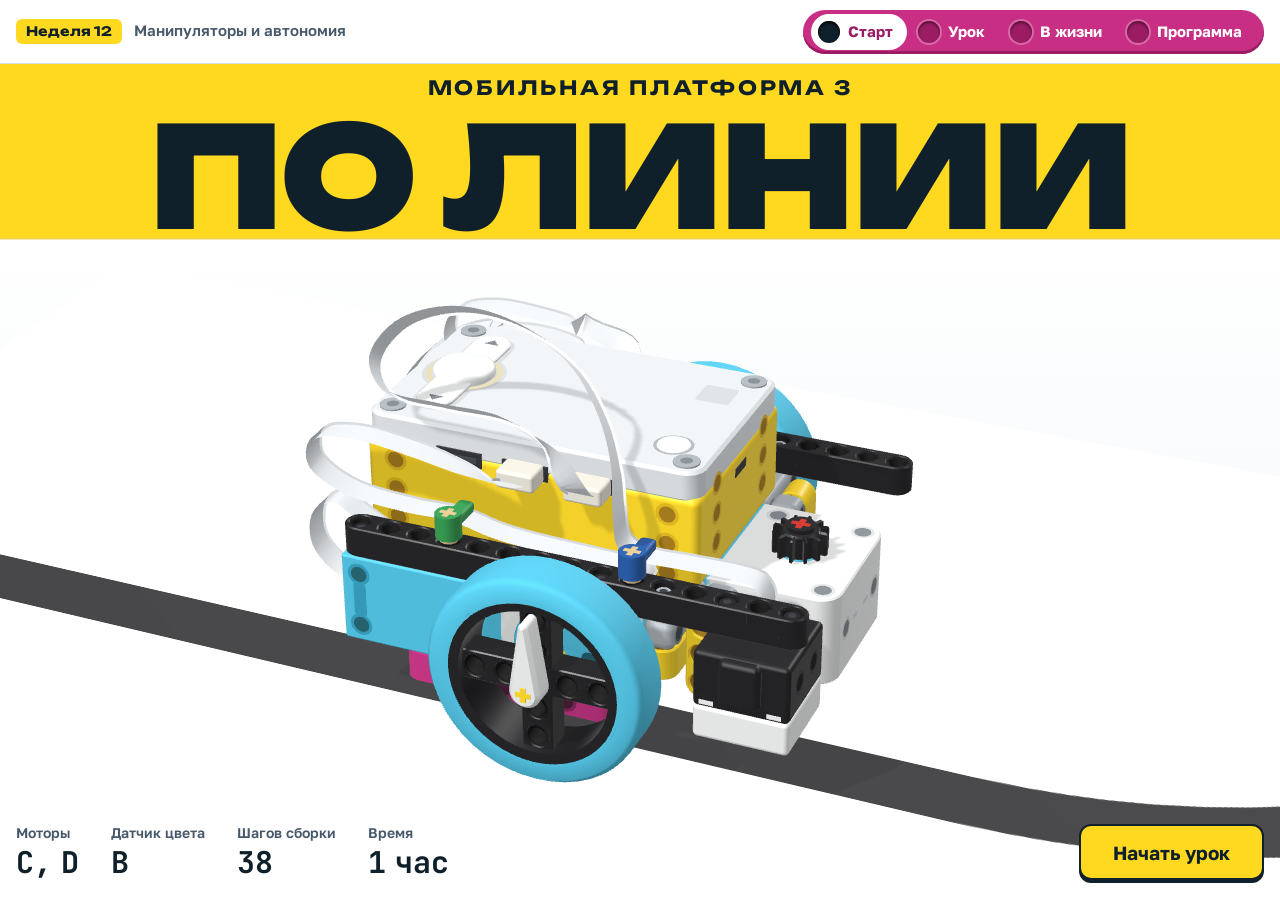
<file: index.html>
<!doctype html>
<html lang="ru">
<head>
<meta charset="utf-8">
<meta name="viewport" content="width=device-width, initial-scale=1, viewport-fit=cover">
<title>По линии</title>
<meta name="claude:viewport-fit-sides" content="cover">
<link rel="preconnect" href="https://fonts.googleapis.com">
<link rel="preconnect" href="https://fonts.gstatic.com" crossorigin>
<link rel="stylesheet" href="css/style.css">
<link rel="stylesheet" href="css/start.css">
<link rel="stylesheet" href="css/lesson.css">
<link rel="stylesheet" href="css/examples.css">
<link rel="stylesheet" href="css/blocks.css">
<link rel="stylesheet" href="css/program.css">
</head>
<body>
<header class="topbar">
  <a class="topbar__brand" href="#start" aria-label="По линии, на старт">
    <span class="topbar__week">Неделя 12</span>
    <span class="topbar__topic">Манипуляторы и автономия</span>
  </a>
  <nav class="beam" aria-label="Разделы урока">
    <a class="beam__stop" href="#start" data-view="start"><span class="beam__hole"></span><span class="beam__label">Старт</span></a>
    <a class="beam__stop" href="#lesson" data-view="lesson"><span class="beam__hole"></span><span class="beam__label">Урок</span></a>
    <a class="beam__stop" href="#examples" data-view="examples"><span class="beam__hole"></span><span class="beam__label">В жизни</span></a>
    <a class="beam__stop" href="#program" data-view="program"><span class="beam__hole"></span><span class="beam__label">Программа</span></a>
  </nav>
</header>
<main>
<section id="view-start" class="view" aria-label="Старт">
<div class="hero">
  <p class="hero__kicker">Мобильная платформа 3</p>
  <h1 class="hero__title">По линии</h1>
  <div class="hero__stage" role="img" aria-label="Трёхмерная модель «Мобильная платформа 3» из набора LEGO SPIKE Prime: хаб, два колеса и датчик цвета, который смотрит вниз на чёрную линию. Её можно вращать мышью или пальцем."></div>
  <div class="hero__foot">
    <dl class="hero__specs">
      <div><dt>Моторы</dt><dd>C, D</dd></div>
      <div><dt>Датчик цвета</dt><dd>B</dd></div>
      <div><dt>Шагов сборки</dt><dd>38</dd></div>
      <div><dt>Время</dt><dd>1 час</dd></div>
    </dl>
    <a class="btn btn--primary hero__go" href="#lesson">Начать урок</a>
  </div>
</div>

</section>
<section id="view-lesson" class="view" aria-label="Урок" hidden>
<div class="les">

<svg class="les-defs" aria-hidden="true">
  <symbol id="les-ico-colour" viewBox="0 0 48 48"><rect x="6" y="6" width="36" height="36" rx="5" fill="#fff" stroke="currentColor" stroke-width="1.5"/><circle cx="24" cy="24" r="13.5" fill="none" stroke="currentColor" stroke-width="2"/><circle cx="24" cy="24" r="9.5" fill="currentColor"/></symbol>
  <symbol id="les-ico-move" viewBox="0 0 48 48"><circle cx="17" cy="24" r="14.5" fill="#fff" stroke="currentColor" stroke-width="1.5"/><circle cx="31" cy="24" r="14.5" fill="#fff" stroke="currentColor" stroke-width="1.5"/><circle cx="17" cy="24" r="5" fill="currentColor"/><circle cx="31" cy="24" r="5" fill="currentColor"/></symbol>
  <symbol id="les-ico-play" viewBox="0 0 48 48"><path d="M17 13 35 24 17 35z" fill="#fff" stroke="#fff" stroke-width="3.5" stroke-linejoin="round"/></symbol>
  <!-- Week 9's Роборука from the side: hub, frame, motor, two fingers with tyres. -->
  <symbol id="les-pic-arm" viewBox="0 0 230 92">
    <rect x="6" y="22" width="66" height="48" rx="5" fill="#eceded" stroke="#10202a" stroke-width="2"/>
    <rect x="6" y="22" width="66" height="9" rx="4" fill="#fed920"/>
    <circle cx="20" cy="50" r="5" fill="#fff" stroke="#c92e85" stroke-width="3"/>
    <circle cx="60" cy="52" r="7" fill="#fff" stroke="#10202a" stroke-width="2"/>
    <rect x="79" y="25" width="60" height="42" rx="5" fill="none" stroke="#c92e85" stroke-width="9"/>
    <rect x="143" y="33" width="20" height="26" rx="3" fill="#01adc4"/>
    <rect x="161" y="35" width="13" height="22" rx="3" fill="#eceded" stroke="#10202a" stroke-width="2"/>
    <path d="M172 40l26-26M172 52l26 26" stroke="#16151a" stroke-width="7" fill="none"/>
    <circle cx="207" cy="14" r="10" fill="#16151a"/>
    <circle cx="207" cy="78" r="10" fill="#16151a"/>
  </symbol>
  <!-- #les-bot, the robot seen from above, is drawn by js/lesson.js from the model's own sizes. -->
</svg>

<header class="les-head">
  <div>
    <p class="les-head__kicker">Урок: движение по чёрной линии. Датчик цвета</p>
    <h1>Манипуля&shy;торы и автономия</h1>
  </div>
  <div class="les-head__mid">
    <p class="les-head__goal"><b>Цель</b> Изучение работы датчика цвета в режиме отражённого света. Написание алгоритма движения по линии.</p>
    <dl class="les-head__facts">
      <div><dt>Время</dt><dd>1 час</dd></div>
      <div><dt>Вид работы</dt><dd>Сборка и разборка</dd></div>
      <div><dt>Неделя</dt><dd>12</dd></div>
    </dl>
  </div>
  <nav class="les-route" aria-labelledby="les-route-title">
    <h2 id="les-route-title">Что узнаем</h2>
    <ol>
      <li><button type="button" data-to="les-was">Что уже умеем</button></li>
      <li><button type="button" data-to="les-bot">Наш робот</button></li>
      <li><button type="button" data-to="les-see">Что видит датчик</button></li>
      <li><button type="button" data-to="les-thr">Порог</button></li>
      <li><button type="button" data-to="les-edge">По краю линии</button></li>
      <li><button type="button" data-to="les-code">Программа</button></li>
      <li><button type="button" data-to="les-tune">Настройка</button></li>
      <li><button type="button" data-to="les-smooth">Плавнее</button></li>
      <li><button type="button" data-to="les-build">Сборка и разборка</button></li>
      <li><button type="button" data-to="les-quiz">Мини-тест</button></li>
    </ol>
  </nav>
</header>

<section class="les-sec les-was" id="les-was" aria-labelledby="les-was-title">
  <div>
    <h2 id="les-was-title">Что мы уже умеем</h2>
    <p class="les-lead">Платформу на колёсах мы уже собирали и учили ездить. Сегодня у неё появится глаз, который смотрит вниз.</p>
  </div>
  <div class="les-vs">
    <article class="les-vs__col">
      <svg class="les-vs__pic" viewBox="0 0 240 130" aria-hidden="true">
        <rect x="96" y="20" width="100" height="90" rx="10" fill="none" stroke="#c92e85" stroke-width="4" stroke-dasharray="2 10" stroke-linecap="round"/>
        <path d="M96 34l-8 13h16z" fill="#c92e85"/>
        <use href="#les-bot" x="69" y="56" width="54" height="48"/>
      </svg>
      <h3><span>Недели 2–3</span> Едет по маршруту</h3>
      <dl>
        <div><dt>Что умел робот</dt><dd>«Мобильная платформа 1» проезжала квадрат и плюс.</dd></div>
        <div><dt>Как он решал, куда ехать</dt><dd>Никак. В программе всё записано заранее: столько-то оборотов вперёд, потом поворот. Дороги робот не видел.</dd></div>
      </dl>
    </article>
    <article class="les-vs__col">
      <svg class="les-vs__pic" viewBox="0 0 240 130" aria-hidden="true">
        <g transform="translate(66 65) rotate(90)"><use href="#les-bot" x="-27" y="-24" width="54" height="48"/></g>
        <path d="M108 51a22 22 0 0 1 0 28M120 43a36 36 0 0 1 0 44M132 35a50 50 0 0 1 0 60" fill="none" stroke="#00adc4" stroke-width="4" stroke-linecap="round"/>
        <rect x="158" y="34" width="40" height="62" rx="4" fill="#fed920" stroke="#10202a" stroke-width="2.5"/>
        <rect x="208" y="34" width="20" height="18" rx="3" fill="#ff000c"/>
        <rect x="208" y="56" width="20" height="18" rx="3" fill="#00a845"/>
        <rect x="208" y="78" width="20" height="18" rx="3" fill="#0090f5"/>
      </svg>
      <h3><span>Недели 4–5</span> Встречает датчики</h3>
      <dl>
        <div><dt>Что умел робот</dt><dd>С датчиком расстояния объезжал препятствия, с датчиком цвета отвечал на цвета.</dd></div>
        <div><dt>Как он решал, куда ехать</dt><dd>Датчик замечал препятствие или цвет, и программа меняла движение.</dd></div>
      </dl>
    </article>
    <article class="les-vs__col">
      <svg class="les-vs__pic" viewBox="0 0 230 92" aria-hidden="true"><use href="#les-pic-arm"/></svg>
      <h3><span>Недели 9–11</span> Берёт предметы</h3>
      <dl>
        <div><dt>Что умел робот</dt><dd>Роборука, Захваты и Кисть стояли на месте и сжимали пальцы.</dd></div>
        <div><dt>Как он решал, когда сжать</dt><dd>Это подсказывали кнопка и датчики.</dd></div>
      </dl>
    </article>
    <article class="les-vs__col les-vs__col--now">
      <svg class="les-vs__pic" viewBox="0 0 240 130" aria-hidden="true">
        <path d="M125 130V64C125 30 152 30 162 0" fill="none" stroke="#16151a" stroke-width="7.5"/>
        <use href="#les-bot" x="87" y="46" width="54" height="48"/>
        <circle cx="129" cy="52" r="6" fill="none" stroke="#fed920" stroke-width="3"/>
      </svg>
      <h3><span>Неделя 12, сегодня</span> Едет по линии</h3>
      <dl>
        <div><dt>Что умеет робот</dt><dd>«Мобильная платформа 3» сама едет вдоль чёрной линии.</dd></div>
        <div><dt>Как он решает, куда ехать</dt><dd>Датчик цвета смотрит в пол и видит линию. Программа всё время подправляет колёса.</dd></div>
      </dl>
    </article>
  </div>
  <p class="les-sum"><b>Автономия на колёсах.</b> Робот едет сам, а ведёт его датчик. Мы пишем правило, а куда повернуть в каждый момент, решает программа.</p>
</section>

<section class="les-sec les-bot" id="les-bot" aria-labelledby="les-bot-title">
  <div>
    <h2 id="les-bot-title">Наш робот</h2>
    <p class="les-lead">Это «Мобильная платформа 3» из приложения SPIKE. Нажми на часть: она останется яркой, а всё остальное побледнеет. Модель можно вращать.</p>
  </div>
  <div class="les-bot__bench">
    <div class="les-bot__stage" id="les-bot-stage" role="img" aria-label="Трёхмерная модель робота на белом листе с чёрной линией. Её можно вращать."></div>
    <div class="les-bot__panel">
      <div class="les-parts" id="les-parts" role="group" aria-label="Части робота"></div>
      <div class="les-part" aria-live="polite">
        <h3 id="les-part-name">Весь робот</h3>
        <p id="les-part-role">Хаб, три мотора, два колеса и датчик цвета. Перёд у робота там, где датчик.</p>
      </div>
    </div>
  </div>
  <div class="les-bot__more">
    <div class="les-bot__ports">
      <h3>Порты</h3>
      <table class="les-tab les-ptab">
        <thead><tr><th scope="col">Порт</th><th scope="col">Что подключено</th><th scope="col">Зачем</th></tr></thead>
        <tbody>
          <tr><th scope="row"><button type="button" class="les-port" data-part="wheelL" aria-label="Порт C: показать левое колесо">C</button></th><td>Средний мотор</td><td>Крутит левое колесо</td></tr>
          <tr><th scope="row"><button type="button" class="les-port" data-part="wheelR" aria-label="Порт D: показать правое колесо">D</button></th><td>Средний мотор</td><td>Крутит правое колесо</td></tr>
          <tr><th scope="row"><button type="button" class="les-port" data-part="tool" aria-label="Порт E: показать большой мотор">E</button></th><td>Большой мотор</td><td>Крутит шестерню для инструментов. Сегодня не нужен</td></tr>
          <tr><th scope="row"><button type="button" class="les-port" data-part="sensor" aria-label="Порт B: показать датчик цвета">B</button></th><td>Датчик цвета</td><td>Смотрит вниз и видит линию</td></tr>
        </tbody>
      </table>
      <p class="les-bot__free">Порты A и F свободны.</p>
    </div>
    <figure class="les-plan">
      <div id="les-plan"></div>
      <figcaption><b>Вид сверху.</b> Порты A, C и E на левом боку хаба, B, D и F на правом. Буквы на роботе показывают, что куда подключено.</figcaption>
    </figure>
    <div class="les-bot__new">
      <h3>Где датчик</h3>
      <p>Датчик цвета висит под правой чёрной балкой, спереди. Глазок смотрит вниз, до пола около <span data-geo="h">16</span> мм. Он на <span data-geo="x">48</span> мм впереди оси колёс и на <span data-geo="z">40</span> мм правее середины робота.</p>
      <p>Когда робот поворачивает, датчик впереди колёс уходит вбок. Так колёса двигают его к линии и от неё.</p>
      <h3>Что нового</h3>
      <p>Платформу мы собирали на неделях 2–3, она называлась «Мобильная платформа 1». У «Мобильной платформы 3» та же основа и один новый модуль: датчик цвета.</p>
    </div>
  </div>
</section>

<section class="les-sec les-see" id="les-see" aria-labelledby="les-see-title">
  <div>
    <h2 id="les-see-title">Как датчик видит линию</h2>
    <p class="les-lead">Датчик светит вниз своим белым светом и измеряет, сколько света вернулось. Это режим отражённого света. Белая бумага возвращает почти весь свет, чёрная лента почти ничего.</p>
  </div>
  <figure class="les-see__fig">
    <svg class="les-see__svg" id="les-see-svg" viewBox="0 0 720 204" tabindex="0" role="slider" aria-label="Датчик цвета над полоской. Стрелки влево и вправо двигают его" aria-valuemin="0" aria-valuemax="100">
      <g id="les-see-strip"></g>
      <circle class="les-see__spot" id="les-see-spot" cy="146" r="12"/>
      <g id="les-see-head">
        <path class="les-see__grip" d="M-8 12l-9 7 9 7zM8 12l9 7-9 7z"/>
        <rect class="les-see__beam" x="-40" y="30" width="80" height="16" rx="8"/>
        <path class="les-see__holes" d="M-32 38h.01M-16 38h.01M0 38h.01M16 38h.01M32 38h.01"/>
        <rect class="les-see__body" x="-24" y="46" width="48" height="36" rx="4"/>
        <rect class="les-see__lens" x="-24" y="78" width="48" height="12" rx="3"/>
        <path class="les-see__cone" d="M-5 90h10l7 56h-24z"/>
        <path class="les-see__back" id="les-see-back"/>
        <path class="les-see__dim" d="M-38 90v32M-43 90h10M-43 122h10"/>
        <text class="les-see__dimtxt" x="-48" y="111"><tspan data-geo="h">16</tspan> мм</text>
      </g>
    </svg>
    <figcaption>Веди датчик вдоль полоски мышкой, пальцем или стрелками на клавиатуре. Жёлтое — свет датчика, розовая стрелка — свет, который вернулся. Найди место, где прибор показывает 50.</figcaption>
  </figure>
  <div class="les-see__out">
    <div class="les-mode">
      <p class="les-mode__name">Режим «отражённый свет»</p>
      <div class="les-prog" aria-hidden="true"><span class="blk blk--round blk--sensor"><svg class="blk__ico"><use href="#les-ico-colour"/></svg><span class="blk__pill">B</span>отражённый свет</span></div>
      <p class="les-mode__val"><output id="les-see-num">95</output> %</p>
      <div class="les-bar" id="les-see-bar"><i></i></div>
      <p class="les-mode__hint">Ответ — число от 0 до 100 %.</p>
    </div>
    <div class="les-mode">
      <p class="les-mode__name">Режим «цвет»</p>
      <div class="les-prog" aria-hidden="true"><span class="blk blk--round blk--sensor"><svg class="blk__ico"><use href="#les-ico-colour"/></svg><span class="blk__pill">B</span>цвет</span></div>
      <p class="les-mode__val les-mode__val--name"><i id="les-see-sw"></i><output id="les-see-name">белый</output></p>
      <p class="les-mode__hint">Ответ — название цвета или «нет цвета».</p>
    </div>
    <div class="les-see__text">
      <p class="les-see__note" id="les-see-note" aria-live="polite"></p>
      <p>Два режима, два вида ответа: название или число. Для линии нужнее число. По нему видно, насколько датчик заехал на линию.</p>
      <p class="les-small">Числа здесь такие же, как в нашем симуляторе: белое около 95 %, чёрное около 5 %. На настоящем поле они будут другими.</p>
    </div>
  </div>
  <dl class="les-specs">
    <div><dt>Свои огоньки</dt><dd>3 белых</dd></div>
    <div><dt>Измеряет</dt><dd>100 раз в секунду</dd></div>
    <div><dt>Лучше всего видит</dt><dd>с 16 мм</dd></div>
    <div><dt>Знает</dt><dd>8 цветов и «нет цвета»</dd></div>
  </dl>
</section>

<section class="les-sec les-thr" id="les-thr" aria-labelledby="les-thr-title">
  <div>
    <h2 id="les-thr-title">Порог</h2>
    <p class="les-lead">Порог — это число между «чёрным» и «белым». Показание меньше порога: под датчиком тёмное, линия. Больше порога: светлое, поле.</p>
  </div>
  <div class="les-thr__bench">
    <div class="les-thr__lab">
      <div class="les-scale" id="les-scale" role="img" aria-labelledby="les-thr-sum">
        <span class="les-scale__flag les-scale__flag--t"><b id="les-thr-t">50</b> порог</span>
        <div class="les-scale__bar"></div>
        <span class="les-scale__flag les-scale__flag--b"><b id="les-thr-bn">5</b> чёрное</span>
        <span class="les-scale__flag les-scale__flag--w"><b id="les-thr-wn">95</b> белое</span>
      </div>
      <p class="les-thr__sum" id="les-thr-sum" aria-live="polite"></p>
      <div class="les-thr__in">
        <label class="les-range">Датчик на чёрном: <output id="les-thr-bo">5</output> %<input type="range" id="les-thr-b" min="0" max="45" value="5"></label>
        <label class="les-range">Датчик на белом: <output id="les-thr-wo">95</output> %<input type="range" id="les-thr-w" min="55" max="100" value="95"></label>
      </div>
      <div class="les-thr__sets">
        <button type="button" class="btn" data-thr="5,95">Наш симулятор: 5 и 95</button>
        <button type="button" class="btn" data-thr="25,95">Старое поле: 25 и 95</button>
      </div>
    </div>
    <div class="les-thr__why">
      <h3>Калибровка</h3>
      <p>Показания зависят от света в комнате и от высоты датчика над полом. На одном старом поле для соревнований датчик показывал на чёрном около 25 %, а на белом около 95 %.</p>
      <p>Поэтому порог измеряют на своём поле: ставят датчик на белое, потом на чёрное, записывают два числа и берут середину. Это и есть калибровка.</p>
      <p class="les-try">Задание «Что видит датчик» на экране «Программа»: измерь белое, чёрное и границу, посчитай порог.</p>
    </div>
  </div>
</section>

<section class="les-sec les-edge" id="les-edge" aria-labelledby="les-edge-title">
  <div>
    <h2 id="les-edge-title">Едем по краю линии</h2>
    <p class="les-lead">У робота один датчик, и видит он одно пятнышко под собой. Поэтому робот едет не по середине линии, а по её краю.</p>
  </div>
  <div class="les-why">
    <figure>
      <svg viewBox="0 0 200 130" aria-hidden="true">
        <rect class="les-why__line" x="84" width="32" height="130"/>
        <path class="les-why__go" d="M92 66H50M108 66h42"/>
        <path class="les-why__tip" d="M50 58v16l-12-8zM150 58v16l12-8z"/>
        <circle class="les-why__ghost" cx="26" cy="66" r="11"/>
        <circle class="les-why__ghost" cx="174" cy="66" r="11"/>
        <circle class="les-why__eye" cx="100" cy="66" r="11"/>
        <text class="les-why__q" x="26" y="42">?</text>
        <text class="les-why__q" x="174" y="42">?</text>
      </svg>
      <figcaption><b>По середине не получится.</b> Пока датчик над линией, он видит чёрное, куда бы робот ни сместился. А когда съедет на белое, не узнает, с какой стороны осталась линия.</figcaption>
    </figure>
    <figure>
      <svg viewBox="0 0 200 130" aria-hidden="true">
        <rect class="les-why__line" x="84" width="32" height="130"/>
        <circle class="les-why__ghost" cx="106" cy="32" r="11"/>
        <circle class="les-why__ghost" cx="128" cy="100" r="11"/>
        <circle class="les-why__eye" cx="116" cy="66" r="11"/>
        <path class="les-why__go" d="M122 32h32M112 100H82"/>
        <path class="les-why__tip" d="M154 24v16l12-8zM82 92v16l-12-8z"/>
        <text class="les-why__lbl" x="42" y="37">темнее</text>
        <text class="les-why__lbl" x="170" y="105">светлее</text>
      </svg>
      <figcaption><b>По краю получится.</b> На краю датчик видит половину чёрного и половину белого. Стало темнее: робот заехал на линию. Стало светлее: он уходит от неё.</figcaption>
    </figure>
    <div class="les-rule">
      <h3>Правило</h3>
      <p class="les-rule__dark"><b>Темнее порога</b> Поворачивай вправо, к белому.</p>
      <p class="les-rule__light"><b>Светлее порога</b> Поворачивай влево, к линии.</p>
      <p class="les-small">Линия остаётся слева, датчик идёт по её правому краю. У правила всего два ответа, поэтому робот едет зигзагом. Инженеры называют такое правило релейным регулятором.</p>
    </div>
  </div>
  <div class="les-zig" id="les-zig">
    <figure class="les-zig__fig">
      <svg class="les-zig__svg" id="les-zig-svg" viewBox="-18 -26 30 40" role="img" aria-label="Вид сверху: робот едет вдоль правого края чёрной линии и виляет.">
        <g id="les-zig-world">
          <path class="les-zig__marks" d="M-17.4 -200V100"/>
          <path class="les-zig__line" id="les-zig-line"/>
          <polyline class="les-zig__trail" id="les-zig-trail"/>
          <g id="les-zig-bot">
            <use class="les-zig__bot" href="#les-bot" x="-7.2" y="-6.4" width="14.4" height="12.8"/>
            <circle class="les-zig__eye" id="les-zig-eye" r="0.6"/>
          </g>
        </g>
        <path class="les-zig__ruler" d="M-16 12h10M-16 11.3v1.4M-6 11.3v1.4"/>
        <text class="les-zig__rulertxt" x="-11" y="10.6">10 см</text>
      </svg>
      <figcaption>Вид сверху. Розовая линия — след датчика. Робот нарисован прозрачным, чтобы было видно линию под ним.</figcaption>
    </figure>
    <div class="les-zig__side">
      <div class="les-zig__read">
        <p class="les-mode__name">Датчик видит</p>
        <p class="les-mode__val"><output id="les-zig-num">50</output> %</p>
        <div class="les-bar les-bar--thr" id="les-zig-bar"><i></i></div>
        <p class="les-mode__hint">Розовая отметка — порог 50.</p>
      </div>
      <div class="les-prog les-zig__if" role="img" aria-label="Если B отражённый свет меньше 50 процентов, то начать движение вправо: 30, иначе начать движение влево: -30. Светится та ветка, которая работает сейчас.">
        <div class="blk-c blk--ctrl">
          <div class="blk-c__bar">если<span class="blk blk--bool blk--sensor"><svg class="blk__ico"><use href="#les-ico-colour"/></svg><span class="blk__pill">B</span>отражённый свет<span class="blk__dd">&lt;</span><span class="blk__num">50</span>%?</span>, то</div>
          <div class="blk-c__in"><div class="blk blk--move" id="les-zig-then"><svg class="blk__ico"><use href="#les-ico-move"/></svg>начать движение<span class="blk__num">вправо: 30</span></div></div>
          <div class="blk-c__bar">иначе</div>
          <div class="blk-c__in"><div class="blk blk--move" id="les-zig-else"><svg class="blk__ico"><use href="#les-ico-move"/></svg>начать движение<span class="blk__num">влево: -30</span></div></div>
          <div class="blk-c__bar blk-c__bar--end"></div>
        </div>
      </div>
      <p class="les-zig__say" id="les-zig-say"></p>
      <div class="les-zig__ctl">
        <button type="button" class="btn btn--primary" id="les-zig-play" aria-pressed="false">Пуск</button>
        <button type="button" class="btn" id="les-zig-slow" aria-pressed="false">Медленно</button>
      </div>
      <p class="les-small">Скорость 30 %, повороты 30 и −30: те же числа, что в программе ниже.</p>
    </div>
  </div>
</section>

<section class="les-sec les-code" id="les-code" aria-labelledby="les-code-title">
  <div>
    <h2 id="les-code-title">Программа</h2>
    <p class="les-lead">Правило из двух строк — это один блок «если … иначе» внутри блока «повторять всегда». Перед ними две настройки.</p>
  </div>
  <div class="les-code__bench">
    <div class="les-canvas">
      <div class="les-prog les-prog--big" role="img" aria-label="Когда запускается подпрограмма: установить моторы для движения C+D, установить скорость движения 30 процентов, повторять всегда: если B отражённый свет меньше 50 процентов, то начать движение вправо: 30, иначе начать движение влево: -30.">
        <div class="blk blk--hat blk--event"><svg class="blk__ico"><use href="#les-ico-play"/></svg>когда запускается подпрограмма</div>
        <div class="blk blk--move"><svg class="blk__ico"><use href="#les-ico-move"/></svg>установить моторы для движения<span class="blk__pill">C+D</span></div>
        <div class="blk blk--move"><svg class="blk__ico"><use href="#les-ico-move"/></svg>установить скорость движения<span class="blk__num">30</span>%</div>
        <div class="blk-c blk-c--loop blk--ctrl">
          <div class="blk-c__bar">повторять всегда</div>
          <div class="blk-c__in">
            <div class="blk-c blk--ctrl">
              <div class="blk-c__bar">если<span class="blk blk--bool blk--sensor"><svg class="blk__ico"><use href="#les-ico-colour"/></svg><span class="blk__pill">B</span>отражённый свет<span class="blk__dd">&lt;</span><span class="blk__num">50</span>%?</span>, то</div>
              <div class="blk-c__in"><div class="blk blk--move"><svg class="blk__ico"><use href="#les-ico-move"/></svg>начать движение<span class="blk__num">вправо: 30</span></div></div>
              <div class="blk-c__bar">иначе</div>
              <div class="blk-c__in"><div class="blk blk--move"><svg class="blk__ico"><use href="#les-ico-move"/></svg>начать движение<span class="blk__num">влево: -30</span></div></div>
              <div class="blk-c__bar blk-c__bar--end"></div>
            </div>
          </div>
          <div class="blk-c__bar blk-c__bar--end blk-c__bar--loop"></div>
        </div>
      </div>
    </div>
    <ol class="les-lines">
      <li class="is-event"><b>когда запускается подпрограмма</b> Программа начинает работу, когда её запустили.</li>
      <li class="is-move"><b>установить моторы для движения C+D</b> Первая буква — левый мотор, вторая — правый. В приложении там сначала стоит A+B: с ним наш робот не тронется с места.</li>
      <li class="is-move"><b>установить скорость движения 30 %</b> Небыстро. Чем выше скорость, тем труднее удержаться на повороте.</li>
      <li class="is-ctrl"><b>повторять всегда</b> Всё, что внутри, выполняется снова и снова, пока программу не остановят.</li>
      <li class="is-sensor"><b>B отражённый свет &lt; 50 %?</b> Вопрос датчику в порту B: под тобой темнее порога?</li>
      <li class="is-move"><b>то начать движение вправо: 30</b> Да, темно. Робот забирает вправо: правое колесо крутится медленнее левого.</li>
      <li class="is-move"><b>иначе начать движение влево: -30</b> Нет, светло. Робот забирает влево: теперь медленнее левое колесо.</li>
    </ol>
  </div>
  <div class="les-code__notes">
    <p><b>Блок «начать движение» не ждёт.</b> Он включает колёса, и программа сразу снова спрашивает датчик. Число в нём — поворот: от −100, влево, до 100, вправо. 0 — прямо. При 30 одно колесо крутится в два с половиной раза медленнее другого.</p>
    <div>
      <p><b>Как у LEGO.</b> В приложении SPIKE есть урок про линию: «Курсы», «К соревнованиям готовы!», «Учебное соревнование 3: Обнаружение линий». Первая программа в нём спрашивает не число, а название цвета, и повороты там круче: 50 и −50.</p>
      <div class="les-prog" role="img" aria-label="Условие: B цвет чёрный?"><span class="blk blk--bool blk--sensor"><svg class="blk__ico"><use href="#les-ico-colour"/></svg><span class="blk__pill">B</span>цвет<span class="blk__pill blk__pill--black" aria-hidden="true"></span>?</span></div>
      <p>Программа с отражённым светом дана там как подсказка, чтобы ехать быстрее. Наша программа — эта подсказка. Только у LEGO её запускает правая кнопка хаба, а у нас блок «когда запускается подпрограмма».</p>
    </div>
    <p class="les-try">Задание «Зигзаг по линии» на экране «Программа»: собери эту программу сам.</p>
  </div>
</section>

<section class="les-sec les-tune" id="les-tune" aria-labelledby="les-tune-title">
  <div>
    <h2 id="les-tune-title">Настройка</h2>
    <p class="les-lead">С первого раза робот редко едет хорошо. Смотри, что он делает, и меняй одно число за раз.</p>
  </div>
  <table class="les-tab les-fix">
    <thead><tr><th scope="col">Что делает робот</th><th scope="col">Что изменить</th></tr></thead>
    <tbody>
      <tr><th scope="row">Слетает с линии на повороте</th><td>Уменьши скорость. Или сделай поворот круче: например, 50 и −50.</td></tr>
      <tr><th scope="row">Сильно виляет</th><td>Сделай поворот мягче: например, 20 и −20. Но на крутом повороте линии такого руля может не хватить.</td></tr>
      <tr><th scope="row">Стоит на месте или едет назад</th><td>Проверь блок «установить моторы для движения». A+B: робот стоит. D+C: едет назад. Нужно C+D.</td></tr>
      <tr><th scope="row">Уходит от линии и кружит</th><td>Перепутаны стороны. На тёмном вправо, на светлом влево. Ставь робота так, чтобы датчик был на правом краю линии.</td></tr>
      <tr><th scope="row">Не замечает линию</th><td>В блоке датчика должен быть порт B. Измерь порог заново. Проверь высоту: датчик лучше всего видит с 16 мм.</td></tr>
    </tbody>
  </table>
  <p class="les-sum"><b>Скорость против точности.</b> Чем быстрее едет робот, тем труднее ему держаться линии. Хорошая настройка — самая быстрая, при которой он ещё не слетает.</p>
  <p class="les-try">Задание «Быстрее!» на экране «Программа»: подбери скорость и повороты для трассы с крутым поворотом.</p>
</section>

<section class="les-sec les-smooth" id="les-smooth" aria-labelledby="les-smooth-title">
  <div>
    <p class="les-star">Со звёздочкой</p>
    <h2 id="les-smooth-title">Плавнее</h2>
    <p class="les-lead">Зигзаг знает только два поворота. А можно поворачивать тем круче, чем дальше датчик ушёл от края линии.</p>
  </div>
  <div class="les-smooth__bench">
    <div class="les-smooth__left">
      <p class="les-formula">поворот = (порог − показание) × коэффициент</p>
      <div class="les-canvas">
        <div class="les-prog les-prog--big" role="img" aria-label="Повторять всегда: начать движение с поворотом, равным 50 минус B отражённый свет, умножить на 1.2.">
          <div class="blk-c blk-c--loop blk--ctrl">
            <div class="blk-c__bar">повторять всегда</div>
            <div class="blk-c__in">
              <div class="blk blk--move"><svg class="blk__ico"><use href="#les-ico-move"/></svg>начать движение<span class="blk blk--round blk--op"><span class="blk blk--round blk--op"><span class="blk__num">50</span>-<span class="blk blk--round blk--sensor"><svg class="blk__ico"><use href="#les-ico-colour"/></svg><span class="blk__pill">B</span>отражённый свет</span></span>*<span class="blk__num">1.2</span></span></div>
            </div>
            <div class="blk-c__bar blk-c__bar--end blk-c__bar--loop"></div>
          </div>
        </div>
      </div>
      <p class="les-small">На блоках приложения минус пишется «-», а умножение «*».</p>
    </div>
    <div class="les-smooth__right">
      <table class="les-tab les-calc">
        <thead><tr><th scope="col">Датчик видит</th><th scope="col">Считаем</th><th scope="col">Поворот</th></tr></thead>
        <tbody>
          <tr><th scope="row">20 %, заехал на линию</th><td>(50 − 20) × 1.2 = 36</td><td>вправо: 36</td></tr>
          <tr><th scope="row">50 %, точно на краю</th><td>(50 − 50) × 1.2 = 0</td><td>прямо: 0</td></tr>
          <tr><th scope="row">80 %, ушёл на белое</th><td>(50 − 80) × 1.2 = −36</td><td>влево: -36</td></tr>
        </tbody>
      </table>
      <p>На краю линии показание равно порогу, и робот едет прямо. Темнее порога: число больше нуля, поворот вправо, как в зигзаге. Чем дальше от края, тем круче поворот.</p>
      <p>Коэффициент подбирают опытом, у каждого робота он свой. Слишком маленький: робот поворачивает вяло и теряет линию. Слишком большой: робот снова виляет. Инженеры называют это правило пропорциональным регулятором.</p>
      <p class="les-try">Задание «Плавный руль» на экране «Программа».</p>
    </div>
  </div>
</section>

<section class="les-sec les-build" id="les-build" aria-labelledby="les-build-title">
  <div>
    <h2 id="les-build-title">Сборка и разборка</h2>
    <p class="les-lead">Инструкция в приложении SPIKE: «Модели», затем «Мобильная платформа 3». В ней две сборки: «Мобильная платформа», 34 шага, и «датчик цвета», 4 шага. Платформу мы уже собирали, сегодня новый только датчик.</p>
  </div>
  <div class="les-build__bench">
    <div class="les-build__stage" id="les-build-stage" role="img" aria-label="Трёхмерная модель на этапе сборки. Её можно вращать."></div>
    <div class="les-build__card" aria-live="polite">
      <p class="les-build__steps"><span id="les-stage-n"></span> <span id="les-stage-steps"></span></p>
      <h3 id="les-stage-title"></h3>
      <p id="les-stage-text"></p>
      <p class="les-build__parts"><b>Детали</b> <span id="les-stage-parts"></span></p>
      <div class="les-build__nav">
        <button type="button" class="btn" id="les-stage-prev" disabled>Назад</button>
        <button type="button" class="btn btn--primary" id="les-stage-next">Дальше</button>
      </div>
    </div>
  </div>
  <div>
    <ol class="les-rail" id="les-rail" aria-label="Этапы сборки, одно отверстие на шаг инструкции"></ol>
    <p class="les-rail__key"><span class="les-rail__base">Сборка «Мобильная платформа», шаги 1–34</span><span class="les-rail__new">Сборка «датчик цвета», шаги 1–4</span></p>
  </div>
  <div class="les-build__how">
    <p><b>Работаем в парах.</b> Один читает шаг и подаёт детали, второй собирает. После каждого этапа меняйтесь. В конце проверьте кабели.</p>
    <p class="les-ports"><span>Левое колесо <b>C</b></span><span>Правое колесо <b>D</b></span><span>Большой мотор <b>E</b></span><span>Датчик цвета <b>B</b></span></p>
  </div>
  <div class="les-build__take">
    <div>
      <p><b>Трасса для пробы.</b> Нужна толстая чёрная линия на белом: чёрная изолента на листе бумаги или линия, нарисованная на бумаге. Начните с прямой и плавных поворотов, крутые оставьте на потом.</p>
    </div>
    <div>
      <label class="les-range">Разобрать<input type="range" id="les-explode" min="0" max="100" value="0"></label>
      <p>В конце урока разберите модель и разложите детали по ячейкам: штифты к штифтам, балки к балкам. Кабели вынимайте из хаба за разъём, не тяните за провод.</p>
    </div>
  </div>
</section>

<section class="les-sec les-quiz" id="les-quiz" aria-labelledby="les-quiz-title">
  <div class="les-quiz__head">
    <h2 id="les-quiz-title">Мини-тест</h2>
    <p class="les-quiz__pins" id="les-quiz-pins" role="img"></p>
    <p class="les-quiz__last" id="les-quiz-last"></p>
  </div>
  <div class="les-quiz__box" id="les-quiz-box"></div>
</section>

<footer class="les-foot">
  <a class="btn btn--primary les-foot__next" href="#examples">Дальше: в жизни</a>
  <p>LEGO и SPIKE — товарные знаки LEGO Group. Это учебный материал учителя, он не связан с LEGO Group и не одобрен ею.</p>
</footer>

</div>

</section>
<section id="view-examples" class="view" aria-label="Примеры из жизни" hidden>
<div class="ex">
  <div class="ex__main">
    <div class="ex__stage" id="ex-stage">
      <span class="ex__grip" id="ex-grip"></span>
      <button type="button" class="ex__toggle" id="ex-toggle"><svg viewBox="0 0 24 24" aria-hidden="true"><path class="ex__ico-play" d="M7 4.5v15l13-7.5z"/><path class="ex__ico-pause" d="M6 4h4.5v16H6zM13.5 4H18v16h-4.5z"/></svg></button>
    </div>
    <div class="ex__time">
      <p class="ex__now" id="ex-now"></p>
      <ol class="ex__steps" id="ex-steps"></ol>
    </div>
  </div>
  <aside class="ex__side">
    <header class="ex__head">
      <h1>В жизни</h1>
      <p>Шесть машин, которые едут по линии</p>
    </header>
    <ul class="ex__list" id="ex-list"></ul>
    <dl class="ex__facts">
      <div><dt>Где</dt><dd id="ex-where"></dd></div>
      <div><dt>Что делает</dt><dd id="ex-does"></dd></div>
      <div><dt>Линия</dt><dd id="ex-how"></dd></div>
      <div><dt>Чем видит</dt><dd id="ex-sensors"></dd></div>
      <div><dt>Самостоятельность</dt><dd><span class="ex__levels" id="ex-levels"></span><span id="ex-auto"></span></dd></div>
    </dl>
    <p class="ex__common"><b>Что общего с нашим роботом</b><span id="ex-common"></span></p>
    <a class="btn btn--primary ex__next" href="#program">Дальше: программа</a>
  </aside>
</div>

</section>
<section id="view-program" class="view" aria-label="Программа" hidden>
<div class="prog" id="prog">
  <section class="prog__left" aria-label="Программа из блоков">
    <div class="tasks">
      <div class="tasks__tabs" id="task-tabs"></div>
      <p class="tasks__goal" id="task-goal"></p>
      <p class="tasks__hint" id="task-hint" hidden></p>
      <div class="probe" id="probe" hidden>
        <dl class="probe__cells">
          <div><dt>На белом</dt><dd id="probe-white">…</dd></div>
          <div><dt>На чёрном</dt><dd id="probe-black">…</dd></div>
          <div><dt>На границе</dt><dd id="probe-border">…</dd></div>
        </dl>
        <label class="probe__thr"><span>Порог</span><input id="probe-thr" type="number" min="0" max="100" step="1" inputmode="numeric" autocomplete="off"><span>%</span></label>
      </div>
      <table class="tasks__table" id="task-table" hidden></table>
      <div class="tasks__row">
        <p class="tasks__status" id="task-status" role="status"></p>
        <div class="tasks__acts">
          <button type="button" class="tasks__act" id="task-hint-btn" aria-expanded="false">Подсказка</button>
          <button type="button" class="tasks__act" id="task-solution">Показать решение</button>
          <button type="button" class="tasks__act" id="task-restart">Начать заново</button>
        </div>
      </div>
    </div>
    <div class="prog__ws">
      <div class="prog__blockly" id="prog-blockly"></div>
      <div class="prog__tools" id="prog-tools">
        <button type="button" data-tool="fit" aria-label="Показать все блоки" title="Показать все блоки">
          <svg viewBox="0 0 24 24" aria-hidden="true"><path d="M3 3l6 6m0-4.5V9H4.5M21 3l-6 6m0-4.5V9h4.5M3 21l6-6m0 4.5V15H4.5M21 21l-6-6m0 4.5V15h4.5"/></svg>
        </button>
        <button type="button" data-tool="out" aria-label="Уменьшить" title="Уменьшить">
          <svg viewBox="0 0 24 24" aria-hidden="true"><circle cx="10.5" cy="10.5" r="7.5"/><path d="M6.5 10.5h8M16 16l5.5 5.5"/></svg>
        </button>
        <button type="button" data-tool="in" aria-label="Увеличить" title="Увеличить">
          <svg viewBox="0 0 24 24" aria-hidden="true"><circle cx="10.5" cy="10.5" r="7.5"/><path d="M6.5 10.5h8M10.5 6.5v8M16 16l5.5 5.5"/></svg>
        </button>
        <span class="prog__toolgap"></span>
        <button type="button" data-tool="undo" aria-label="Отменить" title="Отменить">
          <svg viewBox="0 0 24 24" aria-hidden="true"><path d="M8.5 5 4 9.5 8.5 14M4.5 9.5H15a5.5 5.5 0 0 1 0 11h-3"/></svg>
        </button>
        <button type="button" data-tool="redo" aria-label="Вернуть" title="Вернуть">
          <svg viewBox="0 0 24 24" aria-hidden="true"><path d="M15.5 5 20 9.5 15.5 14M19.5 9.5H9a5.5 5.5 0 0 0 0 11h3"/></svg>
        </button>
      </div>
      <div class="prog__run">
        <button type="button" class="prog__round prog__round--stop" id="prog-stop" aria-label="Остановить программу" title="Остановить">
          <svg viewBox="0 0 24 24" aria-hidden="true"><rect x="5" y="5" width="14" height="14" rx="2"/></svg>
        </button>
        <button type="button" class="prog__round prog__round--play" id="prog-play" aria-label="Запустить программу" title="Запустить">
          <svg viewBox="0 0 24 24" aria-hidden="true"><path d="M7 4.2v15.6a1 1 0 0 0 1.5.86l12.4-7.8a1 1 0 0 0 0-1.72L8.5 3.34A1 1 0 0 0 7 4.2z"/></svg>
        </button>
      </div>
    </div>
  </section>

  <div class="prog__split" id="prog-split" role="separator" tabindex="0" aria-orientation="vertical" aria-label="Граница между блоками и полем. Стрелки влево и вправо двигают её."></div>

  <section class="prog__right" aria-label="Робот на поле">
    <div class="prog__stage" id="prog-stage">
      <div class="fieldbar" role="group" aria-label="Поле и робот">
        <button type="button" id="view-btn">Всё поле</button>
        <button type="button" id="trail-btn" aria-pressed="true">След</button>
        <button type="button" id="turn-left" class="fieldbar__turn" aria-label="Повернуть робота влево" title="Повернуть влево: стрелка ←">
          <svg viewBox="0 0 24 24" aria-hidden="true"><path d="M8.6 7.2A7 7 0 1 1 6 13.5M8.8 2.8v4.6H4.2"/></svg>
        </button>
        <button type="button" id="turn-right" class="fieldbar__turn" aria-label="Повернуть робота вправо" title="Повернуть вправо: стрелка →">
          <svg viewBox="0 0 24 24" aria-hidden="true"><path d="M15.4 7.2A7 7 0 1 0 18 13.5M15.2 2.8v4.6h4.6"/></svg>
        </button>
      </div>
      <button type="button" class="home" id="prog-home">
        <svg viewBox="0 0 24 24" aria-hidden="true"><path d="M4 11.5 12 4l8 7.5M6.5 10v9.5h11V10"/></svg>На старт
      </button>
    </div>
    <div class="hubp">
      <div class="hubp__hub">
        <div class="hubp__leds" id="hub-leds" role="img" aria-label="Экран хаба, 5 на 5 огней"></div>
        <div class="hubp__pill">
          <button type="button" id="hub-left" aria-label="Левая кнопка хаба"><svg viewBox="0 0 24 24" aria-hidden="true"><path d="M7 12l9-6v12z"/></svg></button>
          <button type="button" id="hub-center" class="hubp__center" aria-label="Центральная кнопка: запуск и остановка"></button>
          <button type="button" id="hub-right" aria-label="Правая кнопка хаба"><svg viewBox="0 0 24 24" aria-hidden="true"><path d="M17 12 8 6v12z"/></svg></button>
        </div>
      </div>
      <div class="lens">
        <p class="lens__name">Датчик цвета, порт B</p>
        <p class="lens__read"><b id="lens-pct">0</b> % <span class="lens__what">отражённый свет</span></p>
        <div class="lens__bar" aria-hidden="true"><i class="lens__mark"></i><i class="lens__needle" id="lens-needle"></i></div>
        <p class="lens__color"><i class="lens__swatch" id="lens-swatch"></i><span id="lens-color">белый</span> <span class="lens__what">цвет</span></p>
      </div>
      <div class="ports">
        <table class="ports__motors">
          <tr><td></td><th scope="col">угол</th><th scope="col">скорость</th><th scope="col">мощность</th></tr>
          <tr><th scope="row">C</th><td><b id="read-C-angle">0</b>°</td><td><b id="read-C-speed">0</b>%</td><td><b id="read-C-power">0</b>%</td></tr>
          <tr><th scope="row">D</th><td><b id="read-D-angle">0</b>°</td><td><b id="read-D-speed">0</b>%</td><td><b id="read-D-power">0</b>%</td></tr>
          <tr><th scope="row">E</th><td><b id="read-E-angle">0</b>°</td><td><b id="read-E-speed">0</b>%</td><td><b id="read-E-power">0</b>%</td></tr>
        </table>
        <dl class="ports__run">
          <div><dt>Время</dt><dd><b id="run-time">0,0</b> с</dd></div>
          <div><dt>Путь</dt><dd><b id="run-dist">0</b> см</dd></div>
          <div><dt>Круги</dt><dd><b id="run-laps">0</b></dd></div>
        </dl>
      </div>
    </div>
  </section>
</div>

</section>
</main>
<div id="toasts" class="toasts" role="status" aria-live="polite"></div>
<script src="vendor/three.min.js"></script>
<script src="vendor/three-addons.js"></script>
<script src="vendor/blockly/blockly_compressed_vertical.js"></script>
<script src="vendor/blockly/blocks_compressed.js"></script>
<script src="vendor/blockly/blocks_compressed_vertical.js"></script>
<script src="vendor/blockly/messages.js"></script>
<script src="vendor/blockly/msg_ru.js"></script>
<script src="js/core.js"></script>
<script src="js/robot.js"></script>
<script src="js/hero.js"></script>
<script src="js/lesson.js"></script>
<script src="js/scenes.js"></script>
<script src="js/examples.js"></script>
<script src="js/blocks.js"></script>
<script src="js/programs.js"></script>
<script src="js/vm.js"></script>
<script src="js/sim.js"></script>
<script src="js/program.js"></script>
<script>
RA.boot();
// Fonts load after the page works: a school network that hangs on Google must not hold up the lesson.
document.head.append(Object.assign(document.createElement('link'), { rel: 'stylesheet', href: 'https://fonts.googleapis.com/css2?family=Golos+Text:wght@400;500;600;700;800&family=JetBrains+Mono:wght@500;700&family=Unbounded:wght@500;700;900&display=swap' }));
</script>
</body>
</html>
</file>
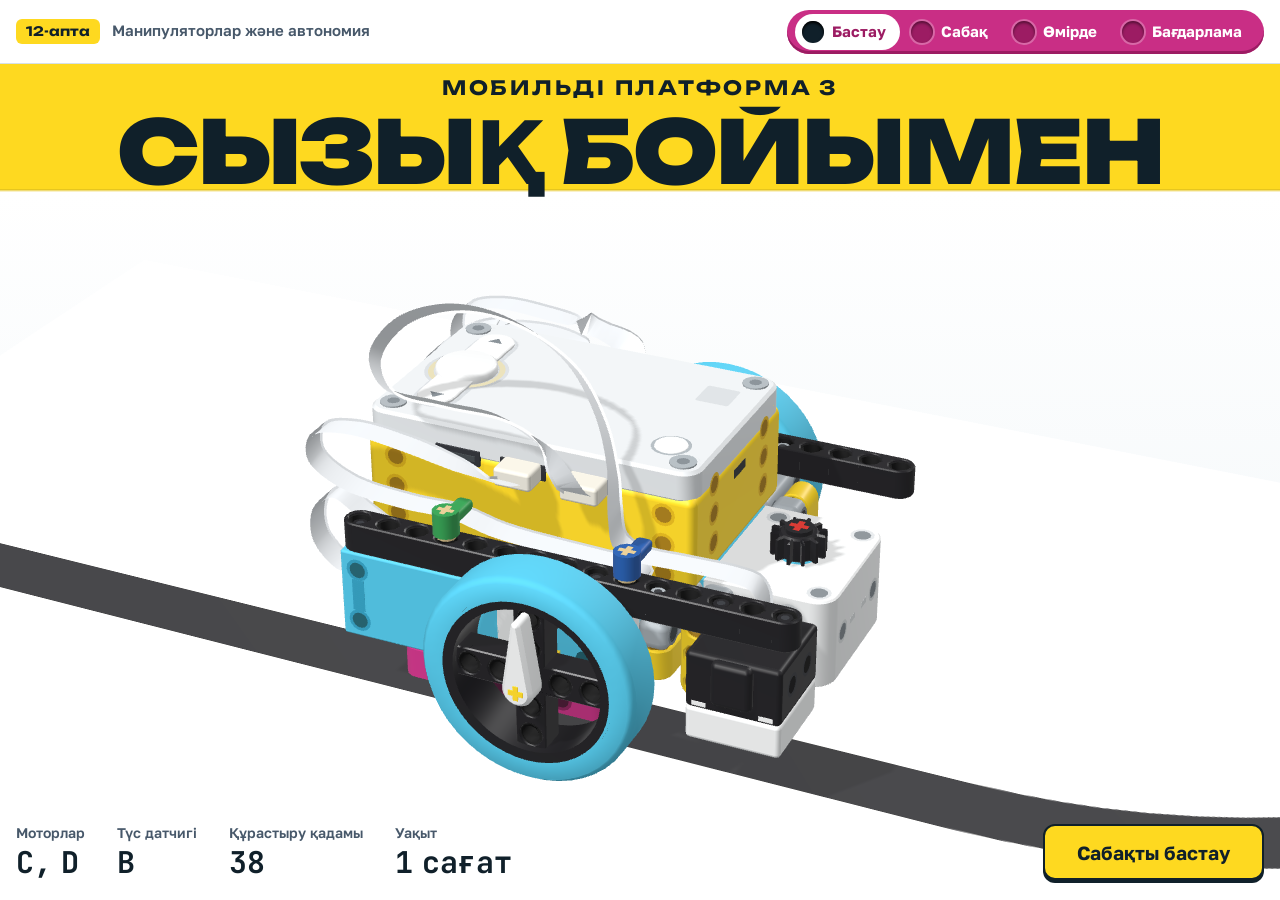
<file: kk/index.html>
<!doctype html>
<html lang="kk">
<head>
<meta charset="utf-8">
<meta name="viewport" content="width=device-width, initial-scale=1, viewport-fit=cover">
<title>Сызық бойымен</title>
<meta name="claude:viewport-fit-sides" content="cover">
<link rel="preconnect" href="https://fonts.googleapis.com">
<link rel="preconnect" href="https://fonts.gstatic.com" crossorigin>
<link rel="stylesheet" href="../css/style.css">
<link rel="stylesheet" href="../css/start.css">
<link rel="stylesheet" href="../css/lesson.css">
<link rel="stylesheet" href="../css/examples.css">
<link rel="stylesheet" href="../css/blocks.css">
<link rel="stylesheet" href="../css/program.css">
<style>.les-opt.is-right::after { content: "Дұрыс"; } .les-opt.is-wrong::after { content: "Сенің жауабың"; }
/* Kazakh words run longer: on a phone the lesson type may wrap. */
@media (max-width: 480px) { .les-head__facts dd { white-space: normal; } }
/* «Бағдарлама» is longer than «Программа»: on a 360 px phone its last letter would run off the nav beam. */
@media (max-width: 380px) { .beam__stop { padding: 0 5px 0 3px; gap: 4px; } }
/* «Сызық бойымен» is about 1.6 times as wide as «По линии»: the same share of the screen. */
.hero { --title: min(6.8vw, 13.6vh); }
/* Task names take two lines in Kazakh: they fit the 32 px tab at a slightly smaller size. */
.tasks__tab { font-size: 13px; line-height: 1.05; }</style>
</head>
<body>
<header class="topbar">
  <a class="topbar__brand" href="#start" aria-label="Сызық бойымен, бастау бетіне">
    <span class="topbar__week">12-апта</span>
    <span class="topbar__topic">Манипуляторлар және автономия</span>
  </a>
  <nav class="beam" aria-label="Сабақ бөлімдері">
    <a class="beam__stop" href="#start" data-view="start"><span class="beam__hole"></span><span class="beam__label">Бастау</span></a>
    <a class="beam__stop" href="#lesson" data-view="lesson"><span class="beam__hole"></span><span class="beam__label">Сабақ</span></a>
    <a class="beam__stop" href="#examples" data-view="examples"><span class="beam__hole"></span><span class="beam__label">Өмірде</span></a>
    <a class="beam__stop" href="#program" data-view="program"><span class="beam__hole"></span><span class="beam__label">Бағдарлама</span></a>
  </nav>
</header>
<main>
<section id="view-start" class="view" aria-label="Бастау">
<div class="hero">
  <p class="hero__kicker">Мобильді платформа 3</p>
  <h1 class="hero__title">Сызық бойымен</h1>
  <div class="hero__stage" role="img" aria-label="LEGO SPIKE Prime жиынтығынан «Мобильді платформа 3» үш өлшемді моделі: хаб, екі дөңгелек және қара сызыққа төмен қарап тұрған түс датчигі. Оны тінтуірмен немесе саусақпен айналдыруға болады."></div>
  <div class="hero__foot">
    <dl class="hero__specs">
      <div><dt>Моторлар</dt><dd>C, D</dd></div>
      <div><dt>Түс датчигі</dt><dd>B</dd></div>
      <div><dt>Құрастыру қадамы</dt><dd>38</dd></div>
      <div><dt>Уақыт</dt><dd>1&nbsp;сағат</dd></div>
    </dl>
    <a class="btn btn--primary hero__go" href="#lesson">Сабақты бастау</a>
  </div>
</div>

</section>
<section id="view-lesson" class="view" aria-label="Сабақ" hidden>
<div class="les">

<svg class="les-defs" aria-hidden="true">
  <symbol id="les-ico-colour" viewBox="0 0 48 48"><rect x="6" y="6" width="36" height="36" rx="5" fill="#fff" stroke="currentColor" stroke-width="1.5"/><circle cx="24" cy="24" r="13.5" fill="none" stroke="currentColor" stroke-width="2"/><circle cx="24" cy="24" r="9.5" fill="currentColor"/></symbol>
  <symbol id="les-ico-move" viewBox="0 0 48 48"><circle cx="17" cy="24" r="14.5" fill="#fff" stroke="currentColor" stroke-width="1.5"/><circle cx="31" cy="24" r="14.5" fill="#fff" stroke="currentColor" stroke-width="1.5"/><circle cx="17" cy="24" r="5" fill="currentColor"/><circle cx="31" cy="24" r="5" fill="currentColor"/></symbol>
  <symbol id="les-ico-play" viewBox="0 0 48 48"><path d="M17 13 35 24 17 35z" fill="#fff" stroke="#fff" stroke-width="3.5" stroke-linejoin="round"/></symbol>
  <!-- Week 9's Роборука from the side: hub, frame, motor, two fingers with tyres. -->
  <symbol id="les-pic-arm" viewBox="0 0 230 92">
    <rect x="6" y="22" width="66" height="48" rx="5" fill="#eceded" stroke="#10202a" stroke-width="2"/>
    <rect x="6" y="22" width="66" height="9" rx="4" fill="#fed920"/>
    <circle cx="20" cy="50" r="5" fill="#fff" stroke="#c92e85" stroke-width="3"/>
    <circle cx="60" cy="52" r="7" fill="#fff" stroke="#10202a" stroke-width="2"/>
    <rect x="79" y="25" width="60" height="42" rx="5" fill="none" stroke="#c92e85" stroke-width="9"/>
    <rect x="143" y="33" width="20" height="26" rx="3" fill="#01adc4"/>
    <rect x="161" y="35" width="13" height="22" rx="3" fill="#eceded" stroke="#10202a" stroke-width="2"/>
    <path d="M172 40l26-26M172 52l26 26" stroke="#16151a" stroke-width="7" fill="none"/>
    <circle cx="207" cy="14" r="10" fill="#16151a"/>
    <circle cx="207" cy="78" r="10" fill="#16151a"/>
  </symbol>
  <!-- #les-bot, the robot seen from above, is drawn by js/lesson.js from the model's own sizes. -->
</svg>

<header class="les-head">
  <div>
    <p class="les-head__kicker">Сабақ: қара сызық бойымен жүру. Түс датчигі</p>
    <h1>Манипулятор&shy;лар және автономия</h1>
  </div>
  <div class="les-head__mid">
    <p class="les-head__goal"><b>Мақсаты</b> Түс датчигінің шағылған жарық режиміндегі жұмысын зерттеу. Сызық бойымен жүру алгоритмін жазу.</p>
    <dl class="les-head__facts">
      <div><dt>Уақыты</dt><dd>1&nbsp;сағат</dd></div>
      <div><dt>Жұмыс түрі</dt><dd>Құрастыру және бөлшектеу</dd></div>
      <div><dt>Аптасы</dt><dd>12</dd></div>
    </dl>
  </div>
  <nav class="les-route" aria-labelledby="les-route-title">
    <h2 id="les-route-title">Нені үйренеміз</h2>
    <ol>
      <li><button type="button" data-to="les-was">Біз не білеміз</button></li>
      <li><button type="button" data-to="les-bot">Біздің робот</button></li>
      <li><button type="button" data-to="les-see">Датчик не көреді</button></li>
      <li><button type="button" data-to="les-thr">Шек</button></li>
      <li><button type="button" data-to="les-edge">Сызықтың шетімен</button></li>
      <li><button type="button" data-to="les-code">Бағдарлама</button></li>
      <li><button type="button" data-to="les-tune">Баптау</button></li>
      <li><button type="button" data-to="les-smooth">Жұмсағырақ</button></li>
      <li><button type="button" data-to="les-build">Құрастыру және бөлшектеу</button></li>
      <li><button type="button" data-to="les-quiz">Шағын тест</button></li>
    </ol>
  </nav>
</header>

<section class="les-sec les-was" id="les-was" aria-labelledby="les-was-title">
  <div>
    <h2 id="les-was-title">Біз не білеміз</h2>
    <p class="les-lead">Дөңгелекті платформаны біз бұрын құрастырып, жүруге үйреткенбіз. Бүгін оның төмен қарайтын көзі пайда болады.</p>
  </div>
  <div class="les-vs">
    <article class="les-vs__col">
      <svg class="les-vs__pic" viewBox="0 0 240 130" aria-hidden="true">
        <rect x="96" y="20" width="100" height="90" rx="10" fill="none" stroke="#c92e85" stroke-width="4" stroke-dasharray="2 10" stroke-linecap="round"/>
        <path d="M96 34l-8 13h16z" fill="#c92e85"/>
        <use href="#les-bot" x="69" y="56" width="54" height="48"/>
      </svg>
      <h3><span>2–3-апталар</span> Маршрут бойынша жүреді</h3>
      <dl>
        <div><dt>Робот не істей алды</dt><dd>«Мобильді платформа 1» шаршы мен плюс бойымен жүрді.</dd></div>
        <div><dt>Қайда жүретінін қалай шешті</dt><dd>Ешқалай. Бағдарламада бәрі алдын ала жазылған: алға пәлен айналым, сосын бұрылыс. Робот жолды көрмеді.</dd></div>
      </dl>
    </article>
    <article class="les-vs__col">
      <svg class="les-vs__pic" viewBox="0 0 240 130" aria-hidden="true">
        <g transform="translate(66 65) rotate(90)"><use href="#les-bot" x="-27" y="-24" width="54" height="48"/></g>
        <path d="M108 51a22 22 0 0 1 0 28M120 43a36 36 0 0 1 0 44M132 35a50 50 0 0 1 0 60" fill="none" stroke="#00adc4" stroke-width="4" stroke-linecap="round"/>
        <rect x="158" y="34" width="40" height="62" rx="4" fill="#fed920" stroke="#10202a" stroke-width="2.5"/>
        <rect x="208" y="34" width="20" height="18" rx="3" fill="#ff000c"/>
        <rect x="208" y="56" width="20" height="18" rx="3" fill="#00a845"/>
        <rect x="208" y="78" width="20" height="18" rx="3" fill="#0090f5"/>
      </svg>
      <h3><span>4–5-апталар</span> Датчиктермен танысады</h3>
      <dl>
        <div><dt>Робот не істей алды</dt><dd>Қашықтық датчигімен кедергілерді айналып өтті, түс датчигімен түстерге жауап берді.</dd></div>
        <div><dt>Қайда жүретінін қалай шешті</dt><dd>Датчик кедергіні немесе түсті байқады, сонда бағдарлама қозғалысты өзгертті.</dd></div>
      </dl>
    </article>
    <article class="les-vs__col">
      <svg class="les-vs__pic" viewBox="0 0 230 92" aria-hidden="true"><use href="#les-pic-arm"/></svg>
      <h3><span>9–11-апталар</span> Заттарды алады</h3>
      <dl>
        <div><dt>Робот не істей алды</dt><dd>Робот-қол, Қармауыштар және Қол басы бір орында тұрып, саусақтарын қысты.</dd></div>
        <div><dt>Қашан қысатынын қалай шешті</dt><dd>Мұны батырма мен датчиктер айтып тұрды.</dd></div>
      </dl>
    </article>
    <article class="les-vs__col les-vs__col--now">
      <svg class="les-vs__pic" viewBox="0 0 240 130" aria-hidden="true">
        <path d="M125 130V64C125 30 152 30 162 0" fill="none" stroke="#16151a" stroke-width="7.5"/>
        <use href="#les-bot" x="87" y="46" width="54" height="48"/>
        <circle cx="129" cy="52" r="6" fill="none" stroke="#fed920" stroke-width="3"/>
      </svg>
      <h3><span>12-апта, бүгін</span> Сызық бойымен жүреді</h3>
      <dl>
        <div><dt>Робот не істей алады</dt><dd>«Мобильді платформа 3» қара сызық бойымен өзі жүреді.</dd></div>
        <div><dt>Қайда жүретінін қалай шешеді</dt><dd>Түс датчигі еденге қарап, сызықты көреді. Бағдарлама дөңгелектерді үнемі түзетіп отырады.</dd></div>
      </dl>
    </article>
  </div>
  <p class="les-sum"><b>Дөңгелектегі автономия.</b> Робот өзі жүреді, ал оны датчик жетелейді. Біз ереже жазамыз, ал әр сәтте қайда бұрылатынын бағдарлама шешеді.</p>
</section>

<section class="les-sec les-bot" id="les-bot" aria-labelledby="les-bot-title">
  <div>
    <h2 id="les-bot-title">Біздің робот</h2>
    <p class="les-lead">Бұл — SPIKE қолданбасындағы «Мобильная платформа 3» моделі. Бөлікті бас: ол жарқын болып қалады, ал қалғанының бәрі бозарады. Модельді айналдыруға болады.</p>
  </div>
  <div class="les-bot__bench">
    <div class="les-bot__stage" id="les-bot-stage" role="img" aria-label="Қара сызығы бар ақ парақтағы роботтың үш өлшемді моделі. Оны айналдыруға болады."></div>
    <div class="les-bot__panel">
      <div class="les-parts" id="les-parts" role="group" aria-label="Роботтың бөліктері"></div>
      <div class="les-part" aria-live="polite">
        <h3 id="les-part-name">Бүкіл робот</h3>
        <p id="les-part-role">Хаб, үш мотор, екі дөңгелек және түс датчигі. Роботтың алдыңғы жағы — датчик тұрған жақ.</p>
      </div>
    </div>
  </div>
  <div class="les-bot__more">
    <div class="les-bot__ports">
      <h3>Порттар</h3>
      <table class="les-tab les-ptab">
        <thead><tr><th scope="col">Порт</th><th scope="col">Не қосылған</th><th scope="col">Не үшін</th></tr></thead>
        <tbody>
          <tr><th scope="row"><button type="button" class="les-port" data-part="wheelL" aria-label="C порты: сол дөңгелекті көрсету">C</button></th><td>Орташа мотор</td><td>Сол дөңгелекті айналдырады</td></tr>
          <tr><th scope="row"><button type="button" class="les-port" data-part="wheelR" aria-label="D порты: оң дөңгелекті көрсету">D</button></th><td>Орташа мотор</td><td>Оң дөңгелекті айналдырады</td></tr>
          <tr><th scope="row"><button type="button" class="les-port" data-part="tool" aria-label="E порты: үлкен моторды көрсету">E</button></th><td>Үлкен мотор</td><td>Құралдарға арналған тісті дөңгелекті айналдырады. Бүгін керек емес</td></tr>
          <tr><th scope="row"><button type="button" class="les-port" data-part="sensor" aria-label="B порты: түс датчигін көрсету">B</button></th><td>Түс датчигі</td><td>Төмен қарап, сызықты көреді</td></tr>
        </tbody>
      </table>
      <p class="les-bot__free">A және F порттары бос.</p>
    </div>
    <figure class="les-plan">
      <div id="les-plan"></div>
      <figcaption><b>Үстінен көрініс.</b> A, C және E порттары хабтың сол жағында, B, D және F порттары оң жағында. Роботтағы әріптер ненің қайда қосылғанын көрсетеді.</figcaption>
    </figure>
    <div class="les-bot__new">
      <h3>Датчик қайда</h3>
      <p>Түс датчигі алдыңғы жақта, оң жақтағы қара арқалықтың астында ілулі тұр. Оның көзі төмен қарайды, еденге дейін шамамен <span data-geo="h">16</span> мм. Ол дөңгелектер білігінен <span data-geo="x">48</span> мм алда және роботтың ортасынан <span data-geo="z">40</span> мм оң жақта.</p>
      <p>Робот бұрылғанда, дөңгелектердің алдындағы датчик бүйірге ауысады. Осылай дөңгелектер оны сызыққа жақындатады және сызықтан алыстатады.</p>
      <h3>Жаңасы не</h3>
      <p>Платформаны біз 2–3-апталарда құрастырдық, ол «Мобильная платформа 1» деп аталатын. «Мобильная платформа 3» моделінің негізі де сол, тек бір жаңа модуль қосылған: түс датчигі.</p>
    </div>
  </div>
</section>

<section class="les-sec les-see" id="les-see" aria-labelledby="les-see-title">
  <div>
    <h2 id="les-see-title">Датчик сызықты қалай көреді</h2>
    <p class="les-lead">Датчик төменге өзінің ақ жарығын түсіреді де, қанша жарық қайтып келгенін өлшейді. Бұл — шағылған жарық режимі. Ақ қағаз жарықтың бәрін дерлік қайтарады, ал қара таспа ештеңе қайтармайды дерлік.</p>
  </div>
  <figure class="les-see__fig">
    <svg class="les-see__svg" id="les-see-svg" viewBox="0 0 720 204" tabindex="0" role="slider" aria-label="Жолақ үстіндегі түс датчигі. Сол және оң нұсқарлар оны жылжытады" aria-valuemin="0" aria-valuemax="100">
      <g id="les-see-strip"></g>
      <circle class="les-see__spot" id="les-see-spot" cy="146" r="12"/>
      <g id="les-see-head">
        <path class="les-see__grip" d="M-8 12l-9 7 9 7zM8 12l9 7-9 7z"/>
        <rect class="les-see__beam" x="-40" y="30" width="80" height="16" rx="8"/>
        <path class="les-see__holes" d="M-32 38h.01M-16 38h.01M0 38h.01M16 38h.01M32 38h.01"/>
        <rect class="les-see__body" x="-24" y="46" width="48" height="36" rx="4"/>
        <rect class="les-see__lens" x="-24" y="78" width="48" height="12" rx="3"/>
        <path class="les-see__cone" d="M-5 90h10l7 56h-24z"/>
        <path class="les-see__back" id="les-see-back"/>
        <path class="les-see__dim" d="M-38 90v32M-43 90h10M-43 122h10"/>
        <text class="les-see__dimtxt" x="-48" y="111"><tspan data-geo="h">16</tspan> мм</text>
      </g>
    </svg>
    <figcaption>Датчикті жолақ бойымен тінтуірмен, саусақпен немесе пернетақтадағы нұсқарлармен жүргіз. Сары — датчиктің жарығы, қызғылт көрсеткі — қайтып келген жарық. Аспап 50 көрсететін жерді тап.</figcaption>
  </figure>
  <div class="les-see__out">
    <div class="les-mode">
      <p class="les-mode__name">«отражённый свет» режимі</p>
      <div class="les-prog" aria-hidden="true"><span class="blk blk--round blk--sensor"><svg class="blk__ico"><use href="#les-ico-colour"/></svg><span class="blk__pill">B</span>отражённый свет</span></div>
      <p class="les-mode__val"><output id="les-see-num">95</output> %</p>
      <div class="les-bar" id="les-see-bar"><i></i></div>
      <p class="les-mode__hint">Жауабы — 0-ден 100 %-ға дейінгі сан.</p>
    </div>
    <div class="les-mode">
      <p class="les-mode__name">«цвет» режимі</p>
      <div class="les-prog" aria-hidden="true"><span class="blk blk--round blk--sensor"><svg class="blk__ico"><use href="#les-ico-colour"/></svg><span class="blk__pill">B</span>цвет</span></div>
      <p class="les-mode__val les-mode__val--name"><i id="les-see-sw"></i><output id="les-see-name">ақ</output></p>
      <p class="les-mode__hint">Жауабы — түстің атауы немесе «түс жоқ».</p>
    </div>
    <div class="les-see__text">
      <p class="les-see__note" id="les-see-note" aria-live="polite"></p>
      <p>Екі режим, жауаптың екі түрі: атау немесе сан. Сызық үшін сан пайдалырақ. Сан датчиктің сызыққа қаншалықты кіргенін көрсетеді.</p>
      <p class="les-small">Мұндағы сандар біздің симулятордағыдай: ақ — шамамен 95 %, қара — шамамен 5 %. Нағыз алаңда олар басқаша болады.</p>
    </div>
  </div>
  <dl class="les-specs">
    <div><dt>Өз шамдары</dt><dd>3 ақ шам</dd></div>
    <div><dt>Өлшейді</dt><dd>секундына 100 рет</dd></div>
    <div><dt>Ең жақсы көреді</dt><dd>16 мм-ден</dd></div>
    <div><dt>Біледі</dt><dd>8 түс және «түс жоқ»</dd></div>
  </dl>
</section>

<section class="les-sec les-thr" id="les-thr" aria-labelledby="les-thr-title">
  <div>
    <h2 id="les-thr-title">Шек</h2>
    <p class="les-lead">Шек — «қара» мен «ақ» арасындағы сан. Көрсеткіш шектен аз: датчиктің астында күңгірт жер, яғни сызық. Шектен көп: ашық жер, яғни алаң.</p>
  </div>
  <div class="les-thr__bench">
    <div class="les-thr__lab">
      <div class="les-scale" id="les-scale" role="img" aria-labelledby="les-thr-sum">
        <span class="les-scale__flag les-scale__flag--t"><b id="les-thr-t">50</b> шек</span>
        <div class="les-scale__bar"></div>
        <span class="les-scale__flag les-scale__flag--b"><b id="les-thr-bn">5</b> қара</span>
        <span class="les-scale__flag les-scale__flag--w"><b id="les-thr-wn">95</b> ақ</span>
      </div>
      <p class="les-thr__sum" id="les-thr-sum" aria-live="polite"></p>
      <div class="les-thr__in">
        <label class="les-range">Датчик қара үстінде: <output id="les-thr-bo">5</output> %<input type="range" id="les-thr-b" min="0" max="45" value="5"></label>
        <label class="les-range">Датчик ақ үстінде: <output id="les-thr-wo">95</output> %<input type="range" id="les-thr-w" min="55" max="100" value="95"></label>
      </div>
      <div class="les-thr__sets">
        <button type="button" class="btn" data-thr="5,95">Біздің симулятор: 5 және 95</button>
        <button type="button" class="btn" data-thr="25,95">Ескі алаң: 25 және 95</button>
      </div>
    </div>
    <div class="les-thr__why">
      <h3>Калибрлеу</h3>
      <p>Көрсеткіштер бөлмедегі жарыққа және датчиктің еденнен биіктігіне байланысты. Жарысқа арналған бір ескі алаңда датчик қарада шамамен 25 %, ал ақта шамамен 95 % көрсетті.</p>
      <p>Сондықтан шекті өз алаңында өлшейді: датчикті алдымен ақ жерге, сосын қара жерге қояды, екі санды жазып алып, олардың ортасын алады. Калибрлеу деген — осы.</p>
      <p class="les-try">«Датчик не көреді» тапсырмасы «Бағдарлама» бетінде: ақ алаңды, қара сызықты және шекараны өлше, шекті есепте.</p>
    </div>
  </div>
</section>

<section class="les-sec les-edge" id="les-edge" aria-labelledby="les-edge-title">
  <div>
    <h2 id="les-edge-title">Сызықтың шетімен жүреміз</h2>
    <p class="les-lead">Роботта бір ғана датчик бар, ол өз астындағы кішкентай бір дақты көреді. Сондықтан робот сызықтың ортасымен емес, шетімен жүреді.</p>
  </div>
  <div class="les-why">
    <figure>
      <svg viewBox="0 0 200 130" aria-hidden="true">
        <rect class="les-why__line" x="84" width="32" height="130"/>
        <path class="les-why__go" d="M92 66H50M108 66h42"/>
        <path class="les-why__tip" d="M50 58v16l-12-8zM150 58v16l12-8z"/>
        <circle class="les-why__ghost" cx="26" cy="66" r="11"/>
        <circle class="les-why__ghost" cx="174" cy="66" r="11"/>
        <circle class="les-why__eye" cx="100" cy="66" r="11"/>
        <text class="les-why__q" x="26" y="42">?</text>
        <text class="les-why__q" x="174" y="42">?</text>
      </svg>
      <figcaption><b>Ортасымен жүре алмайды.</b> Датчик сызықтың үстінде тұрғанда, робот қай жаққа ығысса да, ол қараны көреді. Ал аққа шығып кетсе, сызықтың қай жақта қалғанын білмейді.</figcaption>
    </figure>
    <figure>
      <svg viewBox="0 0 200 130" aria-hidden="true">
        <rect class="les-why__line" x="84" width="32" height="130"/>
        <circle class="les-why__ghost" cx="106" cy="32" r="11"/>
        <circle class="les-why__ghost" cx="128" cy="100" r="11"/>
        <circle class="les-why__eye" cx="116" cy="66" r="11"/>
        <path class="les-why__go" d="M122 32h32M112 100H82"/>
        <path class="les-why__tip" d="M154 24v16l12-8zM82 92v16l-12-8z"/>
        <text class="les-why__lbl" x="42" y="37">күңгірт</text>
        <text class="les-why__lbl" x="170" y="105">ашық</text>
      </svg>
      <figcaption><b>Шетімен жүре алады.</b> Шетте датчик жартылай қараны, жартылай ақты көреді. Күңгірттеу болды: робот сызыққа кірді. Ашығырақ болды: ол сызықтан алыстап барады.</figcaption>
    </figure>
    <div class="les-rule">
      <h3>Ереже</h3>
      <p class="les-rule__dark"><b>Шектен күңгірттеу</b> Оңға, аққа қарай бұрыл.</p>
      <p class="les-rule__light"><b>Шектен ашығырақ</b> Солға, сызыққа қарай бұрыл.</p>
      <p class="les-small">Сызық сол жақта қалады, датчик оның оң жақ шетімен жүреді. Ереженің небәрі екі жауабы бар, сондықтан робот зигзагпен жүреді. Инженерлер мұндай ережені релелік реттегіш деп атайды.</p>
    </div>
  </div>
  <div class="les-zig" id="les-zig">
    <figure class="les-zig__fig">
      <svg class="les-zig__svg" id="les-zig-svg" viewBox="-18 -26 30 40" role="img" aria-label="Үстінен көрініс: робот қара сызықтың оң жақ шетімен ирелеңдеп жүреді.">
        <g id="les-zig-world">
          <path class="les-zig__marks" d="M-17.4 -200V100"/>
          <path class="les-zig__line" id="les-zig-line"/>
          <polyline class="les-zig__trail" id="les-zig-trail"/>
          <g id="les-zig-bot">
            <use class="les-zig__bot" href="#les-bot" x="-7.2" y="-6.4" width="14.4" height="12.8"/>
            <circle class="les-zig__eye" id="les-zig-eye" r="0.6"/>
          </g>
        </g>
        <path class="les-zig__ruler" d="M-16 12h10M-16 11.3v1.4M-6 11.3v1.4"/>
        <text class="les-zig__rulertxt" x="-11" y="10.6">10 см</text>
      </svg>
      <figcaption>Үстінен көрініс. Қызғылт сызық — датчиктің ізі. Астындағы сызық көрінсін деп, робот мөлдір етіп салынған.</figcaption>
    </figure>
    <div class="les-zig__side">
      <div class="les-zig__read">
        <p class="les-mode__name">Датчик көреді</p>
        <p class="les-mode__val"><output id="les-zig-num">50</output> %</p>
        <div class="les-bar les-bar--thr" id="les-zig-bar"><i></i></div>
        <p class="les-mode__hint">Қызғылт белгі — шек 50.</p>
      </div>
      <div class="les-prog les-zig__if" role="img" aria-label="Если B отражённый свет меньше 50 процентов, то начать движение вправо: 30, иначе начать движение влево: -30. Қазір жұмыс істеп тұрған тармақ жарқырайды.">
        <div class="blk-c blk--ctrl">
          <div class="blk-c__bar">если<span class="blk blk--bool blk--sensor"><svg class="blk__ico"><use href="#les-ico-colour"/></svg><span class="blk__pill">B</span>отражённый свет<span class="blk__dd">&lt;</span><span class="blk__num">50</span>%?</span>, то</div>
          <div class="blk-c__in"><div class="blk blk--move" id="les-zig-then"><svg class="blk__ico"><use href="#les-ico-move"/></svg>начать движение<span class="blk__num">вправо: 30</span></div></div>
          <div class="blk-c__bar">иначе</div>
          <div class="blk-c__in"><div class="blk blk--move" id="les-zig-else"><svg class="blk__ico"><use href="#les-ico-move"/></svg>начать движение<span class="blk__num">влево: -30</span></div></div>
          <div class="blk-c__bar blk-c__bar--end"></div>
        </div>
      </div>
      <p class="les-zig__say" id="les-zig-say"></p>
      <div class="les-zig__ctl">
        <button type="button" class="btn btn--primary" id="les-zig-play" aria-pressed="false">Іске қосу</button>
        <button type="button" class="btn" id="les-zig-slow" aria-pressed="false">Баяу</button>
      </div>
      <p class="les-small">Жылдамдық 30 %, бұрылыстар 30 және −30: төмендегі бағдарламадағы сандармен бірдей.</p>
    </div>
  </div>
</section>

<section class="les-sec les-code" id="les-code" aria-labelledby="les-code-title">
  <div>
    <h2 id="les-code-title">Бағдарлама</h2>
    <p class="les-lead">Екі жолдан тұратын ереже — бұл «повторять всегда» блогының ішіндегі бір «если … иначе» блогы. Олардың алдында екі баптау бар.</p>
  </div>
  <div class="les-code__bench">
    <div class="les-canvas">
      <div class="les-prog les-prog--big" role="img" aria-label="Когда запускается подпрограмма: установить моторы для движения C+D, установить скорость движения 30 процентов, повторять всегда: если B отражённый свет меньше 50 процентов, то начать движение вправо: 30, иначе начать движение влево: -30.">
        <div class="blk blk--hat blk--event"><svg class="blk__ico"><use href="#les-ico-play"/></svg>когда запускается подпрограмма</div>
        <div class="blk blk--move"><svg class="blk__ico"><use href="#les-ico-move"/></svg>установить моторы для движения<span class="blk__pill">C+D</span></div>
        <div class="blk blk--move"><svg class="blk__ico"><use href="#les-ico-move"/></svg>установить скорость движения<span class="blk__num">30</span>%</div>
        <div class="blk-c blk-c--loop blk--ctrl">
          <div class="blk-c__bar">повторять всегда</div>
          <div class="blk-c__in">
            <div class="blk-c blk--ctrl">
              <div class="blk-c__bar">если<span class="blk blk--bool blk--sensor"><svg class="blk__ico"><use href="#les-ico-colour"/></svg><span class="blk__pill">B</span>отражённый свет<span class="blk__dd">&lt;</span><span class="blk__num">50</span>%?</span>, то</div>
              <div class="blk-c__in"><div class="blk blk--move"><svg class="blk__ico"><use href="#les-ico-move"/></svg>начать движение<span class="blk__num">вправо: 30</span></div></div>
              <div class="blk-c__bar">иначе</div>
              <div class="blk-c__in"><div class="blk blk--move"><svg class="blk__ico"><use href="#les-ico-move"/></svg>начать движение<span class="blk__num">влево: -30</span></div></div>
              <div class="blk-c__bar blk-c__bar--end"></div>
            </div>
          </div>
          <div class="blk-c__bar blk-c__bar--end blk-c__bar--loop"></div>
        </div>
      </div>
    </div>
    <ol class="les-lines">
      <li class="is-event"><b>когда запускается подпрограмма</b> Бағдарламаны іске қосқанда, ол жұмысын бастайды.</li>
      <li class="is-move"><b>установить моторы для движения C+D</b> Бірінші әріп — сол мотор, екіншісі — оң мотор. Қолданбада бұл жерде алдымен A+B тұрады: онымен біздің робот орнынан қозғалмайды.</li>
      <li class="is-move"><b>установить скорость движения 30 %</b> Онша жылдам емес. Жылдамдық неғұрлым жоғары болса, бұрылыста сызықта қалу соғұрлым қиын.</li>
      <li class="is-ctrl"><b>повторять всегда</b> Ішіндегінің бәрі бағдарламаны тоқтатқанша қайта-қайта орындала береді.</li>
      <li class="is-sensor"><b>B отражённый свет &lt; 50 %?</b> B портындағы датчикке сұрақ: сенің астыңда шектен күңгірттеу ме?</li>
      <li class="is-move"><b>то начать движение вправо: 30</b> Иә, күңгірт. Робот оңға қарай бұрылады: оң дөңгелек сол дөңгелектен баяу айналады.</li>
      <li class="is-move"><b>иначе начать движение влево: -30</b> Жоқ, ашық. Робот солға қарай бұрылады: енді сол дөңгелек баяуырақ айналады.</li>
    </ol>
  </div>
  <div class="les-code__notes">
    <p><b>«начать движение» блогы күтпейді.</b> Ол дөңгелектерді іске қосады да, бағдарлама бірден датчиктен қайта сұрайды. Ондағы сан — бұрылыс: −100-ден (солға) 100-ге дейін (оңға). 0 — тура. 30 болғанда бір дөңгелек екіншісінен екі жарым есе баяу айналады.</p>
    <div>
      <p><b>LEGO-да қалай.</b> SPIKE қолданбасында сызық туралы сабақ бар: «Курсы», «К соревнованиям готовы!», «Учебное соревнование 3: Обнаружение линий». Ондағы бірінші бағдарлама санды емес, түстің атауын сұрайды, ал бұрылыстары күртірек: 50 және −50.</p>
      <div class="les-prog" role="img" aria-label="Шарт: B цвет чёрный?"><span class="blk blk--bool blk--sensor"><svg class="blk__ico"><use href="#les-ico-colour"/></svg><span class="blk__pill">B</span>цвет<span class="blk__pill blk__pill--black" aria-hidden="true"></span>?</span></div>
      <p>Шағылған жарықпен жұмыс істейтін бағдарлама онда жылдамырақ жүру үшін кеңес ретінде берілген. Біздің бағдарлама — сол кеңес. Тек LEGO-да оны хабтың оң жақ батырмасы іске қосады, ал бізде — «когда запускается подпрограмма» блогы.</p>
    </div>
    <p class="les-try">«Сызықпен зигзаг» тапсырмасы «Бағдарлама» бетінде: осы бағдарламаны өзің құрастыр.</p>
  </div>
</section>

<section class="les-sec les-tune" id="les-tune" aria-labelledby="les-tune-title">
  <div>
    <h2 id="les-tune-title">Баптау</h2>
    <p class="les-lead">Робот көбіне бірінші реттен жақсы жүрмейді. Оның не істеп жатқанын бақыла және әр жолы бір ғана санды өзгерт.</p>
  </div>
  <table class="les-tab les-fix">
    <thead><tr><th scope="col">Робот не істейді</th><th scope="col">Нені өзгерту керек</th></tr></thead>
    <tbody>
      <tr><th scope="row">Бұрылыста сызықтан шығып кетеді</th><td>Жылдамдықты азайт. Немесе бұрылысты күртірек жаса: мысалы, 50 және −50.</td></tr>
      <tr><th scope="row">Қатты ирелеңдейді</th><td>Бұрылысты жұмсағырақ жаса: мысалы, 20 және −20. Бірақ сызықтың күрт бұрылысында мұндай руль жетпеуі мүмкін.</td></tr>
      <tr><th scope="row">Орнында тұрады немесе артқа жүреді</th><td>«установить моторы для движения» блогын тексер. A+B: робот тұрады. D+C: артқа жүреді. C+D керек.</td></tr>
      <tr><th scope="row">Сызықтан алыстап, айналып жүреді</th><td>Жақтары шатасқан. Күңгіртте — оңға, ашықта — солға. Роботты датчик сызықтың оң жақ шетінде болатындай етіп қой.</td></tr>
      <tr><th scope="row">Сызықты байқамайды</th><td>Датчик блогында B порты тұруы керек. Шекті қайта өлше. Биіктікті тексер: датчик 16 мм биіктіктен ең жақсы көреді.</td></tr>
    </tbody>
  </table>
  <p class="les-sum"><b>Жылдамдық немесе дәлдік.</b> Робот неғұрлым жылдам жүрсе, оған сызықта қалу соғұрлым қиын. Жақсы баптау — робот сызықтан әлі шығып кетпейтін ең жылдам баптау.</p>
  <p class="les-try">«Тезірек!» тапсырмасы «Бағдарлама» бетінде: күрт бұрылысы бар трассаға жылдамдық пен бұрылыстарды таңда.</p>
</section>

<section class="les-sec les-smooth" id="les-smooth" aria-labelledby="les-smooth-title">
  <div>
    <p class="les-star">Жұлдызшалы</p>
    <h2 id="les-smooth-title">Жұмсағырақ</h2>
    <p class="les-lead">Зигзаг тек екі бұрылысты біледі. Ал датчик сызықтың шетінен неғұрлым алыс кетсе, соғұрлым күртірек бұрылуға болады.</p>
  </div>
  <div class="les-smooth__bench">
    <div class="les-smooth__left">
      <p class="les-formula">бұрылыс = (шек − көрсеткіш) × коэффициент</p>
      <div class="les-canvas">
        <div class="les-prog les-prog--big" role="img" aria-label="Повторять всегда: начать движение с поворотом, равным 50 минус B отражённый свет, умножить на 1.2.">
          <div class="blk-c blk-c--loop blk--ctrl">
            <div class="blk-c__bar">повторять всегда</div>
            <div class="blk-c__in">
              <div class="blk blk--move"><svg class="blk__ico"><use href="#les-ico-move"/></svg>начать движение<span class="blk blk--round blk--op"><span class="blk blk--round blk--op"><span class="blk__num">50</span>-<span class="blk blk--round blk--sensor"><svg class="blk__ico"><use href="#les-ico-colour"/></svg><span class="blk__pill">B</span>отражённый свет</span></span>*<span class="blk__num">1.2</span></span></div>
            </div>
            <div class="blk-c__bar blk-c__bar--end blk-c__bar--loop"></div>
          </div>
        </div>
      </div>
      <p class="les-small">Қолданбаның блоктарында минус «-», ал көбейту «*» деп жазылады.</p>
    </div>
    <div class="les-smooth__right">
      <table class="les-tab les-calc">
        <thead><tr><th scope="col">Датчик көреді</th><th scope="col">Есептейміз</th><th scope="col">Бұрылыс</th></tr></thead>
        <tbody>
          <tr><th scope="row">20 %, сызыққа кірді</th><td>(50 − 20) × 1.2 = 36</td><td>вправо: 36</td></tr>
          <tr><th scope="row">50 %, дәл шетінде</th><td>(50 − 50) × 1.2 = 0</td><td>прямо: 0</td></tr>
          <tr><th scope="row">80 %, аққа шығып кетті</th><td>(50 − 80) × 1.2 = −36</td><td>влево: -36</td></tr>
        </tbody>
      </table>
      <p>Сызықтың шетінде көрсеткіш шекке тең, сондықтан робот тура жүреді. Шектен күңгірттеу: сан нөлден үлкен, бұрылыс оңға, зигзагтағыдай. Шеттен неғұрлым алыс болса, бұрылыс соғұрлым күрт.</p>
      <p>Коэффициентті сынап көріп таңдайды, әр роботтың өз коэффициенті бар. Тым кіші: робот әлсіз бұрылады да, сызықты жоғалтады. Тым үлкен: робот қайтадан ирелеңдейді. Инженерлер бұл ережені пропорционал реттегіш деп атайды.</p>
      <p class="les-try">«Жұмсақ руль» тапсырмасы «Бағдарлама» бетінде.</p>
    </div>
  </div>
</section>

<section class="les-sec les-build" id="les-build" aria-labelledby="les-build-title">
  <div>
    <h2 id="les-build-title">Құрастыру және бөлшектеу</h2>
    <p class="les-lead">Нұсқаулық SPIKE қолданбасында: «Модели», сосын «Мобильная платформа 3». Онда екі құрастыру бар: «Мобильная платформа», 34 қадам, және «датчик цвета», 4 қадам. Платформаны біз бұрын құрастырғанбыз, бүгін тек датчик жаңа.</p>
  </div>
  <div class="les-build__bench">
    <div class="les-build__stage" id="les-build-stage" role="img" aria-label="Құрастыру кезеңіндегі үш өлшемді модель. Оны айналдыруға болады."></div>
    <div class="les-build__card" aria-live="polite">
      <p class="les-build__steps"><span id="les-stage-n"></span> <span id="les-stage-steps"></span></p>
      <h3 id="les-stage-title"></h3>
      <p id="les-stage-text"></p>
      <p class="les-build__parts"><b>Бөлшектер</b> <span id="les-stage-parts"></span></p>
      <div class="les-build__nav">
        <button type="button" class="btn" id="les-stage-prev" disabled>Артқа</button>
        <button type="button" class="btn btn--primary" id="les-stage-next">Әрі қарай</button>
      </div>
    </div>
  </div>
  <div>
    <ol class="les-rail" id="les-rail" aria-label="Құрастыру кезеңдері, нұсқаулықтың әр қадамына бір тесік"></ol>
    <p class="les-rail__key"><span class="les-rail__base">«Мобильная платформа» құрастыруы, 1–34-қадамдар</span><span class="les-rail__new">«датчик цвета» құрастыруы, 1–4-қадамдар</span></p>
  </div>
  <div class="les-build__how">
    <p><b>Жұппен жұмыс істейміз.</b> Біреуі қадамды оқып, бөлшектерді береді, екіншісі құрастырады. Әр кезеңнен кейін ауысыңдар. Соңында кабельдерді тексеріңдер.</p>
    <p class="les-ports"><span>Сол дөңгелек <b>C</b></span><span>Оң дөңгелек <b>D</b></span><span>Үлкен мотор <b>E</b></span><span>Түс датчигі <b>B</b></span></p>
  </div>
  <div class="les-build__take">
    <div>
      <p><b>Сынақ трассасы.</b> Ақ алаңда жуан қара сызық керек: қағаз парағына жапсырылған қара оқшаулағыш таспа немесе қағазға салынған сызық. Түзу сызықтан және жұмсақ бұрылыстардан бастаңдар, күрт бұрылыстарды кейінге қалдырыңдар.</p>
    </div>
    <div>
      <label class="les-range">Бөлшектеу<input type="range" id="les-explode" min="0" max="100" value="0"></label>
      <p>Сабақтың соңында модельді бөлшектеңдер де, бөлшектерді ұяшықтарға сұрыптап салыңдар: штифт — штифтке, арқалық — арқалыққа. Кабельдерді хабтан ұшынан ұстап суырыңдар, сымынан тартпаңдар.</p>
    </div>
  </div>
</section>

<section class="les-sec les-quiz" id="les-quiz" aria-labelledby="les-quiz-title">
  <div class="les-quiz__head">
    <h2 id="les-quiz-title">Шағын тест</h2>
    <p class="les-quiz__pins" id="les-quiz-pins" role="img"></p>
    <p class="les-quiz__last" id="les-quiz-last"></p>
  </div>
  <div class="les-quiz__box" id="les-quiz-box"></div>
</section>

<footer class="les-foot">
  <a class="btn btn--primary les-foot__next" href="#examples">Әрі қарай: өмірде</a>
  <p>LEGO және SPIKE — LEGO Group компаниясының тауар белгілері. Бұл — мұғалімнің оқу материалы, ол LEGO Group-пен байланысты емес және LEGO Group тарапынан мақұлданбаған.</p>
</footer>

</div>

</section>
<section id="view-examples" class="view" aria-label="Өмірден мысалдар" hidden>
<div class="ex">
  <div class="ex__main">
    <div class="ex__stage" id="ex-stage">
      <span class="ex__grip" id="ex-grip"></span>
      <button type="button" class="ex__toggle" id="ex-toggle"><svg viewBox="0 0 24 24" aria-hidden="true"><path class="ex__ico-play" d="M7 4.5v15l13-7.5z"/><path class="ex__ico-pause" d="M6 4h4.5v16H6zM13.5 4H18v16h-4.5z"/></svg></button>
    </div>
    <div class="ex__time">
      <p class="ex__now" id="ex-now"></p>
      <ol class="ex__steps" id="ex-steps"></ol>
    </div>
  </div>
  <aside class="ex__side">
    <header class="ex__head">
      <h1>Өмірде</h1>
      <p>Сызық бойымен жүретін алты машина</p>
    </header>
    <ul class="ex__list" id="ex-list"></ul>
    <dl class="ex__facts">
      <div><dt>Қайда</dt><dd id="ex-where"></dd></div>
      <div><dt>Жұмысы</dt><dd id="ex-does"></dd></div>
      <div><dt>Сызығы</dt><dd id="ex-how"></dd></div>
      <div><dt>Немен көреді</dt><dd id="ex-sensors"></dd></div>
      <div><dt>Дербестік</dt><dd><span class="ex__levels" id="ex-levels"></span><span id="ex-auto"></span></dd></div>
    </dl>
    <p class="ex__common"><b>Біздің роботпен ұқсастығы</b><span id="ex-common"></span></p>
    <a class="btn btn--primary ex__next" href="#program">Әрі қарай: бағдарлама</a>
  </aside>
</div>

</section>
<section id="view-program" class="view" aria-label="Бағдарлама" hidden>
<div class="prog" id="prog">
  <section class="prog__left" aria-label="Блоктардан құралған бағдарлама">
    <div class="tasks">
      <div class="tasks__tabs" id="task-tabs"></div>
      <p class="tasks__goal" id="task-goal"></p>
      <p class="tasks__hint" id="task-hint" hidden></p>
      <div class="probe" id="probe" hidden>
        <dl class="probe__cells">
          <div><dt>Ақ түсте</dt><dd id="probe-white">…</dd></div>
          <div><dt>Қара түсте</dt><dd id="probe-black">…</dd></div>
          <div><dt>Шекарада</dt><dd id="probe-border">…</dd></div>
        </dl>
        <label class="probe__thr"><span>Шек</span><input id="probe-thr" type="number" min="0" max="100" step="1" inputmode="numeric" autocomplete="off"><span>%</span></label>
      </div>
      <table class="tasks__table" id="task-table" hidden></table>
      <div class="tasks__row">
        <p class="tasks__status" id="task-status" role="status"></p>
        <div class="tasks__acts">
          <button type="button" class="tasks__act" id="task-hint-btn" aria-expanded="false">Кеңес</button>
          <button type="button" class="tasks__act" id="task-solution">Шешімін көрсету</button>
          <button type="button" class="tasks__act" id="task-restart">Қайтадан бастау</button>
        </div>
      </div>
    </div>
    <div class="prog__ws">
      <div class="prog__blockly" id="prog-blockly"></div>
      <div class="prog__tools" id="prog-tools">
        <button type="button" data-tool="fit" aria-label="Барлық блокты көрсету" title="Барлық блокты көрсету">
          <svg viewBox="0 0 24 24" aria-hidden="true"><path d="M3 3l6 6m0-4.5V9H4.5M21 3l-6 6m0-4.5V9h4.5M3 21l6-6m0 4.5V15H4.5M21 21l-6-6m0 4.5V15h4.5"/></svg>
        </button>
        <button type="button" data-tool="out" aria-label="Кішірейту" title="Кішірейту">
          <svg viewBox="0 0 24 24" aria-hidden="true"><circle cx="10.5" cy="10.5" r="7.5"/><path d="M6.5 10.5h8M16 16l5.5 5.5"/></svg>
        </button>
        <button type="button" data-tool="in" aria-label="Үлкейту" title="Үлкейту">
          <svg viewBox="0 0 24 24" aria-hidden="true"><circle cx="10.5" cy="10.5" r="7.5"/><path d="M6.5 10.5h8M10.5 6.5v8M16 16l5.5 5.5"/></svg>
        </button>
        <span class="prog__toolgap"></span>
        <button type="button" data-tool="undo" aria-label="Болдырмау" title="Болдырмау">
          <svg viewBox="0 0 24 24" aria-hidden="true"><path d="M8.5 5 4 9.5 8.5 14M4.5 9.5H15a5.5 5.5 0 0 1 0 11h-3"/></svg>
        </button>
        <button type="button" data-tool="redo" aria-label="Қайталау" title="Қайталау">
          <svg viewBox="0 0 24 24" aria-hidden="true"><path d="M15.5 5 20 9.5 15.5 14M19.5 9.5H9a5.5 5.5 0 0 0 0 11h3"/></svg>
        </button>
      </div>
      <div class="prog__run">
        <button type="button" class="prog__round prog__round--stop" id="prog-stop" aria-label="Бағдарламаны тоқтату" title="Тоқтату">
          <svg viewBox="0 0 24 24" aria-hidden="true"><rect x="5" y="5" width="14" height="14" rx="2"/></svg>
        </button>
        <button type="button" class="prog__round prog__round--play" id="prog-play" aria-label="Бағдарламаны іске қосу" title="Іске қосу">
          <svg viewBox="0 0 24 24" aria-hidden="true"><path d="M7 4.2v15.6a1 1 0 0 0 1.5.86l12.4-7.8a1 1 0 0 0 0-1.72L8.5 3.34A1 1 0 0 0 7 4.2z"/></svg>
        </button>
      </div>
    </div>
  </section>

  <div class="prog__split" id="prog-split" role="separator" tabindex="0" aria-orientation="vertical" aria-label="Блоктар мен алаң арасындағы шекара. Сол және оң нұсқар пернелері оны жылжытады."></div>

  <section class="prog__right" aria-label="Алаңдағы робот">
    <div class="prog__stage" id="prog-stage">
      <div class="fieldbar" role="group" aria-label="Алаң және робот">
        <button type="button" id="view-btn">Бүкіл алаң</button>
        <button type="button" id="trail-btn" aria-pressed="true">Із</button>
        <button type="button" id="turn-left" class="fieldbar__turn" aria-label="Роботты солға бұру" title="Солға бұру: ← нұсқары">
          <svg viewBox="0 0 24 24" aria-hidden="true"><path d="M8.6 7.2A7 7 0 1 1 6 13.5M8.8 2.8v4.6H4.2"/></svg>
        </button>
        <button type="button" id="turn-right" class="fieldbar__turn" aria-label="Роботты оңға бұру" title="Оңға бұру: → нұсқары">
          <svg viewBox="0 0 24 24" aria-hidden="true"><path d="M15.4 7.2A7 7 0 1 0 18 13.5M15.2 2.8v4.6h4.6"/></svg>
        </button>
      </div>
      <button type="button" class="home" id="prog-home">
        <svg viewBox="0 0 24 24" aria-hidden="true"><path d="M4 11.5 12 4l8 7.5M6.5 10v9.5h11V10"/></svg>Стартқа
      </button>
    </div>
    <div class="hubp">
      <div class="hubp__hub">
        <div class="hubp__leds" id="hub-leds" role="img" aria-label="Хаб экраны, 5 × 5 шам"></div>
        <div class="hubp__pill">
          <button type="button" id="hub-left" aria-label="Хабтың сол жақ батырмасы"><svg viewBox="0 0 24 24" aria-hidden="true"><path d="M7 12l9-6v12z"/></svg></button>
          <button type="button" id="hub-center" class="hubp__center" aria-label="Ортаңғы батырма: іске қосу және тоқтату"></button>
          <button type="button" id="hub-right" aria-label="Хабтың оң жақ батырмасы"><svg viewBox="0 0 24 24" aria-hidden="true"><path d="M17 12 8 6v12z"/></svg></button>
        </div>
      </div>
      <div class="lens">
        <p class="lens__name">Түс датчигі, B порты</p>
        <p class="lens__read"><b id="lens-pct">0</b> % <span class="lens__what">шағылған жарық</span></p>
        <div class="lens__bar" aria-hidden="true"><i class="lens__mark"></i><i class="lens__needle" id="lens-needle"></i></div>
        <p class="lens__color"><i class="lens__swatch" id="lens-swatch"></i><span id="lens-color">ақ</span> <span class="lens__what">түс</span></p>
      </div>
      <div class="ports">
        <table class="ports__motors">
          <tr><td></td><th scope="col">бұрыш</th><th scope="col">жылдамдық</th><th scope="col">қуат</th></tr>
          <tr><th scope="row">C</th><td><b id="read-C-angle">0</b>°</td><td><b id="read-C-speed">0</b>%</td><td><b id="read-C-power">0</b>%</td></tr>
          <tr><th scope="row">D</th><td><b id="read-D-angle">0</b>°</td><td><b id="read-D-speed">0</b>%</td><td><b id="read-D-power">0</b>%</td></tr>
          <tr><th scope="row">E</th><td><b id="read-E-angle">0</b>°</td><td><b id="read-E-speed">0</b>%</td><td><b id="read-E-power">0</b>%</td></tr>
        </table>
        <dl class="ports__run">
          <div><dt>Уақыт</dt><dd><b id="run-time">0,0</b> с</dd></div>
          <div><dt>Жол</dt><dd><b id="run-dist">0</b> см</dd></div>
          <div><dt>Айналым</dt><dd><b id="run-laps">0</b></dd></div>
        </dl>
      </div>
    </div>
  </section>
</div>

</section>
</main>
<div id="toasts" class="toasts" role="status" aria-live="polite"></div>
<script src="../vendor/three.min.js"></script>
<script src="../vendor/three-addons.js"></script>
<script src="../vendor/blockly/blockly_compressed_vertical.js"></script>
<script src="../vendor/blockly/blocks_compressed.js"></script>
<script src="../vendor/blockly/blocks_compressed_vertical.js"></script>
<script src="../vendor/blockly/messages.js"></script>
<script src="../vendor/blockly/msg_ru.js"></script>
<script src="js/core.js"></script>
<script src="js/robot.js"></script>
<script src="../js/hero.js"></script>
<script src="js/lesson.js"></script>
<script src="js/scenes.js"></script>
<script src="js/examples.js"></script>
<script src="../js/blocks.js"></script>
<script src="../js/programs.js"></script>
<script src="js/vm.js"></script>
<script src="js/sim.js"></script>
<script src="js/program.js"></script>
<script>
RA.boot();
// Fonts load after the page works: a school network that hangs on Google must not hold up the lesson.
document.head.append(Object.assign(document.createElement('link'), { rel: 'stylesheet', href: 'https://fonts.googleapis.com/css2?family=Golos+Text:wght@400;500;600;700;800&family=JetBrains+Mono:wght@500;700&family=Unbounded:wght@500;700;900&display=swap' }));
</script>
</body>
</html>
</file>
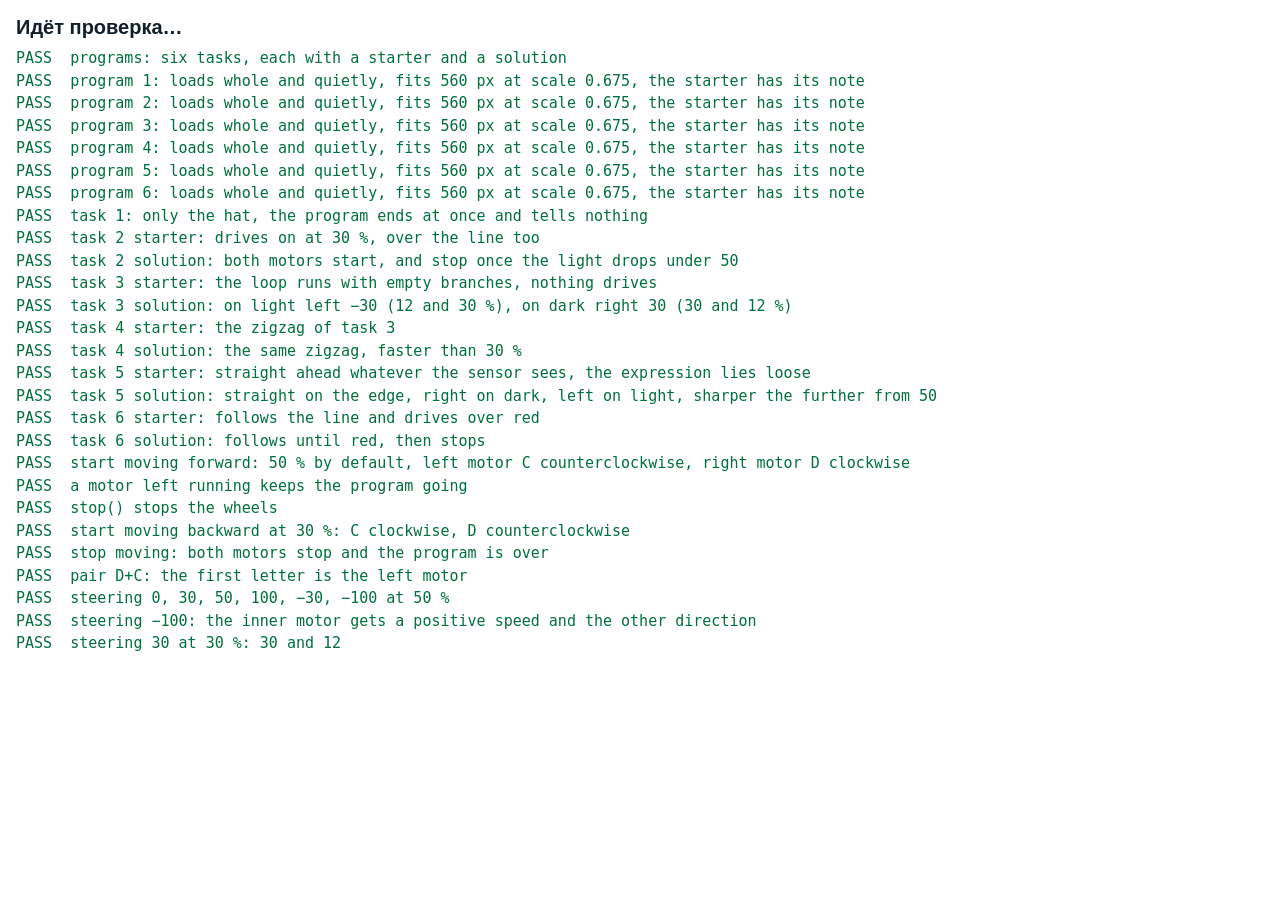
<file: tests/vm-check.html>
<!doctype html>
<html lang="ru">
<head>
<meta charset="utf-8">
<title>VM check</title>
<link rel="stylesheet" href="../css/style.css">
<link rel="stylesheet" href="../css/blocks.css">
<style>
  body { padding: 16px; font: 15px/1.5 Consolas, monospace; background: #fff; }
  h1 { font: 700 20px Arial, sans-serif; margin-bottom: 8px; }
  #out div { white-space: pre-wrap; }
  .pass { color: #00703c; } .fail { color: #c2410c; font-weight: 700; }
  /* The VM needs a live workspace, but nobody has to look at it. */
  #w { position: fixed; left: -3000px; top: 0; width: 1000px; height: 700px; }
</style>
</head>
<body>
<h1 id="sum">Идёт проверка…</h1>
<div id="out"></div>
<div id="w"></div>
<div id="toasts" class="toasts"></div>
<script src="../vendor/blockly/blockly_compressed_vertical.js"></script>
<script src="../vendor/blockly/blocks_compressed.js"></script>
<script src="../vendor/blockly/blocks_compressed_vertical.js"></script>
<script src="../vendor/blockly/messages.js"></script>
<script src="../vendor/blockly/msg_ru.js"></script>
<script src="../js/core.js"></script>
<script src="../js/blocks.js"></script>
<script src="../js/programs.js"></script>
<script src="../js/vm.js"></script>
<script>
// Runs the VM against a fake hw whose clock is driven by hand, and prints one line per check.
(async function () {
  const sleep = (ms) => new Promise((r) => setTimeout(r, ms));
  const calls = [];
  const seen = (name) => calls.filter((c) => c[0] === name);
  const did = (name, ...args) => calls.some((c) => c[0] === name && JSON.stringify(c.slice(1)) === JSON.stringify(args));
  const rec = (name, ret) => (...args) => { calls.push([name, ...args]); return ret; };
  // On white paper; `reads` counts how often a program looks at the reflected light.
  const state = { button: false, tilted: false, gesture: false, color: 10, reflected: 95, reads: 0 };

  // The fake simulator clock. One tick is one physics step of 0.01 s: time moves, the sleepers that are due wake, then everyone
  // who waits for the tick, and the event loop gets its turn before the next step, as the real simulator promises.
  let tick = 0, ticking = [], sleeping = [];
  const channel = new MessageChannel();
  const turn = () => new Promise((res) => { channel.port1.onmessage = res; channel.port2.postMessage(0); });
  const ticks = async (count) => {
    for (let i = 0; i < count; i++) {
      tick++;
      sleeping = sleeping.filter((s) => s.at > tick || s.res());
      ticking.splice(0).forEach((res) => res());
      await turn();
    }
  };
  const later = (name, sec) => (...args) => { calls.push([name, ...args]); return hw.sleep(sec); };

  // Motors only record what they are told; a measured move is done after `takes` seconds of the fake clock.
  const wrap = (deg) => ((Math.round(deg) % 360) + 540) % 360 - 180;
  const motor = (p, takes) => ({
    run: rec(p + '.run'), stop: rec(p + '.stop'), runFor: later(p + '.runFor', takes),
    runForSeconds(sec, pct, dir) { calls.push([p + '.runForSeconds', sec, pct, dir]); return hw.sleep(sec); },
    goTo(deg, mode, speed) { calls.push([p + '.goTo', deg, mode, speed]); return hw.sleep(takes).then(() => { this.position = wrap(deg); }); },
    position: 0, speedPct: 0, defaultSpeed: 75,
  });
  const hw = {
    ports: { B: 'color', C: 'motor', D: 'motor', E: 'motor' },
    motors: {},
    display: { setImage: rec('setImage'), clear: rec('clear'), setPixel: rec('setPixel'), setBrightness: rec('setBrightness'),
      rotate: rec('rotate'), setOrientation: rec('setOrientation'), scroll: later('scroll', 0.02) },
    centerLight: rec('centerLight'),
    sound: { beep: later('beep', 0.02), beepStart: rec('beepStart'), stop: rec('sound.stop'), play: later('play', 0.02), volume: 100,
      setEffect: rec('setEffect'), changeEffect: rec('changeEffect'), clearEffects: rec('clearEffects') },
    sensors: { color: () => state.color, reflected: () => { state.reads++; return state.reflected; },
      button: () => state.button, tilted: () => state.tilted, orientationUp: (n) => n === 'top', gesture: () => state.gesture,
      angle: (a) => (a === 'yaw' ? 15 : 0), resetYaw: rec('resetYaw') },
    now: () => tick / 100,
    tick: () => new Promise((res) => ticking.push(res)),
    sleep: (sec) => new Promise((res) => sleeping.push({ at: tick + Math.round(sec * 100), res })),
    onEvent() {},
    reset: rec('reset'),
  };
  // The right wheel's motor is the slower one, so «both motors are done» can be told from «one is done».
  const fresh = () => { hw.motors = { C: motor('C', 0.03), D: motor('D', 0.06), E: motor('E', 0.02) }; };
  fresh();
  // What the wheels were told last, in % with forward positive: [left, right].
  const wheels = () => ['C', 'D'].map((p, i) => { const c = seen(p + '.run').pop(); return c ? c[1] * c[2] * (i ? 1 : -1) : null; });

  const toasts = [];
  RA.toast = (text, kind) => toasts.push([text, kind]);
  const crashes = [];
  addEventListener('unhandledrejection', (e) => crashes.push(String(e.reason)));
  addEventListener('error', (e) => crashes.push(e.message));

  const bl = RA.createBlocks(RA.$('#w'), { media: '../vendor/media/' });
  const states = [];
  const vm = RA.createVM(bl.workspace, hw, { onState: (on) => states.push(on) });

  let good = 0, bad = 0;
  const line = (ok, name, why) => {
    ok ? good++ : bad++;
    const el = document.createElement('div');
    el.className = ok ? 'pass' : 'fail';
    el.textContent = (ok ? 'PASS  ' : 'FAIL  ') + name + (ok || !why ? '' : '  → ' + why);
    RA.$('#out').append(el);
    console.log(el.textContent);
  };
  const check = (name, ok, why) => line(!!ok, name, why === undefined ? JSON.stringify(calls.slice(-6)) : why);

  // Small XML kit.
  const v = (name, shadow) => `<value name="${name}">${shadow}</value>`;
  const number = (name, n) => v(name, `<shadow type="math_number"><field name="NUM">${n}</field></shadow>`);
  const text = (name, s) => v(name, `<shadow type="text"><field name="TEXT">${s}</field></shadow>`);
  const menu = (name, key, value, over = '') => v(name, `<shadow type="flipper${key}-selector"><field name="field_flipper${key}-selector">${value}</field></shadow>${over}`);
  const port = (p, cat = 'motor') => menu('PORT', cat + '_multiple-port', p);
  const b = (type, inner) => ({ type, inner: inner || '' });
  // Next-linked chain of blocks.
  const chain = (...list) => list.reduceRight((next, x) => `<block type="${x.type}">${x.inner}${next ? `<next>${next}</next>` : ''}</block>`, '');
  const stack = (...list) => `<statement name="SUBSTACK">${chain(...list)}</statement>`;
  const inner = (x) => `<block type="${x.type}">${x.inner}</block>`;
  const top = (xml, y = 20) => xml.replace('<block', `<block x="20" y="${y}"`);
  const start = (...list) => top(chain(b('flipperevents_whenProgramStarts'), ...list));
  const decl = '<variables><variable type="" id="vx">x</variable><variable type="list" id="vl">l</variable><variable type="broadcast_msg" id="mg">go</variable></variables>';
  const xv = '<field name="VARIABLE" id="vx" variabletype="">x</field>';
  const xl = '<field name="LIST" id="vl" variabletype="list">l</field>';
  const msg = '<field name="BROADCAST_OPTION" id="mg" variabletype="broadcast_msg">go</field>';
  const say = (x) => b('flipperlight_lightDisplayText', `<value name="TEXT">${inner(x)}</value>`);
  const say2 = (s) => b('flipperlight_lightDisplayText', text('TEXT', s));
  const says = () => seen('scroll').map((c) => c[1]);
  const off = b('flipperlight_lightDisplayOff');
  const offs = () => seen('clear').length;
  const repeat = (times, ...list) => b('control_repeat', v('TIMES', `<shadow type="math_whole_number"><field name="NUM">${times}</field></shadow>`) + stack(...list));
  const wait = (sec) => b('control_wait', v('DURATION', `<shadow type="math_positive_number"><field name="NUM">${sec}</field></shadow>`));
  const cond = (x) => `<value name="CONDITION">${inner(x)}</value>`;
  const pressed = b('flippersensors_buttonIsPressed', '<field name="BUTTON">left</field><field name="EVENT">pressed</field>');
  const isDark = b('flippersensors_isReflectivity', port('B', 'sensing') + '<field name="COMPARATOR">lt</field>' + number('VALUE', 50));

  const load = (xml) => { vm.stop(); fresh(); bl.load(`<xml>${decl}${xml}</xml>`); calls.length = 0; toasts.length = 0; states.length = 0; };
  // Starts a program and lets its threads run up to their first wait. start() stops everything first: that is not the program's doing.
  const begin = async (xml) => { load(xml); vm.start(); calls.length = 0; await turn(); };
  const finished = async (max = 3000) => { for (let i = 0; vm.running && i < max; i++) await ticks(1); };
  // Runs a program to its natural end.
  const run = async (xml) => { await begin(xml); await finished(); };

  /* ---------- The six task programs ---------- */
  const P = RA.PROGRAMS, FIT = 560 / 0.675;
  const count = (s, re) => (s.match(re) || []).length;
  check('programs: six tasks, each with a starter and a solution', P.length === 6 && P.every((p) => p.starter && p.solution), String(P.length));
  for (let i = 0; i < P.length; i++) {
    const why = [], noise = [], keep = [console.error, console.warn];
    console.error = console.warn = (...a) => noise.push(a.join(' '));
    for (const kind of ['starter', 'solution']) {
      vm.stop();
      try { bl.load(P[i][kind]); } catch (e) { why.push(kind + ': ' + e.message); continue; }
      await sleep(5);                       // the loader opens the notes on a 1 ms timer
      const saved = bl.save(), box = bl.workspace.getBlocksBoundingBox(), note = (/<comment[^>]*>/.exec(saved) || [''])[0];
      const attr = (k) => +(new RegExp(` ${k}="([\\d.]+)"`).exec(note) || [])[1];
      if (count(saved, /<(block|shadow) /g) !== count(P[i][kind], /<(block|shadow) /g)) why.push(kind + ': blocks were lost on the way in');
      if (box.x < 0 || box.x + box.width > FIT) why.push(`${kind}: blocks reach x ${Math.round(box.x + box.width)} of ${Math.round(FIT)}`);
      if (note && !(attr('x') >= 0 && attr('x') + attr('w') <= FIT)) why.push(`${kind}: the note reaches x ${attr('x') + attr('w')} of ${Math.round(FIT)}`);
      if ((kind === 'starter' || !i) !== note.includes('pinned="true"')) why.push(kind + ': the pinned note');
      if (bl.workspace.getTopBlocks(false)[0].type !== 'flipperevents_whenProgramStarts') why.push(kind + ': no start hat on top');
    }
    [console.error, console.warn] = keep;
    check(`program ${i + 1}: loads whole and quietly, fits 560 px at scale 0.675, the starter has its note`, !why.length && !noise.length, why.concat(noise).join(' | '));
  }
  // A task program on white paper, a few ticks in.
  const task = async (xml, s) => {
    vm.stop(); fresh();
    Object.assign(state, { color: 10, reflected: 95 }, s);
    bl.load(xml);
    toasts.length = 0;
    vm.start();
    calls.length = 0;
    await ticks(3);
  };
  // The end of a program stops every motor, a movement block only the wheels: C and D were told to stop more often than E.
  const braked = () => ['C', 'D'].every((p) => seen(p + '.stop').length > seen('E.stop').length);
  const see = async (s) => { Object.assign(state, s); calls.length = 0; await ticks(1); return wheels().join(); };

  await task(P[0].solution);
  check('task 1: only the hat, the program ends at once and tells nothing', !vm.running && !toasts.length && !calls.some((c) => /\.run/.test(c[0])), JSON.stringify(toasts));
  await task(P[1].starter);
  const blind = wheels().join();
  await see({ reflected: 5 });
  check('task 2 starter: drives on at 30 %, over the line too', blind === '30,30' && !calls.length && vm.running && !toasts.length, blind + ' ' + vm.running);
  await task(P[1].solution);
  const before = wheels().join() + seen('C.stop').length + vm.running;
  state.reflected = 20;
  await ticks(1);
  check('task 2 solution: both motors start, and stop once the light drops under 50', before === '30,300true' && braked() && !vm.running, before + ' ' + braked() + vm.running);
  await task(P[2].starter);
  check('task 3 starter: the loop runs with empty branches, nothing drives', vm.running && !calls.some((c) => /\.run/.test(c[0])) && !toasts.length);
  await task(P[2].solution);
  const light3 = wheels().join(), dark3 = await see({ reflected: 20 });
  check('task 3 solution: on light left −30 (12 and 30 %), on dark right 30 (30 and 12 %)', light3 === '12,30' && dark3 === '30,12' && vm.running, light3 + ' | ' + dark3);
  await task(P[3].starter);
  const light4 = wheels().join(), dark4 = await see({ reflected: 20 });
  check('task 4 starter: the zigzag of task 3', light4 === '12,30' && dark4 === '30,12', light4 + ' | ' + dark4);
  await task(P[3].solution);
  const [l4, r4] = wheels(), [l4d, r4d] = (await see({ reflected: 20 })).split(',').map(Number);
  check('task 4 solution: the same zigzag, faster than 30 %', r4 > 30 && l4 < r4 && l4d === r4 && r4d < l4d, `${l4},${r4} | ${l4d},${r4d}`);
  await task(P[4].starter);
  const straight = wheels().join() + '|' + await see({ reflected: 20 });
  const loose = bl.workspace.getTopBlocks(false).map((x) => x.type).sort().join();
  check('task 5 starter: straight ahead whatever the sensor sees, the expression lies loose', /^(\d+),\1\|\1,\1$/.test(straight)
    && loose === 'flipperevents_whenProgramStarts,operator_multiply', straight + ' ' + loose);
  await task(P[4].solution, { reflected: 50 });
  const edge = wheels(), bitDark = (await see({ reflected: 40 })).split(',').map(Number);
  const veryDark = (await see({ reflected: 20 })).split(',').map(Number), bright = (await see({ reflected: 80 })).split(',').map(Number);
  check('task 5 solution: straight on the edge, right on dark, left on light, sharper the further from 50', edge[0] === edge[1]
    && bitDark[1] < bitDark[0] && veryDark[1] < bitDark[1] && bright[0] < bright[1], [edge, bitDark, veryDark, bright].join(' | '));
  await task(P[5].starter);
  await see({ color: 9 });
  check('task 6 starter: follows the line and drives over red', wheels().join() === '12,30' && !seen('C.stop').length && vm.running, wheels().join());
  await task(P[5].solution);
  const going = wheels().join() + seen('C.stop').length;
  state.color = 9;
  await ticks(1);
  check('task 6 solution: follows until red, then stops', going === '12,300' && braked() && !vm.running, going + ' ' + braked() + vm.running);
  vm.stop();
  Object.assign(state, { color: 10, reflected: 95 });

  /* ---------- Movement blocks ---------- */
  const cd = b('flippermove_setMovementPair', menu('PAIR', 'move_pair', 'CD'));
  const setSpeed = (pct) => b('flippermove_movementSpeed', number('SPEED', pct));
  const startMove = (dir) => b('flippermove_startMove', `<field name="DIRECTION">${dir}</field>`);
  const startSteer = (s, over) => b('flippermove_startSteer', menu('STEERING', 'move_steering', s, over));
  const stopMove = b('flippermove_stopMove');
  const move = (dir, n, unit) => b('flippermove_move', `<field name="DIRECTION">${dir}</field><field name="UNIT">${unit}</field>` + number('VALUE', n));
  const steer = (s, n, unit) => b('flippermove_steer', menu('STEERING', 'move_steering', s) + `<field name="UNIT">${unit}</field>` + number('VALUE', n));
  const setTurn = (n, unit) => b('flippermove_setDistance', number('DISTANCE', n) + `<field name="UNIT">${unit}</field>`);
  const two = (a, c) => number('NUM1', a) + number('NUM2', c);

  await begin(start(cd, startMove('forward')));
  check('start moving forward: 50 % by default, left motor C counterclockwise, right motor D clockwise', did('C.run', 50, -1) && did('D.run', 50, 1) && calls.length === 2);
  await ticks(5);
  check('a motor left running keeps the program going', vm.running && !seen('C.stop').length, 'running=' + vm.running);
  vm.stop();
  check('stop() stops the wheels', seen('C.stop').length && seen('D.stop').length && !vm.running);
  await begin(start(cd, setSpeed(30), startMove('backward')));
  check('start moving backward at 30 %: C clockwise, D counterclockwise', did('C.run', 30, 1) && did('D.run', 30, -1));
  await begin(start(cd, startMove('forward'), stopMove));
  check('stop moving: both motors stop and the program is over', calls.slice(0, 4).map((c) => c[0]).join() === 'C.run,D.run,C.stop,D.stop' && !vm.running);
  await begin(start(b('flippermove_setMovementPair', menu('PAIR', 'move_pair', 'DC')), startMove('forward')));
  check('pair D+C: the first letter is the left motor', did('D.run', 50, -1) && did('C.run', 50, 1));

  // Steering: the outer wheel keeps the speed, the inner one runs at speed × (1 − |s| / 50).
  const steered = [];
  for (const s of [0, 30, 50, 100, -30, -100]) { await begin(start(cd, startSteer(s))); steered.push(wheels().join()); }
  check('steering 0, 30, 50, 100, −30, −100 at 50 %', steered.join(' | ') === '50,50 | 50,20 | 50,0 | 50,-50 | 20,50 | -50,50', steered.join(' | '));
  check('steering −100: the inner motor gets a positive speed and the other direction', did('C.run', 50, 1) && did('D.run', 50, 1));
  await begin(start(cd, setSpeed(30), startSteer(30)));
  check('steering 30 at 30 %: 30 and 12', wheels().join() === '30,12', wheels().join());
  const dropped = [];
  for (const [x, y] of [[200, 50], [29.4, 0.2], [-70, -70]]) { await begin(start(cd, startSteer(0, inner(b('operator_add', two(x, y)))))); dropped.push(wheels().join()); }
  check('a reporter on the steering input: 250 is clamped to 100, 29.6 rounds to 30, −140 to −100', dropped.join(' | ') === '50,-50 | 50,20 | -50,50', dropped.join(' | '));

  // Measured moves: the outer wheel turns the amount, the inner one its share.
  await run(start(cd, move('forward', 17.5, 'cm'), move('forward', 35, 'cm')));
  check('move 17.5 cm is one turn, 35 cm two', did('C.runFor', -360, 50) && did('D.runFor', 360, 50) && did('C.runFor', -720, 50) && did('D.runFor', 720, 50));
  await run(start(cd, setTurn(20, 'cm'), move('forward', 10, 'cm'), setTurn(5, 'inches'), move('forward', 12.7, 'cm'), move('backward', 5, 'inches')));
  check('a changed distance: 10 of 20 cm is half a turn; 5 inches are 12.7 cm', did('D.runFor', 180, 50) && did('C.runFor', -180, 50)
    && did('D.runFor', 360, 50) && did('D.runFor', -360, 50) && did('C.runFor', 360, 50), JSON.stringify(calls));
  await run(start(cd, move('forward', 2, 'rotations'), move('backward', 90, 'degrees'), move('forward', -1, 'rotations')));
  check('move in rotations and degrees, backward, and a negative amount the other way', did('C.runFor', -720, 50) && did('D.runFor', 720, 50)
    && did('C.runFor', 90, 50) && did('D.runFor', -90, 50) && did('C.runFor', 360, 50) && did('D.runFor', -360, 50), JSON.stringify(calls));
  await run(start(cd, move('forward', 0.05, 'seconds'), move('backward', 0.05, 'seconds')));
  check('move in seconds: both motors run for that time', did('C.runForSeconds', 0.05, 50, -1) && did('D.runForSeconds', 0.05, 50, 1)
    && did('C.runForSeconds', 0.05, 50, 1) && did('D.runForSeconds', 0.05, 50, -1), JSON.stringify(calls));
  await run(start(cd, steer(30, 1, 'rotations')));
  check('steer right 30 for 1 rotation: left 360° at 50 %, right 144° at 20 %', did('C.runFor', -360, 50) && did('D.runFor', 144, 20));
  await run(start(cd, steer(-30, 90, 'degrees')));
  check('steer left −30 for 90 degrees: right 90° at 50 %, left 36° at 20 %', did('D.runFor', 90, 50) && did('C.runFor', -36, 20));
  await run(start(cd, steer(100, 0.05, 'seconds')));
  check('steer right 100 for seconds: the right wheel runs backwards for the same time', did('C.runForSeconds', 0.05, 50, -1) && did('D.runForSeconds', 0.05, 50, -1));
  await run(start(cd, steer(50, 1, 'rotations')));
  check('steer 50: the inner wheel stands still', did('C.runFor', -360, 50) && !seen('D.runFor').length && seen('D.stop').length > 0);
  await begin(start(cd, move('forward', 10, 'cm'), off));
  await ticks(5);
  const early = offs();
  await ticks(1);
  check('a measured move waits for both motors (C is done after 3 ticks, D after 6)', early === 0 && offs() === 1 && !vm.running, early + ' ' + offs());
  await begin(start(cd, move('forward', 5, 'rotations'), off));
  vm.stop();
  await ticks(10);
  check('stop() cancels a measured move', !offs() && !vm.running);

  // The app's default pair is A+B, and this robot has no motors there.
  const WHEELS = 'Колёса этого робота в портах C и D: поставь в начало блок «установить моторы для движения C+D».';
  await run(start(startMove('forward'), move('forward', 10, 'cm'), startSteer(30), steer(30, 1, 'rotations'), stopMove, say2('still here')));
  check('no pair set: one warning, every movement block is skipped, the program goes on', toasts.length === 1 && toasts[0][1] === 'warn'
    && toasts[0][0] === 'В портах A и B нет моторов. ' + WHEELS && says().join() === 'still here' && !calls.some((c) => /^[A-F]\.run/.test(c[0])), JSON.stringify(toasts));
  await run(start(startMove('forward')));
  check('no pair set: warns again on the next run', toasts.length === 1, JSON.stringify(toasts));
  await run(start(b('flippermove_setMovementPair', menu('PAIR', 'move_pair', 'CB')), startMove('forward')));
  check('pair C+B: the sensor port is no motor', toasts.length === 1 && toasts[0][0] === 'В порту B нет мотора. ' + WHEELS && !seen('C.run').length, JSON.stringify(toasts));

  /* ---------- The simulated clock ---------- */
  await begin(start(repeat(3, off)));
  const passes = [offs() + String(vm.running)];
  for (let i = 0; i < 3; i++) { await ticks(1); passes.push(offs() + String(vm.running)); }
  check('repeat 3: one pass per tick, three passes take three ticks', passes.join() === '1true,2true,3true,3false', passes.join());
  check('natural end: running falls back to false', !vm.running && states.join() === 'true,false', states.join());
  await begin(start(b('control_forever', stack(off))));
  await ticks(10);
  const spins = offs();
  await sleep(60);
  check('forever: ten ticks, ten more passes, and none between the ticks', spins === 11 && offs() === 11 && vm.running, spins + ' ' + offs());
  vm.stop();
  const after = offs();
  await ticks(5);
  check('forever: stop() ends it', offs() === after && !vm.running, `${after} then ${offs()}`);
  await begin(start(b('control_forever')));
  await ticks(3);
  check('forever: an empty body waits for the ticks too', vm.running);
  state.reads = 0;
  await begin(start(b('control_wait_until', cond(isDark)), say2('go')));
  const first = state.reads;
  await ticks(5);
  const waiting = state.reads + says().join();
  state.reflected = 20;
  await ticks(1);
  state.reflected = 95;
  check('wait until: looks once at the start and once per tick, goes on in the tick it comes true', first === 1 && waiting === '6' && state.reads === 7 && says().join() === 'go', `${first} ${waiting} ${state.reads} ${says().join()}`);
  await finished();
  await begin(start(wait(0.1), off));
  await ticks(9);
  const soon = offs();
  await ticks(1);
  check('wait 0.1 s: ten ticks of the simulated clock', soon === 0 && offs() === 1, soon + ' ' + offs());
  await begin(start(wait(5), off));
  await ticks(3);
  vm.stop();
  await ticks(600);
  check('wait: stop() cancels a long wait', !vm.running && !offs());
  const timer = b('flippersensors_timer');
  await run(start(wait(0.05), say(timer), b('flippersensors_resetTimer'), say(timer), wait(0.3), say(timer)));
  check('timer: simulated seconds, resets, no rounding dust (the second text scrolls for 0.02 s)', says().join() === '0.05,0,0.32', says().join());
  await begin(top(chain(b('flipperevents_whenTimer', number('VALUE', 0.1)), say2('time'))));
  await ticks(10);
  const none = says().length;
  await ticks(1);
  const fired = says().join();
  await ticks(30);
  check('hat: the timer hat fires once, in the first tick past 0.1 s', none === 0 && fired === 'time' && says().join() === 'time', `${none} ${fired} ${says().join()}`);
  check('hat: a listening program keeps running', vm.running, 'stopped');
  await begin(top(chain(b('flipperevents_whenCondition', cond(pressed)), say2('c'))));
  state.button = true;
  await sleep(60);
  const unpolled = says().length;
  await ticks(1);
  state.button = false;
  check('hats are polled on the tick, not by a timer of the page', unpolled === 0 && says().join() === 'c', unpolled + ' ' + says().join());
  vm.stop();

  // Nothing here waits for a tick: the block count has to give the page a rest.
  await begin(top(chain(b('flipperevents_whenProgramStarts'), b('event_broadcast', `<value name="BROADCAST_INPUT"><shadow type="event_broadcast_menu">${msg}</shadow></value>`)))
    + top(chain(b('event_whenbroadcastreceived', msg), off, b('event_broadcast', `<value name="BROADCAST_INPUT"><shadow type="event_broadcast_menu">${msg}</shadow></value>`)), 300));
  const t0 = performance.now();
  let beats = 0;
  while (performance.now() - t0 < 200) { await sleep(0); beats++; }
  const storm = offs();
  vm.stop();
  await sleep(30);
  check('a storm of broadcasts: the page keeps running and stop() ends it', beats > 5 && storm > 1000 && offs() - storm < 5 && !vm.running, `timers ${beats}, passes ${storm} then ${offs()}`);

  /* ---------- Control, data, events, operators ---------- */
  const tf = (lhs, rhs, then, other) => b('control_if_else',
    `<value name="CONDITION"><block type="operator_lt">${text('OPERAND1', lhs)}${text('OPERAND2', rhs)}</block></value>`
    + `<statement name="SUBSTACK">${inner(say2(then))}</statement><statement name="SUBSTACK2">${inner(say2(other))}</statement>`);
  await run(start(tf('1', '2', 'yes', 'no')));
  check('if/else: true branch', says().join() === 'yes', says().join());
  await run(start(tf('2', '1', 'yes', 'no')));
  check('if/else: false branch', says().join() === 'no', says().join());
  await run(start(b('control_if', `<value name="CONDITION"><block type="operator_gt">${text('OPERAND1', '9')}${text('OPERAND2', '10')}</block></value>${stack(say2('never'))}`), say2('after')));
  check('if: numbers compare as numbers', says().join() === 'after', says().join());
  await run(start(
    b('data_setvariableto', xv + text('VALUE', '0')),
    b('control_repeat_until', `<value name="CONDITION"><block type="operator_equals"><value name="OPERAND1"><block type="data_variable">${xv}</block></value>${text('OPERAND2', '4')}</block></value>`
      + stack(b('data_changevariableby', xv + number('VALUE', 1)))),
    say(b('data_variable', xv))));
  check('repeat until + variable', says().join() === '4', says().join());

  // Variables and lists.
  await run(start(b('data_setvariableto', xv + text('VALUE', '5')), b('data_changevariableby', xv + number('VALUE', 2)), say(b('data_variable', xv))));
  check('variable: set and change', says().join() === '7', says().join());
  await run(start(say(b('data_variable', xv))));
  check('variable: starts from 0 on every run', says().join() === '0', says().join());
  await run(start(
    b('data_addtolist', xl + text('ITEM', 'a')), b('data_addtolist', xl + text('ITEM', 'b')),
    b('data_insertatlist', xl + number('INDEX', 2) + text('ITEM', 'c')),
    b('data_replaceitemoflist', xl + number('INDEX', 1) + text('ITEM', 'z')),
    say(b('data_listcontents', xl)), say(b('data_lengthoflist', xl)),
    say(b('data_itemoflist', xl + number('INDEX', 2))), say(b('data_itemnumoflist', xl + text('ITEM', 'b'))),
    say(b('data_listcontainsitem', xl + text('ITEM', 'q'))),
    b('data_deleteoflist', xl + number('INDEX', 1)), say(b('data_listcontents', xl)),
    b('data_deletealloflist', xl), say(b('data_lengthoflist', xl))));
  check('lists: all operations', says().join('|') === 'z c b|3|c|3|false|c b|0', says().join('|'));

  // Broadcast.
  const cast = (type) => b(type, `<value name="BROADCAST_INPUT"><shadow type="event_broadcast_menu">${msg}</shadow></value>`);
  await run(start(say2('a'), cast('event_broadcast'), say2('b')) + top(chain(b('event_whenbroadcastreceived', msg), say2('heard')), 300));
  check('broadcast: reaches the hat', says().sort().join() === 'a,b,heard', says().join());
  await run(start(cast('event_broadcastandwait'), say2('after')) + top(chain(b('event_whenbroadcastreceived', msg), say2('one'), say2('two')), 300));
  check('broadcast and wait: waits for the hat', says().join() === 'one,two,after', says().join());

  // My block.
  const proto = '<mutation proccode="круг" argumentids="[]" argumentnames="[]" argumentdefaults="[]" warp="false"></mutation>';
  const define = b('procedures_definition', `<statement name="custom_block"><shadow type="procedures_prototype">${proto}</shadow></statement>`);
  const call = b('procedures_call', '<mutation proccode="круг" argumentids="[]" warp="false"></mutation>');
  await run(start(say2('before'), call, say2('after')) + top(chain(define, say2('body')), 300));
  check('my block: call runs the definition', says().join() === 'before,body,after', says().join());
  await run(start(call, say2('never')) + top(chain(define, call), 300));
  check('my block: endless self-call stops with a note', !vm.running && !says().length && toasts.length === 1, JSON.stringify(toasts));

  // Operators, each reporter through the hub text.
  const op = (type, inner2) => say(b(type, inner2));
  const math = (o, n) => op('operator_mathop', `<field name="OPERATOR">${o}</field>${number('NUM', n)}`);
  const cases = [
    [op('operator_add', two(2, 3)), '5'], [op('operator_subtract', two(2, 3)), '-1'], [op('operator_multiply', two(2, 3)), '6'],
    [op('operator_divide', two(3, 2)), '1.5'], [op('operator_mod', two(-1, 4)), '3'], [op('operator_round', number('NUM', 2.5)), '3'],
    [math('abs', -4), '4'], [math('floor', 1.7), '1'], [math('ceiling', 1.2), '2'], [math('sqrt', 9), '3'], [math('sin', 90), '1'], [math('cos', 180), '-1'],
    [op('operator_join', text('STRING1', 'ab') + text('STRING2', 'cd')), 'abcd'], [op('operator_letter_of', number('LETTER', 2) + text('STRING', 'abc')), 'b'],
    [op('operator_length', text('STRING', 'hello')), '5'], [op('operator_contains', text('STRING1', 'Apple') + text('STRING2', 'pp')), 'true'],
    [op('operator_equals', text('OPERAND1', 'ДА') + text('OPERAND2', 'да')), 'true'], [op('operator_gt', text('OPERAND1', '10') + text('OPERAND2', '9')), 'true'],
    [op('flipperoperator_isInBetween', number('VALUE', 5) + number('LOW', -10) + number('HIGH', 10)), 'true'],
    [op('flipperoperator_isInBetween', number('VALUE', 11) + number('LOW', -10) + number('HIGH', 10)), 'false'],
    [op('operator_not', ''), 'true'],
    [op('operator_and', `<value name="OPERAND1"><block type="operator_not"></block></value><value name="OPERAND2"><block type="operator_not"></block></value>`), 'true'],
    [op('operator_or', ''), 'false'],
  ];
  await run(start(...cases.map((c) => c[0])));
  const want = cases.map((c) => c[1]).join();
  check('operators: ' + cases.length + ' reporters', says().join() === want, says().join() + ' ≠ ' + want);
  await run(start(op('operator_random', number('FROM', 3) + number('TO', 3))));
  check('operators: random', says().join() === '3', says().join());

  /* ---------- Ports, motors, the colour sensor ---------- */
  const MOTORS = 'Моторы колёс в портах C и D, мотор шестерни в порту E.';
  const turnOn = (p) => b('flippermotor_motorStartDirection', port(p) + '<field name="DIRECTION">clockwise</field>');
  await run(start(turnOn('B'), turnOn('B'), turnOn('A'), say2('still here')));
  check('motor block on the sensor port and on an empty one: one friendly warning each', toasts.map((x) => x.join()).join('|')
    === `В порту B датчик цвета, а не мотор. ${MOTORS},warn|В порту A ничего нет. ${MOTORS},warn`, JSON.stringify(toasts));
  check('wrong port: no motor call, program goes on', !calls.some((c) => c[0].endsWith('.run')) && says().join() === 'still here');
  await run(start(turnOn('B')));
  check('wrong port: warns again on the next run', toasts.length === 1, JSON.stringify(toasts));
  Object.assign(state, { color: 9, reflected: 42.4 });
  await run(start(say(b('flippersensors_color', port('A', 'sensing'))), say(b('flippersensors_reflectivity', port('A', 'sensing'))),
    say(b('flippersensors_isPressed', port('D', 'sensing') + '<field name="OPTION">pressed</field>')), say(b('flippersensors_force', port('D', 'sensing') + '<field name="UNIT">newton</field>')),
    say(b('flippersensors_distance', port('B', 'sensing') + '<field name="UNIT">cm</field>')),
    say(b('flippersensors_isDistance', port('B', 'sensing') + '<field name="COMPARATOR">closer</field>' + number('VALUE', 15) + '<field name="UNIT">cm</field>'))));
  check('colour block on a wrong port names port B; force and distance blocks say the robot has no such sensor', says().join() === '-1,0,false,0,0,false'
    && toasts.map((x) => x[0]).join('|') === 'В порту A нет датчика цвета. Датчик цвета подключён к порту B.|У этого робота нет датчика силы.|У этого робота нет датчика расстояния.',
    says().join() + JSON.stringify(toasts));
  await begin(top(chain(b('flipperevents_whenPressed', port('D', 'events') + '<field name="OPTION">pressed</field>'), say2('never'))));
  await ticks(5);
  check('force hat: one warning, never fires', toasts.length === 1 && toasts[0][0] === 'У этого робота нет датчика силы.' && !says().length, JSON.stringify(toasts));
  vm.stop();

  // Single motors: a block's port picks the motor (E turns the gear); start resets every speed to 75 %.
  const portE = port('E');
  await run(start(
    b('flippermotor_motorSetSpeed', portE + number('SPEED', 40)),
    b('flippermotor_motorTurnForDirection', portE + '<field name="DIRECTION">counterclockwise</field><field name="UNIT">degrees</field>' + number('VALUE', 90)),
    b('flippermotor_motorTurnForDirection', portE + '<field name="DIRECTION">clockwise</field><field name="UNIT">rotations</field>' + number('VALUE', 2)),
    b('flippermotor_motorTurnForDirection', portE + '<field name="DIRECTION">clockwise</field><field name="UNIT">seconds</field>' + number('VALUE', 0.05)),
    b('flippermotor_motorGoDirectionToPosition', portE + '<field name="DIRECTION">shortest</field>' + number('POSITION', 270)),
    b('flippermotor_motorStartDirection', portE + '<field name="DIRECTION">counterclockwise</field>'),
    b('flippermotor_motorStop', portE),
    say(b('flippermotor_absolutePosition', portE)), say(b('flippermotor_absolutePosition', port('C'))), say(b('flippermotor_speed', portE))));
  check('motor E: speed and all moves, the wheels stay out of it', did('E.runFor', -90, 40) && did('E.runFor', 720, 40) && did('E.runForSeconds', 0.05, 40, 1)
    && did('E.goTo', 270, 'shortest', 40) && did('E.run', 40, -1) && seen('E.stop').length && !calls.some((c) => /^[CD]\.(run|goTo)/.test(c[0])));
  check('motor: reporters, 270 by the shortest path reads −90', says().join() === '-90,0,0', says().join());
  await begin(start(turnOn('E')));
  await ticks(3);
  check('a single motor left running keeps the program going too', vm.running && did('E.run', 75, 1));
  load(start(off));
  hw.motors.C.defaultSpeed = 40;
  vm.start();
  check('start: every motor back to 75 %', ['C', 'D', 'E'].every((p) => hw.motors[p].defaultSpeed === 75), JSON.stringify(Object.values(hw.motors).map((m) => m.defaultSpeed)));
  vm.stop();

  // The colour sensor in B: SPIKE's codes, reflected light in whole %.
  const portB = port('B', 'sensing');
  const isC = (code) => say(b('flippersensors_isColor', portB + menu('VALUE', 'sensing_color', code)));
  const refl = (cmp, n) => say(b('flippersensors_isReflectivity', portB + `<field name="COMPARATOR">${cmp}</field>` + number('VALUE', n)));
  await run(start(isC(9), isC(5), say(b('flippersensors_color', portB)), say(b('flippersensors_reflectivity', portB)), refl('lt', 50), refl('gt', 50), refl('eq', 42)));
  check('colour: red yes, green no, code 9, light 42 % and < > =', says().join() === 'true,false,9,42,true,false,true' && !toasts.length, says().join());
  state.color = 0;
  await run(start(isC(0), isC(10), isC(-1)));
  check('colour: black is 0, neither white nor «нет цвета»', says().join() === 'true,false,false', says().join());
  const whenC = (code) => top(chain(b('flipperevents_whenColor', port('B', 'events') + menu('OPTION', 'events_color', code)), say2('c' + code)));
  state.color = 9;
  await begin(whenC(9));
  await ticks(5);
  const atStart = says().length;
  state.color = 10; await ticks(5);
  state.color = 9; await ticks(5);
  state.color = 5; await ticks(5);
  check('colour hat: fires when red comes, not for the red already under the sensor', atStart === 0 && says().join() === 'c9', atStart + ' ' + says().join());
  vm.stop();
  Object.assign(state, { color: 10, reflected: 95 });

  /* ---------- Hub: display, sound, tilt, buttons ---------- */
  const matrix = 'flipperlight_lightDisplayImageOnForTime';
  await begin(start(
    b(matrix, v('MATRIX', '<shadow type="matrix"><field name="MATRIX">1000000000000000000000001</field></shadow>') + number('VALUE', 0.05)),
    b('flipperlight_lightDisplaySetBrightness', number('BRIGHTNESS', 50)),
    b('flipperlight_lightDisplaySetPixel', number('X', 2) + number('Y', 3) + number('BRIGHTNESS', 100)),
    b('flipperlight_lightDisplayRotate', '<field name="DIRECTION">counterclockwise</field>'),
    b('flipperlight_centerButtonLight', menu('COLOR', 'light_colour', '#00C040')),
    b('flippersound_beepForTime', v('NOTE', '<shadow type="note"><field name="NOTE">72</field></shadow>') + number('DURATION', 0.01)),
    b('flippersound_playSoundUntilDone', menu('SOUND', 'sounds_sound', 'Laser')),
    b('sound_setvolumeto', number('VOLUME', 60)), b('sound_changevolumeby', number('VOLUME', -10)), say(b('sound_volume')),
    b('sound_seteffectto', '<field name="EFFECT">PITCH</field>' + number('VALUE', 100))));
  await ticks(4);
  const shown = offs();
  await finished();
  const img = seen('setImage')[0];
  check('display: picture of 25 values for 0.05 s of the simulated clock, then clear', img && img[1].length === 25 && img[1][0] === 100 && img[1][1] === 0 && shown === 0 && offs() === 1, shown + ' ' + offs());
  check('display: pixel, brightness, rotate, centre light', did('setPixel', 2, 3, 100) && did('setBrightness', 50) && did('rotate', -1) && did('centerLight', '#00C040'));
  check('sound: beep, sound, volume, effect', did('beep', 72, 0.01) && did('play', 'Laser', true) && says().join() === '50' && did('setEffect', 'pitch', 100));
  hw.sound.volume = 100;
  await run(start(say(b('flippersensors_orientationAxis', '<field name="AXIS">yaw</field>')), b('flippersensors_resetYaw'), say(b('flippersensors_isorientation', '<field name="VALUE">top</field>'))));
  check('hub: yaw angle, reset yaw, top side up', says().join() === '15,true' && seen('resetYaw').length === 1, says().join());
  await begin(top(chain(b('flipperevents_whenTilted', menu('VALUE', 'events_tilt', 'left')), say2('tilt'))));
  for (const on of [false, true, false, true, false]) { state.tilted = on; await ticks(4); }
  check('hat: tilt fires on each rising edge', says().length === 2, says().join());
  await begin(top(chain(b('flipperevents_whenGesture', '<field name="EVENT">shake</field>'), say2('shook'))));
  await ticks(3);
  state.gesture = true;
  vm.dispatch({ type: 'gesture', name: 'shake' });
  await ticks(6);
  state.gesture = false;
  check('hat: gesture fires once for one shake', says().length === 1, says().join());
  await begin(top(chain(b('flipperevents_whenCondition', cond(b('flippersensors_isorientation', '<field name="VALUE">top</field>'))), say2('up'))));
  await ticks(10);
  check('hat: condition fires once while true', says().length === 1, says().join());
  vm.stop();

  // A re-triggered hat starts over, and stop options.
  await begin(top(chain(b('flipperevents_whenButton', '<field name="BUTTON">left</field><field name="EVENT">pressed</field>'), say2('in'), wait(0.2), say2('out'))));
  vm.dispatch({ type: 'button', side: 'left', state: 'pressed' });
  await ticks(6);
  vm.dispatch({ type: 'button', side: 'left', state: 'pressed' });
  await ticks(6);
  check('hat: re-trigger restarts the stack', says().join() === 'in,in', says().join());
  await ticks(22);
  check('hat: only the new run finishes', says().join() === 'in,in,out', says().join());
  vm.stop();
  // «остановить» is a cap, nothing snaps below it: a loop shows that its stack really ends there.
  const stop = (what) => b('flippercontrol_stop', `<field name="STOP_OPTION">${what}</field>`);
  const other = top(chain(b('flipperevents_whenProgramStarts'), wait(0.1), say2('other')), 300);
  await run(start(b('control_forever', stack(say2('a'), stop('exit')))) + other);
  check('stop: exit ends the program', !vm.running && says().join() === 'a' && seen('reset').length > 0, says().join());
  await run(start(b('control_forever', stack(say2('a'), stop('this')))) + other);
  check('stop: this stack ends, the other one goes on', !vm.running && says().join() === 'a,other', says().join());
  await run(start(cd, startMove('forward'), stop('all')) + other);
  check('stop: all stops every stack and the motors', !vm.running && !says().length && seen('C.stop').length > 0, says().join() + ' running=' + vm.running);
  await run(start(wait(0.05), b('flippercontrol_stopOtherStacks'), say2('winner')) + top(chain(b('flipperevents_whenProgramStarts'), b('control_forever', stack(off))), 300));
  check('stop: other stacks', !vm.running && says().join() === 'winner', says().join());

  /* ---------- The whole palette, and edits while running ---------- */
  bl.workspace.clear();
  const failures = [];
  const logError2 = console.error;
  console.error = (e) => failures.push(String(e));
  const palette = bl.workspace.toolbox_.flyout_.workspace_.getTopBlocks(true);
  for (const p of palette) {
    const xml = Blockly.Xml.domToText(Blockly.Xml.blockToDom(p)).replace(/ xmlns="[^"]*"/, '').replace(/ id="[^"]*"/g, '');
    const program = p.outputConnection ? start({ type: 'flipperlight_lightDisplayText', inner: `<value name="TEXT">${xml}</value>` })
      : p.previousConnection ? start({ type: 'control_if', inner: '' }).replace('</block></next>', `<next>${xml}</next></block></next>`)
      : top(xml);
    await begin(program);
    await ticks(3);
    vm.stop();
  }
  console.error = logError2;
  check(`palette: all ${palette.length} blocks run with their default values`, palette.length > 85 && !failures.length, palette.length + ' ' + failures.join(' | '));

  load('');
  vm.start();
  check('empty workspace: says so and does not run', !vm.running && toasts.length === 1, JSON.stringify(toasts));

  await begin(start(b('control_forever', stack(off))));
  await ticks(3);
  const errors = [];
  const logError = console.error;
  console.error = (e) => errors.push(e);
  bl.workspace.getTopBlocks(false)[0].dispose(false, false);
  await ticks(3);
  const left = offs();
  await ticks(8);
  console.error = logError;
  check('deleting a running stack ends it quietly', !errors.length && offs() === left && !vm.running, `${errors} ${left} ${offs()}`);
  vm.stop();
  check('no uncaught error during the whole check', !crashes.length, crashes.join(' | '));

  RA.$('#sum').textContent = bad ? `FAIL: ${bad} из ${good + bad}` : `PASS: ${good} из ${good}`;
  document.title = bad ? 'FAIL' : 'PASS';
  console.log(RA.$('#sum').textContent);
})().catch((e) => {
  document.title = 'FAIL';
  RA.$('#sum').textContent = 'FAIL: ' + e.message;
  console.error(e);
});
</script>
</body>
</html>
</file>
<file: css/style.css>
/* Layout: app shell with a Technic beam as the top navigation; each lesson part is one view.
   Single light theme on purpose: this runs on classroom projectors, and the SPIKE app is white. */
:root {
  --ink: #10202a;        /* text, blue-black like Technic parts */
  --ink-2: #47586a;      /* secondary text */
  --line: #d6e1e7;       /* hairlines */
  --paper: #ffffff;
  --mist: #eef4f7;       /* page ground, azure-biased grey */
  --azure: #00adc4;      /* motor housing */
  --azure-deep: #00788c;
  --magenta: #c92e85;    /* frame */
  --magenta-deep: #9c1c63;
  --yellow: #fed920;     /* hub */
  --black: #16151a;
  --ok: #00964f;
  --warn: #c2410c;
  --font-display: "Unbounded", "Arial Black", system-ui, sans-serif;
  --font-body: "Golos Text", "Segoe UI", Roboto, Arial, sans-serif;
  --font-mono: "JetBrains Mono", "Cascadia Mono", Consolas, monospace;
  --topbar-h: 64px;
  --gutter-l: max(16px, env(safe-area-inset-left, 0px));
  --gutter-r: max(16px, env(safe-area-inset-right, 0px));
  color-scheme: light;
}
*, *::before, *::after { box-sizing: border-box; }
html, body { height: 100%; }
body {
  margin: 0;
  background: var(--mist);
  color: var(--ink);
  font: 400 18px/1.55 var(--font-body);
  -webkit-text-size-adjust: 100%;
}
body::before { content: ""; position: fixed; inset: 0 0 auto; height: env(safe-area-inset-top, 0px); z-index: 10; background: var(--paper); }
h1, h2, h3 { font-family: var(--font-display); font-weight: 700; line-height: 1.15; margin: 0; text-wrap: balance; }
p { margin: 0; }
a { color: var(--azure-deep); }
button { font: inherit; color: inherit; }
:focus-visible { outline: 3px solid var(--azure); outline-offset: 2px; border-radius: 4px; }

.topbar {
  position: sticky; top: env(safe-area-inset-top, 0px); z-index: 20;
  height: var(--topbar-h);
  display: flex; align-items: center; justify-content: space-between; gap: 16px;
  padding-left: var(--gutter-l); padding-right: var(--gutter-r);
  background: var(--paper);
  border-bottom: 1px solid var(--line);
}
.topbar__brand { display: flex; align-items: baseline; gap: 12px; min-width: 0; text-decoration: none; color: inherit; }
.topbar__week {
  font: 700 13px/1 var(--font-display); white-space: nowrap;
  padding: 6px 10px; background: var(--yellow); border-radius: 6px;
}
.topbar__topic { font-weight: 600; font-size: 15px; color: var(--ink-2); white-space: nowrap; overflow: hidden; text-overflow: ellipsis; }

/* The nav is a Technic beam: stops are its pin holes, a finished stop gets a yellow pin. */
.beam {
  --hole: 22px;
  display: flex; align-items: center; gap: 4px;
  height: 44px; padding: 0 8px;
  border-radius: 22px;
  background: var(--magenta);
  box-shadow: inset 0 -3px 0 var(--magenta-deep);
}
.beam__stop {
  display: flex; align-items: center; gap: 8px;
  height: 36px; padding: 0 14px 0 7px;
  border-radius: 18px;
  color: #fff; text-decoration: none;
  font-weight: 700; font-size: 15px; white-space: nowrap;
}
.beam__stop:hover { background: rgba(255, 255, 255, 0.14); }
.beam__stop:focus-visible { outline-color: var(--yellow); }
.beam__hole {
  width: var(--hole); height: var(--hole); flex: none; border-radius: 50%;
  background: var(--magenta-deep);
  box-shadow: inset 0 2px 3px rgba(0, 0, 0, 0.45), 0 0 0 2px rgba(255, 255, 255, 0.28);
}
.beam__stop.is-done .beam__hole { background: radial-gradient(circle at 40% 35%, #fff2a8, var(--yellow) 60%); box-shadow: 0 0 0 2px rgba(255, 255, 255, 0.5); }
.beam__stop.is-current { background: #fff; color: var(--magenta-deep); }
.beam__stop.is-current .beam__hole { background: var(--ink); box-shadow: inset 0 2px 3px #000; }
.beam__stop.is-current.is-done .beam__hole { background: radial-gradient(circle at 40% 35%, #fff2a8, var(--yellow) 60%); box-shadow: 0 0 0 2px var(--magenta); }

.view { min-height: calc(100% - var(--topbar-h)); }

.btn {
  display: inline-flex; align-items: center; justify-content: center; gap: 10px;
  min-height: 48px; padding: 0 22px;
  border: 2px solid var(--ink); border-radius: 12px;
  background: var(--paper); color: var(--ink);
  font: 700 16px/1 var(--font-body); text-decoration: none; cursor: pointer;
  box-shadow: 0 3px 0 var(--ink);
  transition: transform 0.08s, box-shadow 0.08s;
}
.btn:hover { transform: translateY(1px); box-shadow: 0 2px 0 var(--ink); }
.btn:active { transform: translateY(3px); box-shadow: none; }
.btn--primary { background: var(--yellow); }
.btn--azure { background: var(--azure); color: #fff; }

.toasts {
  position: fixed; z-index: 50;
  left: 50%; transform: translateX(-50%);
  bottom: calc(20px + env(safe-area-inset-bottom, 0px));
  display: grid; gap: 8px; justify-items: center;
  width: min(560px, calc(100% - 32px));
  pointer-events: none;
}
.toast {
  padding: 12px 18px; border-radius: 12px;
  background: var(--ink); color: #fff;
  font-weight: 600; font-size: 16px; line-height: 1.35;
  box-shadow: 0 8px 24px rgba(16, 32, 42, 0.28);
}
.toast--ok { background: #007a40; }
.toast--warn { background: var(--warn); }

.no-webgl { position: absolute; inset: auto 16px 16px; padding: 12px 16px; background: var(--paper); border: 2px solid var(--ink); border-radius: 12px; font-weight: 600; }

@media (max-width: 860px) {
  .topbar__topic { display: none; }
  .beam { height: 44px; padding: 0 4px; gap: 0; }
  .beam__stop { height: 40px; padding: 0 8px 0 4px; font-size: 13px; gap: 5px; }
  .beam__hole { --hole: 14px; width: 14px; height: 14px; }
}
@media (max-width: 480px) {
  .topbar { gap: 8px; }
  .topbar__brand { display: none; }
  .beam { width: 100%; justify-content: space-between; }
}
@media (prefers-reduced-motion: reduce) {
  *, *::before, *::after { animation-duration: 0.01ms !important; transition-duration: 0.01ms !important; }
}
</file>
<file: css/start.css>
/* Start view: giant letters stand at the back of a table, the model sits in front of them. The kicker sits above the letters. */
.hero {
  --title: min(11vw, 22vh);
  --kick: clamp(30px, 5.2vh, 48px);
  --horizon: calc(var(--kick) + var(--title) * 0.9);
  position: relative; overflow: hidden;
  height: calc(100vh - var(--topbar-h));
  height: calc(100dvh - var(--topbar-h));
  min-height: 460px;
  background: linear-gradient(var(--yellow) var(--horizon), #e3bd00 var(--horizon), var(--paper) calc(var(--horizon) + 3px), var(--mist));
}
.hero__title {
  position: absolute; left: 0; right: 0; top: calc(var(--horizon) - var(--title) * 0.86);
  font: 900 var(--title)/0.86 var(--font-display);
  text-align: center; text-transform: uppercase; white-space: nowrap;
  letter-spacing: -0.02em; color: var(--ink);
  animation: hero-rise 0.9s cubic-bezier(0.2, 0.8, 0.2, 1) both;
}
.hero__kicker {
  position: absolute; left: 0; right: 0; top: calc(var(--kick) * 0.3); margin: 0;
  font: 700 calc(var(--kick) * 0.42)/1 var(--font-display);
  text-align: center; text-transform: uppercase; letter-spacing: 0.14em; color: var(--ink);
  animation: hero-fade 0.7s 0.3s both;
}
.hero__stage { position: absolute; inset: 0; cursor: grab; }
.hero__stage:active { cursor: grabbing; }
.hero__stage .no-webgl { bottom: 130px; }
.hero__foot {
  position: absolute; left: var(--gutter-l); right: var(--gutter-r); bottom: 20px;
  display: flex; align-items: flex-end; justify-content: space-between; gap: 16px;
  pointer-events: none;
  animation: hero-fade 0.7s 0.5s both;
}
.hero__specs { display: flex; gap: 32px; margin: -6px -12px; padding: 6px 12px; border-radius: 10px; background: rgba(255, 255, 255, 0.85); }
.hero__specs dt { font-size: 14px; font-weight: 600; color: var(--ink-2); white-space: nowrap; }
.hero__specs dd { margin: 0; font: 700 30px/1.2 var(--font-mono); word-spacing: -0.3em; white-space: nowrap; }
.hero__go { pointer-events: auto; min-height: 56px; padding: 0 32px; font-size: 19px; }

/* The letters rise from behind the table edge: the clip cancels the slide at the bottom. */
@keyframes hero-rise { from { transform: translateY(100%); clip-path: inset(-10% 0 100% 0); } to { transform: none; clip-path: inset(-10% 0 -10% 0); } }
@keyframes hero-fade { from { opacity: 0; } to { opacity: 1; } }

@media (max-width: 640px) {
  .hero__stage .no-webgl { bottom: 170px; }
  .hero__foot { flex-direction: column; align-items: stretch; }
  .hero__specs { justify-content: space-between; flex-wrap: wrap; gap: 4px 8px; }
  .hero__specs dt { font-size: 12px; }
  .hero__specs dd { font-size: 22px; }
}
</file>
<file: css/lesson.css>
/* Lesson: one long page for a projector. Every section takes the form of its idea; colours come from the kit. */

/* At height:100% the body ends after one screen and the sticky top bar scrolls away with it. */
body[data-view="lesson"] { height: auto; min-height: 100%; }

.les {
  --pad: clamp(16px, 5vw, 96px);
  --screen: calc(100vh - var(--topbar-h));
  --h2: clamp(28px, min(3.6vw, 6.4vh), 72px);
  font-size: clamp(19px, 0.9vw + 11px, 28px);
  line-height: 1.42;
}
.les-defs { position: absolute; width: 0; height: 0; overflow: hidden; }
.les h2 { font-size: var(--h2); }
.les h3 { font-size: calc(var(--h2) * 0.6); }
.les-sec {
  display: flex; flex-direction: column; justify-content: center; gap: clamp(16px, 3vh, 36px);
  min-height: var(--screen);
  padding: clamp(28px, 6vh, 64px) var(--pad);
  scroll-margin-top: var(--topbar-h);
}
.les-lead { max-width: 46em; margin-top: 10px; color: var(--ink-2); }
.les input[type="range"] { width: 100%; height: 32px; margin: 0; accent-color: var(--magenta); cursor: pointer; }
.les-range { display: block; font-weight: 700; }
.les dl { margin: 0; }
.les dd { margin: 0; }
.les figure { margin: 0; }
.les figcaption { margin-top: 8px; font-size: 0.8em; line-height: 1.3; color: var(--ink-2); }
.les figcaption b { color: var(--ink); }
.les-small { font-size: 0.8em; line-height: 1.32; color: var(--ink-2); }
.les-sum { max-width: 52em; padding: 10px 16px; border-left: 8px solid var(--magenta); background: var(--mist); }
.les-tune .les-sum { background: var(--paper); }
/* A pointer to a task on the «Программа» screen. */
.les-try { font-size: 0.86em; font-weight: 700; line-height: 1.3; color: var(--magenta-deep); }
.les .btn[aria-pressed="true"] { background: var(--ink); color: #fff; }

/* ---------- Header: the same yellow as the start screen, the route is a beam with a hole for each stop ---------- */
.les-head {
  display: flex; flex-direction: column; justify-content: space-between; gap: clamp(20px, 4vh, 48px);
  min-height: var(--screen);
  padding: clamp(28px, 6vh, 72px) var(--pad);
  background: var(--yellow);
}
.les-head__kicker { font-weight: 700; }
.les-head h1 { font-size: clamp(33px, min(7.2vw, 13vh), 136px); font-weight: 900; line-height: 1.02; letter-spacing: -0.01em; }
.les-head__mid { display: flex; flex-wrap: wrap; align-items: flex-start; justify-content: space-between; gap: 16px 48px; }
.les-head__facts, .les-specs { display: flex; flex-wrap: wrap; gap: 12px clamp(24px, 3vw, 48px); }
.les-head__facts dt, .les-specs dt { font-size: 0.8em; font-weight: 700; }
.les-head__facts dd, .les-specs dd { font: 700 1.1em/1.3 var(--font-mono); word-spacing: -0.3em; white-space: nowrap; }
.les-head__goal { flex: 1 1 26em; max-width: 34em; font-size: 1.1em; line-height: 1.34; }
.les-head__goal b { display: block; font-size: 0.8em; }
.les-route h2 { margin-bottom: 14px; font-size: calc(var(--h2) * 0.5); }
.les-route ol { position: relative; display: grid; grid-template-columns: repeat(10, minmax(0, 1fr)); margin: 0; padding: 0; list-style: none; }
.les-route ol::before {
  content: ""; position: absolute; left: 0; right: 0; top: 0; height: 32px; border-radius: 16px;
  background: var(--magenta); box-shadow: inset 0 -3px 0 var(--magenta-deep);
}
.les-route button {
  position: relative; display: block; width: 100%; padding: 42px 10px 4px 6px;
  border: 0; background: none; color: var(--ink);
  font-size: 0.8em; font-weight: 700; line-height: 1.22; text-align: left; cursor: pointer;
}
.les-route button:hover { text-decoration: underline; text-underline-offset: 3px; }
.les-route button::before {
  content: ""; position: absolute; left: 6px; top: 5px; width: 22px; height: 22px; border-radius: 50%;
  background: var(--magenta-deep); box-shadow: inset 0 2px 3px rgba(0, 0, 0, 0.45), 0 0 0 2px rgba(255, 255, 255, 0.28);
}
.les-route li:first-child button::before { left: 8px; }

/* ---------- What we can already do: columns whose rows line up ---------- */
.les-was { background: var(--paper); }
.les-vs { display: grid; grid-template-columns: repeat(4, minmax(0, 1fr)); grid-template-rows: repeat(4, auto); gap: 0 clamp(16px, 2.4vw, 40px); }
.les-vs__col { display: grid; grid-row: span 4; grid-template-rows: subgrid; min-width: 0; }
.les-vs__pic { display: block; width: 100%; height: clamp(110px, 20vh, 220px); padding: 12px; background: var(--mist); border-bottom: 6px solid var(--ink); }
.les-vs__col--now .les-vs__pic { border-color: var(--magenta); }
.les-vs__col h3 { padding-top: 10px; font-size: calc(var(--h2) * 0.5); }
.les-vs__col h3 span { display: block; font: 700 0.56em/1.4 var(--font-body); text-transform: uppercase; letter-spacing: 0.08em; color: var(--ink-2); }
.les-vs__col--now h3 span { color: var(--magenta-deep); }
.les-vs dl { display: contents; }
.les-vs dl > div { padding: 6px 0; border-bottom: 1px solid var(--line); font-size: 0.86em; line-height: 1.28; }
.les-vs dt { font-weight: 800; }
.les-vs dd { color: var(--ink-2); }
.les-vs__col--now dd { color: var(--ink); }

/* ---------- Our robot: the model, its parts, the ports and where the sensor sits ---------- */
.les-bot { background: var(--mist); }
.les-bot__bench { display: grid; grid-template-columns: minmax(0, 1.5fr) minmax(0, 1fr); gap: clamp(16px, 3vw, 48px); align-items: stretch; }
.les-bot__stage { position: relative; min-height: clamp(300px, 58vh, 760px); background: var(--paper); cursor: grab; }
.les-bot__stage:active, .les-build__stage:active { cursor: grabbing; }
.les-bot__panel { display: flex; flex-direction: column; gap: 16px; min-width: 0; }
.les-parts { display: flex; flex-wrap: wrap; gap: 8px; }
.les-parts button {
  min-height: 44px; padding: 6px 14px; border: 2px solid var(--ink); border-radius: 22px;
  background: var(--paper); font-size: 0.8em; font-weight: 700; line-height: 1.15; cursor: pointer;
}
.les-parts button:hover { background: var(--mist); }
.les-parts button[aria-pressed="true"] { background: var(--magenta); border-color: var(--magenta); color: #fff; }
.les-part { padding: 10px 14px; border-left: 8px solid var(--magenta); background: var(--paper); }
.les-part p { margin-top: 4px; font-size: 0.9em; line-height: 1.3; color: var(--ink-2); }
.les-bot__more { display: grid; grid-template-columns: minmax(0, 1.2fr) minmax(0, 0.9fr) minmax(0, 1fr); gap: 24px clamp(16px, 3vw, 48px); align-items: start; }
.les-bot__more h3 { margin-bottom: 8px; }
.les-bot__free { margin-top: 8px; font-size: 0.8em; color: var(--ink-2); }
.les-bot__new { display: flex; flex-direction: column; gap: 8px; }
.les-bot__new p { font-size: 0.86em; line-height: 1.3; }
.les-bot__new p + h3 { margin: 8px 0 0; }
.les-port {
  display: grid; place-items: center; width: 40px; height: 40px; border: 0; border-radius: 50%;
  background: var(--ink); color: #fff; font: 700 20px/1 var(--font-mono); cursor: pointer;
}
.les-port:hover { background: var(--magenta); }
.les-plan svg { display: block; width: 100%; height: auto; max-height: 44vh; background: var(--paper); }
.les-plan__axis { fill: none; stroke: var(--ink-2); stroke-width: 0.1; stroke-dasharray: 0.4 0.4; }
.les-plan__dim { fill: none; stroke: var(--magenta); stroke-width: 0.14; }
.les-plan__mm { font: 700 1.1px var(--font-mono); fill: var(--magenta-deep); }
.les-plan__mm--mid { text-anchor: middle; }
.les-plan__port circle { fill: var(--ink); }
.les-plan__port text { font: 700 1.15px var(--font-mono); fill: #fff; text-anchor: middle; }
.les-plan__port.is-free circle { fill: var(--paper); stroke: var(--ink-2); stroke-width: 0.1; }
.les-plan__port.is-free text { fill: var(--ink-2); }
.les-plan__port.is-dev circle { fill: var(--magenta); stroke: #fff; stroke-width: 0.12; }

/* ---------- Tables ---------- */
.les-tab { width: 100%; border-collapse: collapse; background: var(--paper); }
.les-tab th, .les-tab td { padding: 6px 10px; border: 2px solid var(--ink); font-size: 0.8em; line-height: 1.22; text-align: left; }
.les-tab thead th { background: var(--ink); color: #fff; }
.les-tab.les-ptab tbody th { width: 1%; padding: 4px; }
.les-fix th, .les-fix td { padding: 10px 14px; font-size: 0.9em; line-height: 1.28; }
.les-fix tbody th { width: 34%; }
.les-calc td { font-family: var(--font-mono); font-weight: 700; }

/* ---------- What the sensor reads: a strip, a sensor to drag, and the answers of its two modes ---------- */
.les-see { background: var(--paper); }
.les-see__svg { display: block; width: 100%; height: auto; background: var(--mist); cursor: ew-resize; touch-action: pan-y; user-select: none; }
.les-see__lbl { font: 600 12px var(--font-body); fill: var(--ink-2); text-anchor: middle; }
.les-see__edge { fill: none; stroke: var(--ink); stroke-width: 2; }
.les-see__spot { fill: rgba(254, 217, 32, 0.4); stroke: var(--ink); stroke-width: 1.5; stroke-dasharray: 3 3; }
.les-see__grip { fill: var(--ink-2); }
.les-see__beam, .les-see__body { fill: var(--black); }
.les-see__holes { stroke: #47586a; stroke-width: 9; stroke-linecap: round; }
.les-see__lens { fill: #eceded; stroke: var(--ink); stroke-width: 1.5; }
.les-see__cone { fill: var(--yellow); opacity: 0.6; }
.les-see__back { fill: var(--magenta); }
.les-see__dim { fill: none; stroke: var(--ink-2); stroke-width: 1.5; }
.les-see__dimtxt { font: 700 13px var(--font-mono); fill: var(--ink-2); text-anchor: end; }
.les-see__out { display: grid; grid-template-columns: minmax(0, 1fr) minmax(0, 1fr) minmax(0, 1.2fr); gap: 16px clamp(16px, 3vw, 48px); align-items: start; }
.les-see__text { display: flex; flex-direction: column; gap: 10px; font-size: 0.9em; line-height: 1.32; }
.les-see__note { min-height: 4em; padding: 8px 14px; border-left: 8px solid var(--yellow); background: var(--mist); font-weight: 600; }
.les-mode { display: flex; flex-direction: column; gap: 8px; min-width: 0; padding-top: 10px; border-top: 6px solid var(--ink); }
.les-mode__name { font-weight: 800; }
.les-mode__val { font: 700 clamp(44px, 6vw, 104px)/1 var(--font-mono); word-spacing: -0.3em; white-space: nowrap; }
.les-mode__val--name { display: flex; align-items: center; gap: 0.3em; font: 800 clamp(32px, 4.2vw, 72px)/1.3 var(--font-body); }
.les-mode__val--name i { flex: none; width: 0.9em; height: 0.9em; border: 3px solid var(--ink); border-radius: 50%; }
.les-mode__hint { font-size: 0.8em; color: var(--ink-2); }
/* The gauge: how much light came back. The same bar shows the reading in the zigzag, with the threshold marked. */
.les-bar { position: relative; height: 28px; border: 3px solid var(--ink); border-radius: 14px; background: var(--black); overflow: hidden; }
.les-bar i { display: block; width: calc(var(--v, 0) * 1%); height: 100%; background: var(--yellow); }
.les-bar--thr::after { content: ""; position: absolute; left: 50%; top: 0; bottom: 0; width: 4px; margin-left: -2px; background: var(--magenta); }

/* ---------- The threshold: two readings on a scale from dark to light, and their middle ---------- */
.les-thr { background: var(--mist); }
.les-thr__bench { display: grid; grid-template-columns: minmax(0, 1.5fr) minmax(0, 1fr); gap: 24px clamp(16px, 3vw, 48px); align-items: start; }
.les-thr__lab { display: flex; flex-direction: column; gap: 16px; min-width: 0; }
.les-scale { position: relative; margin: 0 3.2em; padding: 3.6em 0 3.9em; }
.les-scale__bar { height: 36px; border: 3px solid var(--ink); border-radius: 8px; background: linear-gradient(90deg, var(--black), #fff); }
.les-scale__flag { position: absolute; transform: translateX(-50%); font-size: 0.8em; font-weight: 700; line-height: 1.2; text-align: center; white-space: nowrap; }
.les-scale__flag b { display: block; font: 700 1.7em/1 var(--font-mono); }
.les-scale__flag::after { content: ""; position: absolute; left: 50%; width: 4px; margin-left: -2px; background: currentColor; }
.les-scale__flag--t { left: calc(var(--t) * 1%); top: 0; color: var(--magenta-deep); }
.les-scale__flag--t::after { top: 100%; height: calc(36px + 0.9em); }
.les-scale__flag--b { left: calc(var(--b) * 1%); bottom: 0; }
.les-scale__flag--w { left: calc(var(--w) * 1%); bottom: 0; }
.les-scale__flag--b::after, .les-scale__flag--w::after { bottom: 100%; height: 0.9em; }
.les-thr__sum { font: 700 clamp(26px, 3.6vw, 64px)/1.1 var(--font-mono); word-spacing: -0.2em; }
.les-thr__in { display: grid; grid-template-columns: repeat(2, minmax(0, 1fr)); gap: 12px clamp(16px, 3vw, 48px); }
.les-thr__sets { display: flex; flex-wrap: wrap; gap: 12px; }
.les-thr__why { display: flex; flex-direction: column; gap: 10px; padding: 12px 16px; border-left: 8px solid var(--azure); background: var(--paper); }
.les-thr__why p { font-size: 0.9em; line-height: 1.32; }

/* ---------- Along the edge: why not the middle, the rule, and the zigzag from above ---------- */
.les-edge { background: var(--paper); }
.les-why { display: grid; grid-template-columns: minmax(0, 1fr) minmax(0, 1fr) minmax(0, 1.15fr); gap: 16px clamp(16px, 3vw, 48px); align-items: start; }
.les-why svg { display: block; width: 100%; height: auto; max-height: 26vh; background: var(--mist); border-bottom: 6px solid var(--ink); }
.les-why__line { fill: var(--black); }
.les-why__eye, .les-why__ghost { fill: var(--yellow); stroke: var(--ink); stroke-width: 2.5; }
.les-why__ghost { fill-opacity: 0.4; stroke-dasharray: 4 3; }
.les-why__go { fill: none; stroke: var(--magenta); stroke-width: 5; }
.les-why__tip { fill: var(--magenta); }
.les-why__q { font: 700 26px var(--font-display); fill: var(--warn); text-anchor: middle; }
.les-why__lbl { font: 700 15px var(--font-body); fill: var(--ink); text-anchor: middle; }
.les-rule { display: flex; flex-direction: column; gap: 10px; }
.les-rule__dark, .les-rule__light { padding: 8px 14px; border: 3px solid var(--ink); line-height: 1.28; }
.les-rule__dark { background: var(--black); color: #fff; }
.les-rule b { display: block; font-weight: 800; }
.les-zig { display: grid; grid-template-columns: auto minmax(0, 1fr); gap: 16px clamp(16px, 3vw, 48px); align-items: start; }
.les-zig__fig { min-width: 0; }
.les-zig__fig figcaption { max-width: 26em; }
.les-zig__svg { display: block; width: auto; height: min(72vh, 680px); max-width: 100%; aspect-ratio: 3 / 4; background: #fff; border: 3px solid var(--ink); }
.les-zig__line { fill: none; stroke: var(--black); stroke-width: 2; }
.les-zig__marks { fill: none; stroke: var(--ink-2); stroke-width: 1.2; stroke-dasharray: 0.25 9.75; }
.les-zig__trail { fill: none; stroke: var(--magenta); stroke-width: 0.4; stroke-linejoin: round; }
.les-zig__bot { opacity: 0.55; }
.les-zig__eye { fill: rgba(254, 217, 32, 0.55); stroke: var(--yellow); stroke-width: 0.25; }
.les-zig__ruler { fill: none; stroke: var(--ink); stroke-width: 0.25; }
.les-zig__rulertxt { font: 700 1.5px var(--font-mono); fill: var(--ink); text-anchor: middle; }
.les-zig__side { display: flex; flex-direction: column; gap: 14px; min-width: 0; }
.les-zig__read { display: flex; flex-direction: column; gap: 8px; max-width: 16em; }
.les-zig__if { align-self: flex-start; max-width: 100%; padding: 14px; background: #fbfbfb; border: 1px solid var(--line); font-size: clamp(10px, min(0.72em, 2.35vw), 20px); }
/* The branch that runs now is lit, as SPIKE lights a running block; the other one waits. */
.les-zig__if .blk--move { opacity: 0.4; }
.les-zig__if .blk--move.is-on { opacity: 1; filter: drop-shadow(0 0 2px #ffd500) drop-shadow(0 0 6px #ffd500); }
.les-zig__say { min-height: 1.2em; font: 800 calc(var(--h2) * 0.6)/1.2 var(--font-body); }
.les-zig__ctl { display: flex; flex-wrap: wrap; gap: 12px; }
.les-zig__ctl .btn { min-width: 8em; }

/* ---------- SPIKE-looking blocks, drawn in HTML: the app's colours and wording ---------- */
.blk, .blk-c {
  --f: #0090F5; --s: #0078CC; --e: #0062A6; --a: 0.16;
  color: #fff; font: 500 1em/1.1 "Helvetica Neue", Helvetica, Arial, sans-serif;
  text-shadow: -1px -1px 0 rgba(0, 0, 0, var(--a)), 1px -1px 0 rgba(0, 0, 0, var(--a)), -1px 1px 0 rgba(0, 0, 0, var(--a)), 1px 1px 0 rgba(0, 0, 0, var(--a));
}
.blk--event { --f: #F5C402; --s: #C8A300; --e: #B09400; --a: 0.42; }
.blk--move { --f: #FF4CCD; --s: #C80090; --e: #B2248A; --a: 0.21; }
.blk--ctrl { --f: #FFB515; --s: #ECA100; --e: #C98A01; --a: 0.39; }
.blk--sensor { --f: #34CCF1; --s: #00A8C9; --e: #368FA9; --a: 0.37; }
.blk--op { --f: #00B94D; --s: #00963E; --e: #006A2A; --a: 0.26; }
.blk, .blk-c__bar {
  position: relative; display: inline-flex; flex-wrap: wrap; align-items: center; gap: 4px 6px;
  min-height: 2.6em; padding: 0.3em 0.6em 0.3em 0.3em;
  max-width: 100%; border: 1px solid var(--e); border-radius: 0.3em; background: var(--f);
}
.blk__ico { width: 2em; height: 2em; flex: none; padding-right: 0.3em; border-right: 1px solid var(--s); color: var(--s); box-sizing: content-box; }
.blk__pill, .blk__dd, .blk__num { white-space: nowrap; }
/* Ports and the motor pair: a dark pill with an arrow. Numbers and the steering: a white pill. */
.blk__pill { padding: 0.25em 0.6em; border: 1px solid var(--e); border-radius: 1em; background: var(--s); }
.blk__pill::after, .blk__dd::after { content: " ▾"; font-size: 0.8em; }
.blk__pill--black { min-width: 2.8em; border-color: #fff; background: #000; text-align: right; }
.blk__dd { padding: 0.25em 0.45em; border: 1px solid var(--e); border-radius: 0.25em; }
.blk__num { min-width: 2em; padding: 0.25em 0.6em; border-radius: 1em; background: #fff; color: #575e75; text-align: center; text-shadow: none; }
.blk--hat { border-radius: 1.2em 0.3em 0.3em 0.3em; padding-top: 0.6em; }
/* Values are round, questions are six-sided. */
.blk--round, .blk--bool { min-height: 2em; padding: 0.15em 0.7em 0.15em 0.4em; border-radius: 1.1em; }
.blk--round > .blk__ico, .blk--bool > .blk__ico { width: 1.5em; height: 1.5em; }
.blk--op { padding-left: 0.5em; }
.blk--bool { padding-inline: 1.1em; border: 0; border-radius: 0; clip-path: polygon(0.9em 0, calc(100% - 0.9em) 0, 100% 50%, calc(100% - 0.9em) 100%, 0.9em 100%, 0 50%); }
/* A stack: each block's tab sits in the notch of the block below. */
.les-prog { display: flex; flex-direction: column; align-items: flex-start; font-size: clamp(10px, min(0.6em, 2.6vw), 17px); }  /* 2.6vw: the longest block fits a 400px phone on one line */
.les-prog--big { font-size: clamp(10px, min(0.8em, 2.35vw), 22px); }
.les-prog > .blk:not(:last-child)::after {
  content: ""; position: absolute; z-index: 1; left: 0.9em; bottom: -0.45em; width: 1.6em; height: 0.45em;
  background: var(--f); border: 1px solid var(--e); border-top: 0; border-radius: 0 0 0.3em 0.3em;
}
/* A block with a mouth: bars across, a spine down the left, the blocks it holds inside. */
.blk-c { display: flex; flex-direction: column; align-items: flex-start; max-width: 100%; }
.blk-c__bar { align-self: stretch; padding-left: 0.6em; }
.blk-c__bar--end { min-height: 1.5em; }
.blk-c--loop > .blk-c__bar { align-self: flex-start; width: 11em; }   /* as in the app: the blocks inside stick out past «повторять всегда» */
.blk-c__bar--loop::after { content: "↻"; margin-left: auto; line-height: 0.8; }
.blk-c__in { position: relative; display: flex; flex-direction: column; align-items: flex-start; max-width: 100%; padding-left: 1em; }
.blk-c__in::before { content: ""; position: absolute; z-index: 1; left: 0; top: -0.4em; bottom: -0.4em; width: 1em; border-left: 1px solid var(--e); background: var(--f); }

/* ---------- The program: the stack on the app's dotted canvas, a line about every block beside it ---------- */
.les-code { background: var(--mist); }
.les-code__bench { display: grid; grid-template-columns: auto minmax(0, 1fr); gap: 24px clamp(16px, 3vw, 48px); align-items: start; }
.les-canvas { min-width: 0; padding: clamp(12px, 2vw, 28px); border: 1px solid var(--line); background: #fbfbfb radial-gradient(circle, #d9d9d9 1.1px, transparent 1.5px) 0 0 / 20px 20px; }
.les-lines { display: grid; gap: 8px; margin: 0; padding: 0; list-style: none; }
.les-lines li { padding: 6px 14px; border-left: 8px solid var(--c); background: var(--paper); font-size: 0.86em; line-height: 1.3; }
.les-lines b { display: block; font: 700 0.92em/1.3 "Helvetica Neue", Helvetica, Arial, sans-serif; }
.les-lines .is-event { --c: #F5C402; }
.les-lines .is-move { --c: #FF4CCD; }
.les-lines .is-ctrl { --c: #FFB515; }
.les-lines .is-sensor { --c: #34CCF1; }
.les-code__notes { display: grid; grid-template-columns: repeat(3, minmax(0, 1fr)); gap: 16px clamp(16px, 3vw, 48px); align-items: start; font-size: 0.86em; line-height: 1.32; }
.les-code__notes > div { display: flex; flex-direction: column; gap: 8px; }
.les-code__notes .les-try { font-size: 1em; }

/* ---------- Tuning and the smoother rule ---------- */
.les-tune { background: var(--mist); }
.les-smooth { background: var(--paper); }
.les-star { display: inline-block; margin-bottom: 10px; padding: 2px 14px; border-radius: 14px; background: var(--yellow); font-size: 0.66em; font-weight: 800; letter-spacing: 0.08em; text-transform: uppercase; }
.les-smooth__bench { display: grid; grid-template-columns: auto minmax(0, 1fr); gap: 24px clamp(16px, 3vw, 48px); align-items: start; }
.les-smooth__left, .les-smooth__right { display: flex; flex-direction: column; gap: 14px; min-width: 0; }
.les-smooth__right p { font-size: 0.9em; line-height: 1.32; }
.les-smooth__right .les-try { font-size: 0.86em; }
.les-formula { font: 700 clamp(17px, 2vw, 36px)/1.25 var(--font-mono); }

/* ---------- Build: one beam, one hole per instruction step ---------- */
.les-build { background: var(--mist); }
.les-build__bench { display: grid; grid-template-columns: minmax(0, 1.75fr) minmax(0, 1fr); gap: clamp(16px, 3vw, 48px); align-items: stretch; }
.les-build__stage { position: relative; min-height: clamp(240px, 46vh, 640px); background: var(--paper); cursor: grab; }
.les-build__card { display: flex; flex-direction: column; gap: 8px; min-width: 0; }
.les-build__steps { font: 700 0.8em/1.3 var(--font-mono); color: var(--magenta-deep); }
.les-build__parts { font-size: 0.86em; line-height: 1.28; color: var(--ink-2); }
.les-build__parts b { display: block; color: var(--ink); }
.les-build__nav { display: flex; gap: 12px; margin-top: auto; padding-top: 8px; }
.les-build__nav .btn { flex: 1; padding: 0 12px; }
.les-build__nav .btn:disabled { opacity: 0.4; cursor: default; }

.les-rail { display: flex; margin: 0; padding: 0; list-style: none; }
.les-rail > li { min-width: 0; }
.les-rail button {
  display: flex; align-items: center; justify-content: space-around; width: 100%; height: clamp(34px, 3.4vw, 44px); padding: 0 2px;
  border: 0; background: var(--magenta); box-shadow: inset 0 -3px 0 var(--magenta-deep); cursor: pointer;
}
.les-rail li + li button { border-left: 2px solid var(--magenta-deep); }
.les-rail li:first-child button { border-radius: 22px 0 0 22px; }
.les-rail li:last-child button { border-radius: 0 22px 22px 0; }
.les-rail button:hover { background: #d94494; }
.les-rail button:focus-visible { outline-offset: -4px; outline-color: var(--yellow); }
.les-rail i {
  display: block; flex: 0 1 clamp(11px, 1.5vw, 22px); min-width: 0; aspect-ratio: 1; border-radius: 50%;
  background: var(--magenta-deep); box-shadow: inset 0 2px 3px rgba(0, 0, 0, 0.45), 0 0 0 1px rgba(255, 255, 255, 0.28);
}
/* The sensor is a build of its own in the app: its piece of the beam is azure. */
.les-rail .is-new button { background: var(--azure); box-shadow: inset 0 -3px 0 var(--azure-deep); }
.les-rail .is-new button:hover { background: #2fbdd1; }
.les-rail .is-new i { background: var(--azure-deep); }
.les-rail .is-done i, .les-rail .is-now i { background: radial-gradient(circle at 40% 35%, #fff2a8, var(--yellow) 60%); }
.les-rail .is-now button { background: var(--ink); box-shadow: none; }
.les-rail span { display: block; padding-top: 6px; font: 700 clamp(11px, 0.62em, 17px)/1.2 var(--font-mono); color: var(--ink-2); text-align: center; white-space: nowrap; }
.les-rail__key { display: flex; flex-wrap: wrap; gap: 4px 28px; margin-top: 8px; font-size: 0.72em; font-weight: 600; color: var(--ink-2); }
.les-rail__key span::before { content: ""; display: inline-block; width: 0.9em; height: 0.9em; margin-right: 0.5em; border-radius: 50%; background: var(--magenta); vertical-align: -0.08em; }
.les-rail__key .les-rail__new::before { background: var(--azure); }

.les-build__how { display: flex; flex-wrap: wrap; align-items: center; justify-content: space-between; gap: 12px 32px; }
.les-build__how > p:first-child { flex: 1 1 24em; }
.les-ports { display: flex; flex-wrap: wrap; gap: 10px; }
.les-ports span { display: inline-flex; align-items: center; gap: 10px; padding: 4px 4px 4px 14px; border-radius: 26px; background: var(--paper); border: 2px solid var(--ink); font-size: 0.86em; font-weight: 700; }
.les-ports b { display: grid; place-items: center; width: 36px; height: 36px; border-radius: 50%; background: var(--ink); color: #fff; font: 700 19px/1 var(--font-mono); }
.les-build__take { display: grid; grid-template-columns: minmax(0, 1.1fr) minmax(0, 1fr); gap: 16px clamp(16px, 3vw, 48px); align-items: start; }
.les-build__take p { font-size: 0.86em; line-height: 1.28; }
.les-build__take .les-range + p { margin-top: 6px; color: var(--ink-2); }

/* ---------- Quiz ---------- */
.les-quiz { background: var(--yellow); }
/* The azure ring is too faint on yellow (about 2:1) for a projector. */
.les-head :focus-visible, .les-quiz :focus-visible { outline-color: var(--ink); }
.les-quiz__head { display: flex; align-items: center; flex-wrap: wrap; gap: 8px 24px; }
.les-quiz__pins { display: flex; gap: 8px; }
.les-quiz__pins i {
  display: block; width: 26px; height: 26px; border-radius: 50%;
  background: var(--paper); box-shadow: inset 0 0 0 3px var(--ink);
}
.les-quiz__pins i.is-now { box-shadow: inset 0 0 0 6px var(--ink); }
.les-quiz__pins i.is-right { background: var(--ok); }
.les-quiz__pins i.is-wrong { background: linear-gradient(45deg, transparent 43%, #fff 43% 57%, transparent 57%), var(--warn); }
.les-quiz__last { font-weight: 600; }
.les-quiz__box { display: grid; grid-template-columns: minmax(0, 1fr) minmax(0, 1fr); gap: 16px clamp(24px, 4vw, 72px); align-items: start; min-height: 21em; }
.les-quiz__ask { display: flex; flex-direction: column; gap: 14px; }
.les-quiz__q { font: 800 calc(var(--h2) * 0.84)/1.16 var(--font-body); }
.les-opts { display: grid; gap: 12px; }
.les-opt {
  display: flex; align-items: center; width: 100%; min-height: 60px; padding: 10px 20px;
  border: 3px solid var(--ink); border-radius: 12px; background: var(--paper); color: var(--ink);
  font-size: 1.05em; font-weight: 700; line-height: 1.2; text-align: left; cursor: pointer;
  box-shadow: 0 3px 0 var(--ink);
}
.les-opt:hover:enabled { transform: translateY(1px); box-shadow: 0 2px 0 var(--ink); }
.les-opt:disabled { cursor: default; box-shadow: none; }
.les-opt.is-right { background: var(--ok); color: #fff; }
.les-opt.is-wrong { background: var(--warn); color: #fff; }
.les-opt.is-right::after, .les-opt.is-wrong::after { margin-left: auto; padding-left: 12px; font-size: 0.72em; }
.les-opt.is-right::after { content: "Верно"; }
.les-opt.is-wrong::after { content: "Твой ответ"; }
.les-quiz__why b { font-weight: 800; }
.les-quiz__foot { display: flex; align-items: center; gap: 16px; flex-wrap: wrap; }
.les-quiz__end { display: flex; flex-direction: column; gap: 14px; grid-column: 1 / -1; }
.les-quiz__score { font: 700 clamp(64px, 11vw, 160px)/1 var(--font-mono); word-spacing: -0.3em; }

.les-foot { display: flex; flex-wrap: wrap; align-items: center; justify-content: space-between; gap: 16px 32px; padding: 28px var(--pad); background: var(--paper); }
.les-foot__next { min-height: 56px; padding: 0 32px; font-size: 19px; }
.les-foot p { flex: 1 1 320px; max-width: 44em; font-size: 15px; line-height: 1.35; color: var(--ink-2); }

/* ---------- Narrow screens ---------- */
@media (max-width: 1100px) {
  .les-route ol { grid-template-columns: repeat(3, minmax(0, 1fr)); row-gap: 14px; }
  .les-route ol::before { display: none; }
  .les-route button { padding: 0 8px 0 40px; }
  .les-route button::before, .les-route li:first-child button::before { left: 6px; top: 0; background: var(--magenta); }
  .les-vs { grid-template-columns: repeat(2, minmax(0, 1fr)); row-gap: 0; }
  .les-vs__col:nth-child(n + 3) { margin-top: 24px; }
  .les-bot__more { grid-template-columns: minmax(0, 1fr) minmax(0, 1fr); }
  .les-bot__ports { grid-column: 1 / -1; }
  .les-see__out, .les-why { grid-template-columns: minmax(0, 1fr) minmax(0, 1fr); }
  .les-see__text, .les-rule { grid-column: 1 / -1; }
  .les-code__bench, .les-smooth__bench { grid-template-columns: minmax(0, 1fr); }
  .les-canvas { justify-self: start; max-width: 100%; }
  .les-code__notes { grid-template-columns: minmax(0, 1fr); }
}
@media (max-width: 860px) {
  .les-sec, .les-head { min-height: 0; }
  .les-route ol { grid-template-columns: minmax(0, 1fr); row-gap: 0; }
  .les-route button { padding-block: 12px; }
  .les-route button::before, .les-route li:first-child button::before { top: 12px; }

  .les-vs { grid-template-columns: minmax(0, 1fr); grid-template-rows: none; row-gap: 24px; }
  .les-vs__col { grid-row: auto; grid-template-rows: none; }
  .les-vs__col:nth-child(n + 3) { margin-top: 0; }
  .les-bot__bench, .les-bot__more, .les-thr__bench, .les-zig, .les-build__bench, .les-build__take { grid-template-columns: minmax(0, 1fr); }
  .les-bot__stage { min-height: 320px; }
  .les-build__stage { min-height: 300px; }
  .les-zig__svg { width: 100%; height: auto; max-height: 80vh; }
  .les-quiz__box { grid-template-columns: minmax(0, 1fr); min-height: 0; }
}
@media (max-width: 560px) {
  .les-see__out, .les-why, .les-thr__in { grid-template-columns: minmax(0, 1fr); }
  .les-see__lbl { display: none; }    /* too small to read on a phone: the note under the picture names the surface */
  .les-see__dimtxt { font-size: 22px; }
  .les-scale { margin: 0 2.4em; }
  .les-fix tbody th { width: 40%; }
}
</file>
<file: css/examples.css>
/* "В жизни": the canvas is the lesson, the list of examples is a Technic beam like the top nav, a pin marks a seen example. */
.ex {
  display: grid; grid-template-columns: minmax(0, 1fr) clamp(340px, 29vw, 520px);
  min-height: calc(100vh - var(--topbar-h));
  background: var(--paper);
}
.ex__main {
  position: sticky; top: var(--topbar-h);
  display: flex; flex-direction: column;
  height: calc(100vh - var(--topbar-h)); min-width: 0;
}
.ex__stage { position: relative; flex: 1; min-height: 0; overflow: hidden; }
.ex__stage canvas { position: absolute; inset: 0; }

.ex__grip {
  position: absolute; z-index: 1; left: 16px; top: 16px;
  padding: 8px 14px; border-radius: 10px;
  background: var(--ink); color: #fff;
  font: 700 17px/1.2 var(--font-body);
}
.ex__toggle {
  position: absolute; z-index: 1; right: 16px; bottom: 16px;
  display: grid; place-items: center;
  width: 56px; height: 56px; padding: 0;
  border: 2px solid var(--ink); border-radius: 50%;
  background: var(--yellow); box-shadow: 0 3px 0 var(--ink);
  cursor: pointer;
}
.ex__toggle:active { transform: translateY(3px); box-shadow: none; }
.ex__toggle svg { width: 26px; height: 26px; fill: var(--ink); }
.ex__toggle[data-state="playing"] .ex__ico-play,
.ex__toggle[data-state="paused"] .ex__ico-pause { display: none; }
.ex__toggle.is-waiting { right: calc(50% - 44px); bottom: 20px; width: 88px; height: 88px; }
.ex__toggle.is-waiting svg { width: 44px; height: 44px; }

.ex__time { padding: 12px 16px 14px; border-top: 1px solid var(--line); background: var(--paper); }
.ex__now { font: 800 26px/1.2 var(--font-body); min-height: 1.2em; }
.ex__steps { display: flex; gap: 0; margin: 8px 0 0; padding: 0; list-style: none; }
.ex__steps li { flex: 1 1 0; min-width: 0; }
.ex__step {
  --p: 0;
  position: relative; display: block; width: 100%; padding: 22px 8px 2px 0;
  border: 0; background: none; color: var(--ink-2);
  font: 600 14px/1.25 var(--font-body); text-align: left; cursor: pointer;
}
/* The rail between stops fills as the step plays. */
.ex__step::before { content: ""; position: absolute; left: 0; right: 0; top: 7px; height: 4px; background: var(--line); }
.ex__step::after { content: ""; position: absolute; left: 0; right: 0; top: 7px; height: 4px; background: var(--azure-deep); transform: scaleX(0); transform-origin: left; }
.ex__step.is-past::after { transform: scaleX(1); }
.ex__step.is-now::after { transform: scaleX(var(--p)); }
.ex__step:hover, .ex__step.is-now { color: var(--ink); }
.ex__step.is-now { font-weight: 800; }
.ex__step .ex__hole { position: absolute; z-index: 1; left: 0; top: 1px; width: 16px; height: 16px; background: var(--paper); box-shadow: inset 0 0 0 4px var(--line); }
.ex__step.is-past .ex__hole { box-shadow: inset 0 0 0 4px var(--azure-deep); }
.ex__step.is-now .ex__hole { background: var(--yellow); box-shadow: inset 0 0 0 3px var(--ink); }

.ex__hole { display: block; flex: none; border-radius: 50%; }

.ex__side {
  display: flex; flex-direction: column; gap: 12px;
  padding: 10px 16px 12px;
  border-left: 1px solid var(--line);
  font-size: clamp(15px, 1.05vw, 19px);
}
.ex__head { display: flex; align-items: baseline; gap: 12px; }
.ex__head h1 { flex: none; font-size: 28px; }
.ex__head p { color: var(--ink-2); line-height: 1.2; }

/* Same beam as the top nav, standing upright. */
.ex__list {
  display: grid; gap: 1px; margin: 0; padding: 5px; list-style: none;
  border-radius: 23px; background: var(--azure-deep);
  box-shadow: inset 0 -3px 0 #005a6a;
}
.ex__item {
  display: flex; align-items: center; gap: 10px; width: 100%; min-height: 34px; padding: 4px 14px 4px 6px;
  border: 0; border-radius: 17px; background: none; color: #fff; text-align: left; cursor: pointer;
}
.ex__item:hover { background: rgba(255, 255, 255, 0.14); }
.ex__item:focus-visible { outline-color: var(--yellow); }
.ex__item .ex__hole { width: 20px; height: 20px; background: #005a6a; box-shadow: inset 0 2px 3px rgba(0, 0, 0, 0.45), 0 0 0 2px rgba(255, 255, 255, 0.28); }
.ex__item b { font-size: 16px; font-weight: 700; line-height: 1.15; } /* a long title wraps to two lines on a phone */
.ex__item em { margin-left: auto; font: 500 13px/1 var(--font-body); font-style: normal; white-space: nowrap; }
.ex__item.is-seen .ex__hole { background: radial-gradient(circle at 40% 35%, #fff2a8, var(--yellow) 60%); box-shadow: 0 0 0 2px rgba(255, 255, 255, 0.5); }
.ex__item.is-current { background: #fff; color: var(--azure-deep); }
.ex__item.is-current .ex__hole { box-shadow: 0 0 0 2px var(--azure-deep); }

.ex__facts { display: grid; gap: 7px; margin: 0; line-height: 1.3; }
.ex__facts dt { font-weight: 800; }
.ex__facts dd { margin: 0; color: var(--ink-2); }
.ex__levels { display: flex; gap: 3px; margin: 3px 0 4px; }
.ex__levels span {
  flex: 1; padding: 3px 0; border-radius: 6px;
  background: var(--mist); color: var(--ink-2);
  font: 700 13px/1.2 var(--font-body); text-align: center;
}
.ex__levels span.is-on { background: var(--magenta); color: #fff; }
.ex__common { padding: 10px 12px; border-radius: 10px; background: var(--yellow); line-height: 1.3; }
.ex__common b { display: block; font-weight: 800; }
.ex__next { align-self: stretch; margin-top: auto; }
.ex__stage .no-webgl { right: 88px; }

@media (max-width: 1180px) {
  .ex__step { padding-top: 16px; font-size: 0; }
}
@media (max-width: 860px) {
  .ex { display: flex; flex-direction: column; min-height: 0; }
  .ex__main { position: static; height: auto; order: 3; }
  .ex__side { display: contents; }
  .ex__head { order: 1; padding: 14px 16px 0; }
  .ex__list { order: 2; grid-template-columns: minmax(0, 1fr) minmax(0, 1fr); margin: 12px 16px; }
  .ex__item { padding-right: 8px; gap: 6px; }
  .ex__item em { display: none; }
  .ex__step { min-height: 44px; }
  .ex__stage { flex: none; height: auto; aspect-ratio: 4 / 3; }
  .ex__now { font-size: 22px; min-height: 2.4em; }
  .ex__facts { order: 4; padding: 12px 16px 0; }
  .ex__common { order: 5; margin: 12px 16px 0; }
  .ex__next { order: 6; margin: 12px 16px 20px; }
}

/* A projector is short: the list folds in two to save height. The side still scrolls there; the stage is sticky and stays in view. */
@media (min-width: 861px) and (max-height: 860px) {
  .ex__list { grid-template-columns: minmax(0, 1fr) minmax(0, 1fr); }
  .ex__item em { display: none; }
}
</file>
<file: css/blocks.css>
/* scratch-blocks dressed as the SPIKE app: category column, palette, pickers and the in-page dialog. */
.blocklyText, .blocklyHtmlInput, .blocklyFlyoutLabelText, .scratchNotePickerKeyLabel,
.blocklyDropDownDiv .goog-menuitem, .blocklyWidgetDiv .goog-menuitem {
  font-family: "Helvetica Neue", Helvetica, Arial, sans-serif;
}
.blocklyText { font-weight: 500; }
.blocklyMainBackground { stroke: none; }

/* The app edges every block's white text with four thin shadows, a strength per category (Переменные and Мои блоки were not
   read there: they take the values of the nearest colours). --fill is the block colour, the pickers below use it.
   Child selectors on purpose: the next block in a stack is nested inside this block's group and must not inherit the edge. */
[data-category="motor"] { --fill: #0090F5; --edge: rgba(0, 0, 0, 0.16); }
[data-category="move"] { --fill: #FF4CCD; --edge: rgba(0, 0, 0, 0.21); }
[data-category="light"] { --fill: #9B6AF6; --edge: rgba(0, 0, 0, 0.12); }
[data-category="sounds"] { --fill: #C061F1; --edge: rgba(0, 0, 0, 0.26); }
[data-category="events"] { --fill: #F5C402; --edge: rgba(0, 0, 0, 0.42); }
[data-category="control"] { --fill: #FFB515; --edge: rgba(0, 0, 0, 0.39); }
[data-category="sensing"] { --fill: #34CCF1; --edge: rgba(0, 0, 0, 0.37); }
[data-category="operators"] { --fill: #00B94D; --edge: rgba(0, 0, 0, 0.26); }
[data-category="data"], [data-category="data-lists"] { --fill: #FF8F24; --edge: rgba(0, 0, 0, 0.39); }
[data-category="more"] { --fill: #FF5D64; --edge: rgba(0, 0, 0, 0.21); }
[data-category] > .blocklyText,
[data-category] > g > .blocklyDropdownText,
[data-category] > [data-argument-type] > g > .blocklyDropdownText {
  text-shadow: -1px -1px 0 var(--edge), 1px -1px 0 var(--edge), -1px 1px 0 var(--edge), 1px 1px 0 var(--edge);
}
.raSwatch > .blocklyPath { stroke: #fff; }

/* Category column: 62 px wide, an item is 60x68 as in the app. On a short screen the items give up height evenly
   before anything scrolls; its scrollbar would take 15 px (Windows, Linux) and cover the labels, so then it scrolls by wheel or touch. */
.blocklyToolboxDiv { width: 62px; scrollbar-width: none; }
.blocklyToolboxDiv::-webkit-scrollbar { display: none; }
.scratchCategoryMenu {
  box-sizing: border-box; display: flex; flex-direction: column; width: 62px; height: 100%; min-height: 456px; padding: 12px 0 4px;
  color: #434343; font: 400 9.5px/16px "Helvetica Neue", Helvetica, Arial, sans-serif; letter-spacing: -0.4px;
}
.scratchCategoryMenuRow { flex: 0 1 68px; min-height: 44px; display: flex; }
.scratchCategoryMenuItem { flex: 1; min-width: 0; margin-left: 2px; padding: 0; border-radius: 15px; display: flex; flex-direction: column; justify-content: center; }
.scratchCategoryMenuItem:hover { color: #000 !important; background: #fafafa; }
.scratchCategoryMenuItem.categorySelected { background: #f5f5f5; }
.scratchCategoryMenuItem:focus-visible { outline: 3px solid var(--azure, #00adc4); outline-offset: -2px; border-radius: 15px; }
.scratchCategoryItemBubble { flex: none; width: 20px; height: 20px; border: 0; margin: 0 auto 7px; }
.categorySelected .scratchCategoryItemBubble { opacity: 0.65; }
.scratchCategoryMenuItemLabel { text-transform: uppercase; overflow: hidden; text-overflow: ellipsis; white-space: nowrap; }

/* handdelete.cur does not ship with the package. */
.blocklyDragging.blocklyDraggingDelete, .blocklyToolboxDelete { cursor: not-allowed; }

/* Palette. Sizes are in block units: the palette is drawn at the workspace's start scale. */
.blocklyFlyoutBackground { fill-opacity: 1; }
.blocklyFlyout { border-right: 1px solid #f5f5f5; box-sizing: border-box; }
.blocklyFlyoutLabelText { font-size: 34px; letter-spacing: -1.35px; fill: #7c7c7c; }
.blocklyFlyoutButton:hover .blocklyFlyoutButtonBackground { fill: #f5f5f5; }

/* Open menus keep scratch-blocks' own look, which is the app's; the hovered row takes the block colour. */
.blocklyDropDownContent { max-height: 350px; }
.blocklyDropDownDiv .goog-menuitem { font-size: 13px; }
.blocklyDropDownDiv .goog-menuitem-highlight, .blocklyDropDownDiv .goog-menuitem-hover { background-color: var(--fill, rgba(0, 0, 0, 0.2)); }
/* The vendor stylesheet wants a sprites.png that does not ship with the package. */
.blocklyDropDownDiv .goog-option-selected .goog-menuitem-checkbox,
.blocklyDropDownDiv .goog-option-selected .goog-menuitem-icon {
  background: url("data:image/svg+xml,%3Csvg xmlns='http://www.w3.org/2000/svg' viewBox='0 0 16 16'%3E%3Cpath d='M3 8.5 6.5 12 13 4.5' fill='none' stroke='%23fff' stroke-width='2' stroke-linecap='round' stroke-linejoin='round'/%3E%3C/svg%3E") no-repeat center !important;
}

/* Our pickers inside the dropdown. Direction: square buttons side by side, the chosen one in the block colour. */
.blocklyDropDownDiv button:focus-visible { outline: 2px solid #fff; outline-offset: 1px; }
.raPick { display: flex; gap: 4px; }
.raPick__btn {
  box-sizing: border-box; width: 32px; height: 32px; padding: 0; display: grid; place-items: center;
  border: 1px solid rgba(0, 0, 0, 0.55); border-radius: 4px; background: rgba(0, 0, 0, 0.1); cursor: pointer;
}
.raPick__btn:hover { background: rgba(255, 255, 255, 0.15); }
.raPick__btn[aria-pressed="true"] { background: var(--fill); }
/* Colours: a 3x3 grid of circles, «нет цвета» is the crossed one. */
.raPick--grid { display: grid; grid-template-columns: repeat(3, 56px); gap: 0; }
.raPick--grid .raPick__btn { width: 54px; height: 54px; margin: 1px; border-color: rgba(0, 0, 0, 0.15); background: rgba(255, 255, 255, 0.06); }
.raPick--grid .raPick__btn[aria-pressed="true"] { background: var(--fill); border-color: transparent; }
.raPick__btn i { width: 40px; height: 40px; border-radius: 50%; }
.raPick__none { background: linear-gradient(to top right, #fff 45%, #c20012 45% 55%, #fff 55%); box-shadow: inset 0 0 0 1.5px rgba(0, 0, 0, 0.3); }

/* Ports: the hub from above in black lines on the block colour, a chosen port is black. */
.raHub { overflow: hidden; }
.raHub button:focus-visible { outline: 3px solid #000; outline-offset: 2px; }
.raHub__art { position: relative; height: 300px; transform-origin: 0 0; color: #000; font: 700 15px/1 "Helvetica Neue", Helvetica, Arial, sans-serif; }
.raHub__body {
  position: absolute; left: 50%; top: 33px; box-sizing: border-box; width: 160px; height: 230px; margin-left: -80px; padding-top: 20px;
  display: grid; grid-template-columns: 32px 1fr 32px; grid-auto-rows: 46px; row-gap: 10px; align-content: start;
  border: 2px solid #000; border-radius: 13px;
}
.raHub__port { box-sizing: border-box; padding: 0; border: 2px solid #000; border-radius: 6px; background: none; color: inherit; font: inherit; cursor: pointer; }
.raHub__port:nth-of-type(odd) { grid-column: 1; margin-left: -2px; }
.raHub__port:nth-of-type(even) { grid-column: 3; margin-right: -2px; }
.raHub__port:hover { background: rgba(0, 0, 0, 0.12); }
.raHub__port[aria-pressed="true"] { background: #000; color: var(--fill); }
.raHub__button {
  position: absolute; left: 50%; bottom: 12px; box-sizing: border-box; width: 44px; height: 44px; margin-left: -22px;
  border: 2px solid #000; border-radius: 50%; box-shadow: inset 0 0 0 3px var(--fill), inset 0 0 0 5px #000;
}
/* The pair picker adds the two motors with their port letters; the lit one is set by the next click. */
.raHub__motor {
  position: absolute; top: 33px; box-sizing: border-box; width: 57px; height: 155px; padding-bottom: 24px;
  display: flex; align-items: flex-end; justify-content: center; border: 2px solid #000; border-radius: 10px; font-size: 30px;
}
.raHub__motor::before { content: ""; position: absolute; top: 8px; box-sizing: border-box; width: 17px; height: 47px; border: 2px solid #000; }
.raHub__motor--l { left: 47px; }
.raHub__motor--l::before { right: 100%; border-right: 0; border-radius: 4px 0 0 4px; }
.raHub__motor--r { right: 47px; }
.raHub__motor--r::before { left: 100%; border-left: 0; border-radius: 0 4px 4px 0; }
.raHub__motor.is-next { background: rgba(255, 255, 255, 0.3); }

/* Steering: the dial, and under it minus, the value in words and plus. */
.raDial { width: 128px; color: #fff; font: 500 13px/1 "Helvetica Neue", Helvetica, Arial, sans-serif; }
.raDial svg { display: block; touch-action: none; cursor: pointer; }
.raDial__row { display: flex; align-items: center; justify-content: space-between; height: 37px; }
.raDial__row button {
  box-sizing: border-box; width: 24px; height: 24px; padding: 0 0 2px; border: 1px solid rgba(255, 255, 255, 0.5); border-radius: 50%;
  background: none; color: inherit; font: inherit; font-size: 16px; cursor: pointer;
}
.raDial__row button:hover { background: rgba(255, 255, 255, 0.2); }

/* Notes sit right above their stack, the leader line would only cross the block text. */
.blocklyBubbleCanvas > g > line { display: none; }

/* In-page dialog for names and confirmations. */
.raDialog { width: min(420px, calc(100% - 32px)); padding: 24px; border: 2px solid var(--ink); border-radius: 16px; color: var(--ink); background: var(--paper); }
.raDialog::backdrop { background: rgba(16, 32, 42, 0.45); }
.raDialog h3 { font-size: 20px; margin-bottom: 12px; }
.raDialog label { display: block; font-size: 17px; line-height: 1.4; }
.raDialog input { display: block; width: 100%; margin-top: 10px; padding: 10px 12px; font: 500 18px var(--font-body); color: var(--ink); border: 2px solid var(--line); border-radius: 10px; }
.raDialog input:focus { outline: none; border-color: var(--azure); }
.raDialog__row { display: flex; justify-content: flex-end; gap: 12px; margin-top: 20px; }
</file>
<file: css/program.css>
/* Program view: blocks left, the robot on its mat right, like the SPIKE app with the robot where its stage would be. */
.prog {
  --split: 58%;
  --palette: 338px;
  display: grid;
  grid-template-columns: minmax(0, var(--split)) 10px minmax(0, 1fr);
  height: calc(100vh - var(--topbar-h));
  height: calc(100dvh - var(--topbar-h));
  overflow: hidden;
  background: var(--paper);
}
.prog__left { display: flex; flex-direction: column; min-width: 0; min-height: 0; }
.prog__right { container: right / inline-size; display: flex; flex-direction: column; min-width: 0; min-height: 0; background: var(--mist); }

/* The task bar. Pins as in the top beam: a solved task gets its yellow pin. */
.tasks { container: tasks / inline-size; padding: 8px 12px 8px; border-bottom: 1px solid var(--line); display: grid; gap: 6px; background: var(--paper); }
.tasks__tabs { display: grid; grid-template-columns: repeat(6, minmax(0, 1fr)); gap: 4px; padding: 3px; border-radius: 20px; background: var(--mist); }
.tasks__tab {
  display: flex; align-items: center; gap: 7px; min-width: 0; height: 32px; padding: 0 10px 0 6px;
  border: 0; border-radius: 16px; background: transparent; color: var(--ink-2);
  font-weight: 700; font-size: 14px; cursor: pointer;
}
.tasks__tab:hover { background: #fff; color: var(--ink); }
.tasks__tab[aria-pressed="true"] { background: var(--ink); color: #fff; }
.tasks__name { min-width: 0; overflow: hidden; line-height: 1.05; }
.tasks__pin { flex: none; width: 20px; height: 20px; border-radius: 50%; background: var(--line); box-shadow: inset 0 2px 2px rgba(16, 32, 42, 0.25); }
.tasks__tab[aria-pressed="true"] .tasks__pin { background: #33424d; }
.tasks__tab.is-done .tasks__pin {
  background: var(--yellow) url("data:image/svg+xml,%3Csvg xmlns='http://www.w3.org/2000/svg' viewBox='0 0 20 20'%3E%3Cpath d='M5 10.5 8.7 14 15 6.5' fill='none' stroke='%2310202a' stroke-width='2.6' stroke-linecap='round' stroke-linejoin='round'/%3E%3C/svg%3E") center / contain;
  box-shadow: none;
}
.tasks__goal { font-size: 15px; line-height: 1.35; font-weight: 500; }
.tasks__hint { padding: 6px 10px; font-size: 14px; line-height: 1.35; color: var(--ink); background: #fff8d6; border-radius: 8px; }
.tasks__steps { display: flex; flex-wrap: wrap; gap: 4px 14px; margin: 0; padding: 0; list-style: none; font-size: 13px; font-weight: 600; color: var(--ink-2); }
.tasks__steps li { display: flex; align-items: center; gap: 6px; }
.tasks__steps li::before { content: ""; width: 12px; height: 12px; border-radius: 50%; background: var(--line); }
.tasks__steps li.is-on { color: var(--ink); }
.tasks__steps li.is-on::before { background: var(--ok); }
.tasks [hidden] { display: none; }
/* Tasks 4 and 5: the attempts fill themselves in. */
.tasks__table { border-collapse: collapse; font-size: 13px; line-height: 1.2; table-layout: fixed; width: 100%; max-width: 560px; }
.tasks__table th, .tasks__table td { padding: 3px 6px; border: 1px solid var(--line); text-align: center; }
.tasks__table th { font-weight: 700; color: var(--ink-2); }
.tasks__table tr > :first-child { width: 26%; }
.tasks__table td { color: var(--ink-2); font-weight: 600; }
.tasks__table td[data-mark="ok"] { background: #dff3e7; color: #00703c; }
.tasks__table td[data-mark="slip"] { background: #fff1d6; color: #9a5a00; }
/* Task 1: three readings and the threshold the student types. */
.probe { display: flex; flex-wrap: wrap; align-items: center; gap: 6px 18px; }
.probe__cells { display: flex; gap: 6px; margin: 0; }
.probe__cells div { min-width: 96px; padding: 4px 10px; border-radius: 8px; background: var(--mist); }
.probe__cells dt { font-size: 12px; font-weight: 600; color: var(--ink-2); }
.probe__cells dd { margin: 0; font: 700 18px/1.2 var(--font-mono); }
.probe__thr { display: flex; align-items: center; gap: 6px; font-weight: 700; }
.probe__thr input { width: 74px; height: 36px; padding: 0 8px; border: 2px solid var(--ink); border-radius: 8px; font: 700 18px var(--font-mono); }
.tasks__row { display: flex; flex-wrap: wrap; align-items: center; justify-content: space-between; gap: 4px 12px; min-height: 36px; }
.tasks__status { flex: 1 1 220px; min-width: 0; font-size: 14px; line-height: 1.3; color: var(--ink-2); }
.tasks__status[data-kind="ok"] { color: #007a40; font-weight: 700; }
.tasks__status[data-kind="warn"] { color: var(--warn); font-weight: 700; }
.tasks__acts { display: flex; gap: 2px; margin-right: -8px; }
.tasks__act { min-height: 30px; padding: 0 8px; border: 0; border-radius: 8px; background: none; color: var(--azure-deep); font-weight: 700; font-size: 14px; white-space: nowrap; cursor: pointer; }
.tasks__act:hover { background: var(--mist); }

/* Workspace. */
.prog__ws { container: ws / inline-size; position: relative; flex: 1; min-height: 0; }
.prog__blockly { position: absolute; inset: 0; }
.prog__tools { position: absolute; z-index: 45; left: calc(var(--palette) + 12px); bottom: 26px; display: flex; align-items: center; gap: 2px; }
.prog__tools button { width: 38px; height: 38px; padding: 7px; border: 0; border-radius: 10px; background: #fff; color: #6c7680; cursor: pointer; }
.prog__tools button:hover { color: var(--ink); background: var(--mist); }
.prog__tools svg { display: block; fill: none; stroke: currentColor; stroke-width: 2; stroke-linecap: round; stroke-linejoin: round; }
.prog__toolgap { width: 1px; height: 26px; margin: 0 6px; background: var(--line); }
.prog__run { position: absolute; z-index: 45; right: 26px; bottom: 26px; display: flex; gap: 14px; }
.prog__round {
  width: 64px; height: 64px; padding: 19px; border: 0; border-radius: 50%; cursor: pointer;
  color: #fff; box-shadow: 0 2px 6px rgba(16, 32, 42, 0.25); transition: transform 0.08s;
}
.prog__round svg { display: block; fill: currentColor; }
.prog__round:active { transform: scale(0.94); }
.prog__round--stop { background: #b4bbc1; }
.prog__round--play { background: var(--ok); padding: 17px; }
.prog__round--play svg { transform: translateX(1px); }
.is-running .prog__round--stop { background: var(--warn); }
.is-running .prog__round--play { background: #b4bbc1; }

.prog__split { position: relative; cursor: col-resize; background: var(--mist); touch-action: none; border-left: 1px solid var(--line); }
.prog__split::after { content: ""; position: absolute; left: 2px; right: 2px; top: 50%; height: 44px; margin-top: -22px; border-radius: 3px; background: #b4bbc1; }
.prog__split:hover::after, .prog__split.is-moving::after, .prog__split:focus-visible::after { background: var(--azure-deep); }

/* 3D. */
.prog__stage { position: relative; flex: 1; min-height: 0; overflow: hidden; container-type: size; }
.prog__stage canvas { position: absolute; inset: 0; outline: none; cursor: grab; }
.prog__stage canvas:active { cursor: grabbing; }

/* Over the 3D view: the camera and the trail, turning the robot by hand, back to the start, the map of the mat. */
.fieldbar { position: absolute; z-index: 2; left: 10px; bottom: 10px; display: flex; gap: 3px; padding: 3px; border-radius: 12px; background: rgba(255, 255, 255, 0.9); }
.fieldbar button { height: 34px; padding: 0 10px; border: 0; border-radius: 9px; background: none; color: var(--ink-2); font-weight: 700; font-size: 14px; white-space: nowrap; cursor: pointer; }
.fieldbar button:hover { color: var(--ink); background: #fff; }
.fieldbar button[aria-pressed="true"] { background: var(--ink); color: #fff; }
.fieldbar .fieldbar__turn { width: 38px; padding: 6px; }
.fieldbar svg { display: block; width: 22px; height: 22px; fill: none; stroke: currentColor; stroke-width: 2.2; stroke-linecap: round; stroke-linejoin: round; }
.home {
  position: absolute; z-index: 2; right: 10px; bottom: 10px; display: flex; align-items: center; gap: 6px;
  height: 42px; padding: 0 14px 0 10px; border: 2px solid var(--ink); border-radius: 12px; background: var(--yellow);
  font-weight: 800; font-size: 15px; cursor: pointer; box-shadow: 0 3px 0 var(--ink);
}
.home svg { width: 20px; height: 20px; fill: none; stroke: currentColor; stroke-width: 2.4; stroke-linecap: round; stroke-linejoin: round; }
.home:active { transform: translateY(3px); box-shadow: none; }
.sim-map {
  position: absolute; z-index: 2; right: 10px; top: 10px; width: min(210px, 40%); aspect-ratio: 3 / 2;
  border-radius: 8px; overflow: hidden; background: #fff; box-shadow: 0 0 0 1px rgba(16, 32, 42, 0.25), 0 3px 10px rgba(16, 32, 42, 0.2);
  cursor: crosshair; touch-action: none;
}
.prog__stage .sim-map canvas { position: absolute; inset: 0; width: 100%; height: 100%; cursor: crosshair; }
.sim-map.is-bare canvas:nth-child(2) { display: none; }
/* No WebGL: the map is the whole picture. */
.prog__stage.is-flat { background: #9ba3a9; }
.prog__stage.is-flat .sim-map { left: 50%; top: calc(50% - 22px); right: auto; width: min(calc(100cqw - 20px), calc((100cqh - 74px) * 1.5)); transform: translate(-50%, -50%); }
.prog__stage.is-flat .no-webgl { display: none; }

/* Under the 3D view: the hub, the colour sensor's reading, the motors and the run. */
.hubp {
  flex: none; display: grid; grid-template-columns: auto minmax(150px, 220px) minmax(0, 1fr); grid-template-areas: "hub lens ports";
  gap: 8px 14px; padding: 8px 12px 10px; background: var(--paper); border-top: 1px solid var(--line);
}
/* The hub, drawn upright: screen on top, the pill with its three buttons below. */
.hubp__hub { grid-area: hub; align-self: start; width: 140px; padding: 9px 9px 7px; display: grid; justify-items: center; gap: 7px; border-radius: 14px; background: #f3f4f5; box-shadow: inset 0 0 0 1px #d4d8db, 0 0 0 4px var(--yellow); margin: 4px 0 4px 4px; }
.hubp__leds { display: grid; grid-template-columns: repeat(5, 11px); grid-template-rows: repeat(5, 11px); gap: 3px; padding: 5px; border-radius: 6px; background: #2c3640; }
.hubp__leds i { border-radius: 2px; background: #fff; opacity: 0; box-shadow: 0 0 4px rgba(255, 255, 255, 0.7); }
.hubp__pill { position: relative; display: flex; align-items: center; justify-content: space-between; width: 100%; height: 38px; border-radius: 19px; background: #dfe3e5; }
.hubp__pill button { width: 44px; height: 38px; padding: 8px; border: 0; background: none; color: #5d6972; border-radius: 19px; cursor: pointer; touch-action: none; }
.hubp__pill button:hover { color: var(--ink); }
.hubp__pill button:active, .hubp__pill button.is-pressed { background: #c9cfd3; color: var(--ink); }
.hubp__pill svg { display: block; fill: currentColor; }
.hubp__pill .hubp__center {
  position: absolute; left: 50%; top: 50%; width: 42px; height: 42px; padding: 0; margin: -21px 0 0 -21px;
  border-radius: 50%; background: #fff; box-shadow: 0 1px 3px rgba(16, 32, 42, 0.3), inset 0 0 0 7px var(--light, var(--ring, #e6e9eb));
}
.is-running .hubp__center { --ring: var(--ok); }
/* The colour sensor: the number big, a bar from black to white with the threshold 50 marked, the colour it names. */
.lens { grid-area: lens; align-self: start; display: grid; gap: 3px; min-width: 0; }
.lens__name { font-size: 12px; font-weight: 700; color: var(--ink-2); }
.lens__read { font-size: 13px; color: var(--ink-2); white-space: nowrap; }
.lens__read b { font: 700 30px/1 var(--font-mono); color: var(--ink); }
.lens__what { font-size: 12px; color: var(--ink-2); }
.lens__bar { position: relative; height: 16px; margin: 2px 0 8px; border-radius: 4px; background: linear-gradient(90deg, #16151a, #fff); box-shadow: inset 0 0 0 1px rgba(16, 32, 42, 0.3); }
.lens__mark { position: absolute; left: 50%; top: -3px; bottom: -3px; width: 2px; margin-left: -1px; background: var(--magenta, #c92e85); }
.lens__needle { position: absolute; left: calc(var(--lens, 1) * 100%); bottom: -9px; width: 0; height: 0; margin-left: -7px; border: 7px solid transparent; border-bottom-color: var(--ink); }
.lens__color { display: flex; align-items: center; gap: 6px; font-weight: 700; font-size: 14px; white-space: nowrap; }
.lens__swatch { width: 18px; height: 18px; border-radius: 50%; box-shadow: inset 0 0 0 1px rgba(16, 32, 42, 0.35); }
/* The motors as the SPIKE app shows them, then the run: time, distance, laps. */
.ports { grid-area: ports; min-width: 0; display: grid; gap: 6px; align-content: start; font-size: 13px; line-height: 1.3; }
.ports__motors { border-collapse: collapse; width: 100%; max-width: 290px; }
.ports__motors th { padding: 0 0 2px; font-size: 12px; font-weight: 600; color: var(--ink-2); text-align: right; }
.ports__motors th[scope="row"] { padding: 1px 0; font-size: 14px; font-weight: 800; color: var(--ink); text-align: left; }
.ports__motors td { padding: 1px 0 1px 6px; text-align: right; color: var(--ink-2); white-space: nowrap; }
.ports b { font: 700 14px var(--font-mono); color: var(--ink); }
.ports__run { display: flex; flex-wrap: wrap; gap: 2px 14px; margin: 0; }
.ports__run div { display: flex; align-items: baseline; gap: 6px; }
.ports__run dt { font-weight: 700; color: var(--ink-2); }
.ports__run dd { margin: 0; white-space: nowrap; color: var(--ink-2); }
.prog__stage .no-webgl { inset: auto 12px 66px; }

/* The splitter decides how wide each panel is, so these follow the panel, not the window. */
@container tasks (max-width: 760px) {
  .tasks__tabs { grid-template-columns: repeat(3, minmax(0, 1fr)); }
  .tasks__tab { font-size: 13px; gap: 5px; padding: 0 6px 0 5px; }
}
@container tasks (max-width: 460px) {
  .tasks__tab { height: auto; min-height: 32px; font-size: 12px; padding: 3px 4px; gap: 4px; }
  .tasks__name { overflow-wrap: anywhere; hyphens: auto; }   /* «программу» is wider than an 85px tab */
  .tasks__pin { width: 14px; height: 14px; }
  .tasks__table { font-size: 12px; }
  .probe__cells div { min-width: 0; padding: 4px 6px; }
}
@container right (max-width: 560px) {
  .hubp { grid-template-columns: auto minmax(0, 1fr); grid-template-areas: "hub lens" "ports ports"; gap: 8px 10px; padding: 8px 8px 10px; }
  .hubp__hub { width: 118px; }
  .hubp__leds { grid-template-columns: repeat(5, 8px); grid-template-rows: repeat(5, 8px); }
  .hubp__pill button { width: 38px; }
  .ports__motors { max-width: none; }
  .ports__motors th { font-size: 11px; }
  .fieldbar button { padding: 0 7px; font-size: 13px; }
  .fieldbar .fieldbar__turn { width: 32px; padding: 4px; }
  .home { height: 38px; padding: 0 10px 0 8px; font-size: 14px; }
}
@container right (max-width: 400px) {
  .fieldbar { bottom: 58px; }
}
@container ws (max-width: 760px) {
  .prog__tools button { width: 32px; height: 32px; padding: 5px; }
  .prog__toolgap { margin: 0 3px; }
  .prog__round { width: 52px; height: 52px; padding: 15px; }
  .prog__round--play { padding: 14px; }
  .prog__run { right: 18px; bottom: 22px; gap: 10px; }
}

/* Narrow: 3D on top, blocks below, the page scrolls. */
@media (max-width: 899px) {
  .prog { display: flex; flex-direction: column; height: auto; overflow: visible; }
  .prog__split { display: none; }
  .prog__right { order: -1; }
  .prog__stage { flex: none; height: 52vh; min-height: 280px; }
  .prog__ws { flex: none; height: 78vh; min-height: 440px; }
  .tasks__acts { flex-wrap: wrap; margin-right: 0; }
  /* The workspace beside the palette is about as wide as the run buttons: the tools go above them. */
  .prog__tools { left: auto; right: 12px; bottom: 80px; width: 104px; flex-wrap: wrap; justify-content: flex-end; }
  .prog__toolgap { display: none; }
}

@media (min-width: 900px) { body[data-view="program"] .toasts { left: auto; right: 12px; bottom: auto; top: calc(var(--topbar-h) + 12px); transform: none; width: min(420px, 38vw); } }
</file>
